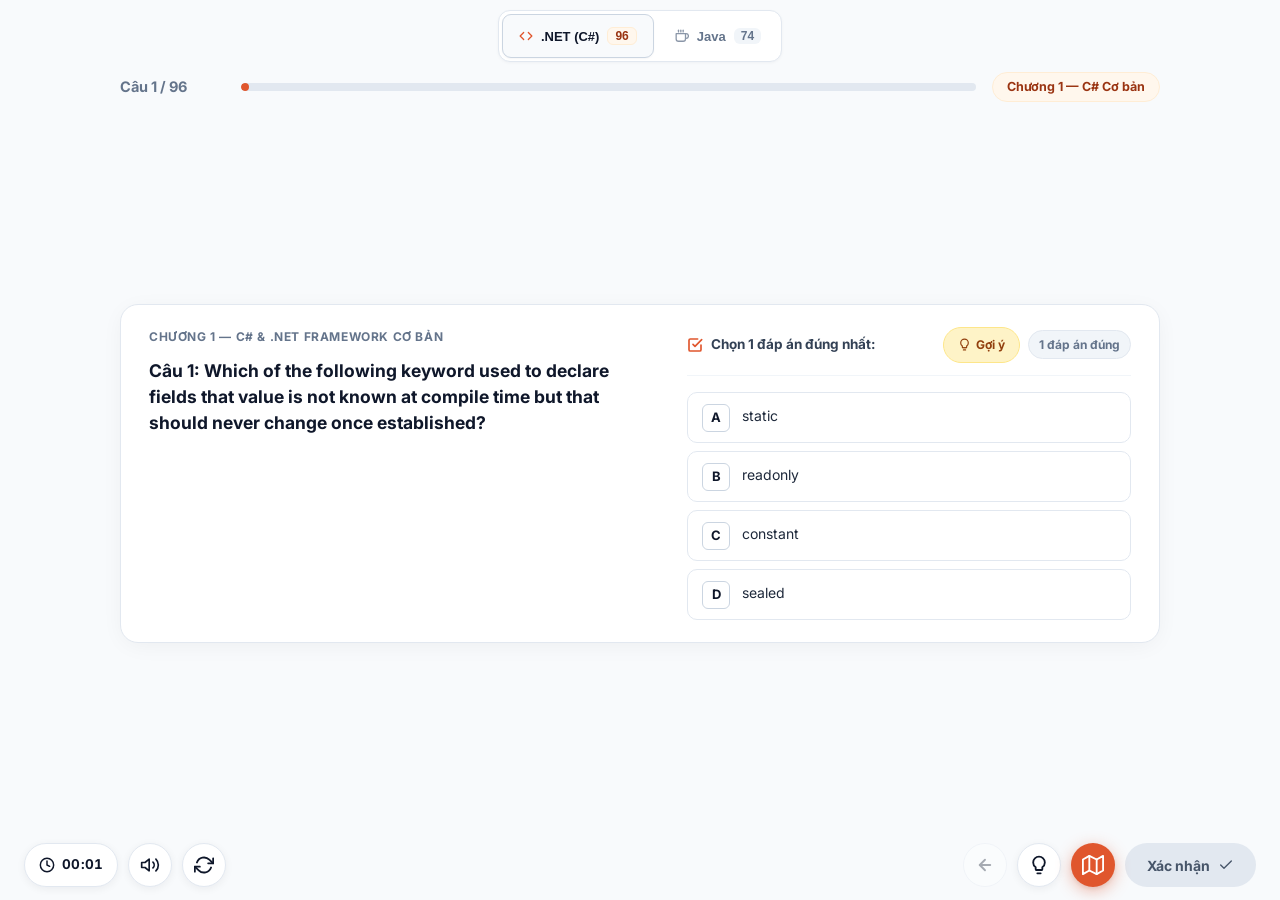
<file: index.html>
<!DOCTYPE html>
<html lang="vi">
<head>
  <meta charset="UTF-8">
  <meta name="viewport" content="width=device-width, initial-scale=1.0, viewport-fit=cover">
  <meta http-equiv="Cache-Control" content="no-cache, no-store, must-revalidate">
  <meta http-equiv="Pragma" content="no-cache">
  <meta http-equiv="Expires" content="0">
  <title>ViT - Luyện thi Trắc nghiệm .NET & Java</title>
  <link rel="icon" type="image/png" href="assets/logo.png">
  <link rel="shortcut icon" type="image/png" href="assets/logo.png">
  <link rel="apple-touch-icon" href="assets/logo.png">
  <link rel="preconnect" href="https://fonts.googleapis.com">
  <link rel="preconnect" href="https://fonts.gstatic.com" crossorigin>
  <link href="https://fonts.googleapis.com/css2?family=Instrument+Sans:wght@500;600;700&family=Inter:wght@400;500;600;700&family=JetBrains+Mono:wght@400;500;600&display=swap" rel="stylesheet">

  <style>
    /* ==========================================================================
       Global Reset & Theme Variables (Tokenized)
       ========================================================================== */
    :root {
      /* Brand Accent Tokens */
      --accent: #E0562D;
      --accent-hover: #C4431C;
      --accent-active: #C4431C;
      --accent-soft: #FFF7ED;
      --accent-border: #FFEDD5;
      --accent-text: #9A3412;
      
      /* Status Tokens (WCAG AA >= 4.5:1) */
      --ok: #15803D;
      --ok-soft: #ECFDF5;
      --ok-border: #A7F3D0;
      --ok-hover: #166534;
      
      --bad: #DC2626;
      --bad-soft: #FEF2F2;
      --bad-border: #FECACA;
      --bad-hover: #B91C1C;
      
      --warn: #92400E;
      --warn-bg: #FEF3C7;
      --warn-border: #FDE68A;
      
      /* Neutrals & Surfaces */
      --bg-main: #F8FAFC;
      --bg-card: #FFFFFF;
      --bg-subtle: #F1F5F9;
      --bg-hover: #F8FAFC;
      
      /* Typography Colors */
      --text: #0F172A;
      --text-muted: #64748B;
      --text-secondary: #334155;
      --text-dim: #94A3B8;
      
      /* Borders */
      --border: #E2E8F0;
      --border-subtle: #F1F5F9;
      --border-hover: #CBD5E1;
      
      /* Standard Radii */
      --radius-sm: 8px;
      --radius-md: 14px;
      --radius-lg: 20px;
      --radius-full: 9999px;
    }

    *, *::before, *::after {
      box-sizing: border-box;
      margin: 0;
      padding: 0;
      -webkit-tap-highlight-color: transparent;
    }

    html, body {
      margin: 0;
      padding: 0;
      background-color: var(--bg-main);
      color: var(--text);
      font-family: 'Inter', -apple-system, BlinkMacSystemFont, "Segoe UI", Roboto, sans-serif;
      line-height: 1.6;
      display: flex;
      flex-direction: column;
    }

    /* Desktop >= 769px: Single frame, absolutely NO page scrolling */
    @media (min-width: 769px) {
      html, body {
        height: 100%;
        height: 100vh;
        height: 100dvh;
        max-height: 100dvh;
        overflow: hidden;
      }
    }

    /* Mobile <= 768px: Natural momentum page scrolling */
    @media (max-width: 768px) {
      html, body {
        height: auto !important;
        min-height: 100dvh;
        max-height: none !important;
        overflow-y: auto !important;
        -webkit-overflow-scrolling: touch;
      }
    }

    /* Modal open scroll lock */
    body.modal-open {
      overflow: hidden !important;
      touch-action: none !important;
    }

    /* Fixed Top Progress Header (Bug 5: Centered 2-row layout) */
    .top-progress-container {
      width: 100%;
      display: flex;
      flex-direction: column;
      align-items: center;
      gap: 8px;
      padding: calc(10px + env(safe-area-inset-top, 0px)) 24px 4px;
      flex-shrink: 0;
      z-index: 10;
      box-sizing: border-box;
    }

    /* Progress Tracker: Constant fixed width matching full view card */
    .progress-track-wrapper {
      display: flex;
      align-items: center;
      gap: 16px;
      width: min(1040px, 92vw);
      max-width: 100%;
    }

    .progress-label {
      font-size: 14.5px;
      font-weight: 700;
      color: var(--text-muted);
      min-width: 105px;
      white-space: nowrap;
    }

    .progress-bar-bg {
      flex: 1;
      height: 8px;
      background: var(--border);
      border-radius: var(--radius-full);
      overflow: hidden;
    }

    .progress-bar-fill {
      height: 100%;
      background: var(--accent);
      width: 0.9%;
      border-radius: var(--radius-full);
      transition: width 0.3s cubic-bezier(0.4, 0, 0.2, 1);
    }

    .progress-type-tag {
      font-size: 12.5px;
      font-weight: 700;
      background: var(--accent-soft);
      color: var(--accent-text);
      border: 1px solid var(--accent-border);
      padding: 4px 14px;
      border-radius: var(--radius-full);
      white-space: nowrap;
    }

    /* ==========================================================================
       Subject Switcher UI (Bug 5, Bug 7)
       ========================================================================== */
    .subject-switcher-container {
      display: inline-flex;
      align-items: center;
      background: var(--bg-card);
      padding: 3px;
      border-radius: 12px;
      border: 1.5px solid var(--border);
      box-shadow: 0 1px 3px rgba(15, 23, 42, 0.04);
      gap: 4px;
      margin-bottom: 2px;
      z-index: 12;
    }

    .subject-pill-btn {
      display: inline-flex;
      align-items: center;
      gap: 8px;
      padding: 8px 16px;
      min-height: 44px;
      font-size: 13px;
      font-weight: 600;
      border-radius: 9px;
      border: 1.5px solid transparent;
      background: transparent;
      color: var(--text-muted);
      cursor: pointer;
      transition: all 0.16s cubic-bezier(0.16, 1, 0.3, 1);
      user-select: none;
      white-space: nowrap !important;
      flex-shrink: 0;
      box-sizing: border-box;
    }

    .subject-pill-btn svg {
      opacity: 0.75;
      transition: opacity 0.16s ease;
      flex-shrink: 0;
    }

    .subject-pill-btn:hover {
      color: var(--text);
      background: var(--bg-main);
    }

    .subject-pill-btn.is-active {
      background: var(--bg-main);
      color: var(--text);
      border-color: var(--border-hover);
      font-weight: 700;
      box-shadow: 0 1px 2px rgba(15, 23, 42, 0.04);
    }

    .subject-pill-btn.is-active svg {
      opacity: 1;
      stroke: var(--accent);
    }

    .subject-pill-btn .subject-count-badge {
      font-size: 12px;
      font-weight: 700;
      color: var(--text-muted);
      background: var(--bg-subtle);
      padding: 2px 7px;
      border-radius: 6px;
      transition: all 0.16s ease;
      display: inline-flex;
      align-items: center;
      justify-content: center;
      line-height: 1;
    }

    .subject-pill-btn.is-active .subject-count-badge {
      background: var(--accent-soft);
      color: var(--accent-text);
      border: 1px solid var(--accent-border);
    }

    /* ==========================================================================
       Container & Question Card
       ========================================================================== */
    .test-container {
      width: 100%;
      max-width: 100%;
      margin: 0 auto;
      flex: 1 1 0;
      min-height: 0;
      display: flex;
      flex-direction: column;
      justify-content: center;
      align-items: center;
      padding: 6px 20px 66px;
      box-sizing: border-box;
      position: relative;
      overflow: hidden;
    }

    @keyframes cardTransitionIn {
      0% {
        opacity: 0;
        transform: translateY(8px) scale(0.992);
      }
      100% {
        opacity: 1;
        transform: translateY(0) scale(1);
      }
    }

    .question-card {
      background: var(--bg-card);
      border: 1.5px solid var(--border);
      border-radius: 18px;
      padding: 22px 28px;
      box-shadow: 0 4px 24px -4px rgba(15, 23, 42, 0.06);
      width: min(1040px, 92vw);
      height: auto;
      max-height: calc(100dvh - 128px);
      display: flex;
      flex-direction: column;
      box-sizing: border-box;
      overflow-y: auto;
      overscroll-behavior: contain;
      margin: auto;
      transition: width 0.22s ease, max-height 0.22s ease;
    }

    .test-container.has-media-layout .question-card {
      width: min(1280px, 95vw);
    }

    .question-card.animating-in {
      animation: cardTransitionIn 0.22s cubic-bezier(0.22, 1, 0.36, 1) forwards;
    }

    .question-grid-layout {
      display: grid;
      grid-template-columns: minmax(0, 1.15fr) minmax(0, 1fr);
      gap: 28px;
      width: 100%;
      align-items: start;
    }

    .question-left-col,
    .question-right-col {
      display: flex;
      flex-direction: column;
      min-width: 0;
    }

    .question-card::-webkit-scrollbar,
    .question-left-col::-webkit-scrollbar,
    .question-right-col::-webkit-scrollbar {
      width: 5px;
    }
    .question-card::-webkit-scrollbar-track,
    .question-left-col::-webkit-scrollbar-track,
    .question-right-col::-webkit-scrollbar-track {
      background: transparent;
    }
    .question-card::-webkit-scrollbar-thumb,
    .question-left-col::-webkit-scrollbar-thumb,
    .question-right-col::-webkit-scrollbar-thumb {
      background: var(--border);
      border-radius: var(--radius-full);
    }
    .question-card::-webkit-scrollbar-thumb:hover,
    .question-left-col::-webkit-scrollbar-thumb:hover,
    .question-right-col::-webkit-scrollbar-thumb:hover {
      background: var(--border-hover);
    }

    .question-subject-badge {
      display: inline-block;
      font-size: 12px;
      font-weight: 700;
      text-transform: uppercase;
      letter-spacing: 0.05em;
      color: var(--text-muted);
      background: transparent;
      border: none;
      padding: 0;
      margin-bottom: 12px;
      width: fit-content;
    }

    .question-title {
      font-size: 17.5px;
      font-weight: 700;
      color: var(--text);
      line-height: 1.5;
      margin-bottom: 10px;
      white-space: pre-wrap;
    }

    /* Bug 9: Code Box */
    .code-box {
      background: var(--bg-main);
      border: 1px solid var(--border);
      border-radius: 10px;
      padding: 12px 16px;
      margin: 6px 0 10px;
      max-height: min(40dvh, 320px);
      overflow-y: auto;
      overflow-x: auto;
    }

    .code-box pre {
      margin: 0;
      font-family: 'JetBrains Mono', Consolas, Monaco, monospace;
      font-size: 12.5px;
      line-height: 1.55;
      color: var(--text);
      white-space: pre !important;
      overflow-x: auto;
      tab-size: 4;
      -moz-tab-size: 4;
    }

    .code-box::-webkit-scrollbar {
      height: 6px;
      width: 6px;
    }
    .code-box::-webkit-scrollbar-track {
      background: transparent;
    }
    .code-box::-webkit-scrollbar-thumb {
      background: var(--border-hover);
      border-radius: var(--radius-full);
    }

    .question-image-wrapper {
      margin: 6px 0 10px;
      border: 1px solid var(--border);
      border-radius: 10px;
      overflow: hidden;
      background: var(--bg-main);
      display: flex;
      justify-content: center;
      align-items: center;
      padding: 8px;
      max-height: 240px;
    }

    .question-image {
      max-width: 100%;
      max-height: 220px;
      height: auto;
      width: auto;
      object-fit: contain;
      border-radius: 6px;
      box-shadow: 0 2px 8px rgba(0, 0, 0, 0.06);
      cursor: zoom-in;
      transition: transform 0.2s ease;
    }
    .question-image:hover {
      transform: scale(1.015);
    }

    /* ==========================================================================
       Options & Prompt (Bug 3, Bug 4, Bug 7, Bug 8)
       ========================================================================== */
    .options-header-prompt {
      display: flex;
      align-items: center;
      justify-content: space-between;
      gap: 10px;
      font-size: 13.5px;
      font-weight: 700;
      color: var(--text-muted);
      padding-bottom: 12px;
      border-bottom: 1px solid var(--border-subtle);
      margin-bottom: 16px;
    }

    .options-prompt-text-group {
      display: flex;
      align-items: center;
      gap: 8px;
      color: var(--text-secondary);
      flex: 1 1 auto;
      min-width: 0;
      word-break: break-word;
    }

    .options-prompt-text-group svg {
      color: var(--accent);
      flex-shrink: 0;
    }

    /* Bug 3, Bug 7, Bug 8: Hint Pill */
    .btn-hint-pill {
      display: inline-flex;
      align-items: center;
      gap: 5px;
      font-size: 12px;
      font-weight: 700;
      color: var(--warn);
      background: var(--warn-bg);
      border: 1px solid var(--warn-border);
      padding: 6px 14px;
      min-height: 36px;
      border-radius: var(--radius-full);
      cursor: pointer;
      transition: all 0.15s ease;
      font-family: inherit;
      line-height: 1;
      white-space: nowrap !important;
      flex-shrink: 0 !important;
      position: relative;
    }

    .btn-hint-pill::after {
      content: '';
      position: absolute;
      inset: -6px;
    }

    .btn-hint-pill:hover {
      background: var(--warn-border);
      color: var(--warn);
      transform: translateY(-1px);
      box-shadow: 0 2px 6px rgba(146, 64, 14, 0.2);
    }

    .btn-hint-pill svg {
      color: var(--warn);
      flex-shrink: 0;
    }

    .options-count-badge {
      display: inline-flex;
      align-items: center;
      gap: 5px;
      font-size: 12px;
      font-weight: 700;
      padding: 4px 10px;
      border-radius: var(--radius-full);
      background: var(--bg-subtle);
      color: var(--text-muted);
      border: 1px solid var(--border);
      white-space: nowrap !important;
      flex-shrink: 0 !important;
    }

    .options-count-badge.is-multi {
      background: var(--accent-soft);
      color: var(--accent-text);
      border-color: var(--accent-border);
      box-shadow: 0 1px 3px rgba(224, 86, 45, 0.1);
    }

    .options-list {
      display: flex;
      flex-direction: column;
      gap: 8px;
      flex: 1 1 auto;
    }

    /* Bug 4: Option Row Alignment */
    .option-row {
      position: relative;
      display: flex;
      align-items: flex-start;
      gap: 12px;
      padding: 10px 14px;
      min-height: 44px;
      background: var(--bg-card);
      border: 1.5px solid var(--border);
      border-radius: 10px;
      cursor: pointer;
      user-select: none;
      transition: all 0.2s cubic-bezier(0.34, 1.56, 0.64, 1);
      font-size: 14px;
      color: #1E293B;
      line-height: 1.45;
      box-sizing: border-box;
    }

    .option-row:not(.verified-correct):not(.verified-wrong):not(.verified-neutral-wrong):hover {
      border-color: var(--border-hover);
      background: var(--bg-main);
      box-shadow: 0 4px 12px rgba(0, 0, 0, 0.05);
      transform: translateX(4px);
    }

    .option-row.is-selected {
      background: var(--accent-soft);
      border-color: var(--accent);
    }

    .option-badge {
      width: 28px;
      height: 28px;
      border-radius: 6px;
      background: var(--bg-card);
      border: 1.5px solid var(--border-hover);
      color: var(--text);
      font-weight: 700;
      font-size: 13px;
      display: flex;
      align-items: center;
      justify-content: center;
      flex-shrink: 0;
      margin-top: 1px;
      transition: all 0.15s ease;
      font-family: 'Inter', sans-serif;
    }

    .option-row:hover .option-badge {
      border-color: #94A3B8;
    }

    @keyframes badgePop {
      0% { transform: scale(0.8); }
      50% { transform: scale(1.18); }
      100% { transform: scale(1); }
    }

    .option-row.is-selected .option-badge {
      background: var(--accent);
      border-color: var(--accent);
      color: #FFFFFF;
      font-weight: 800;
      animation: badgePop 0.25s cubic-bezier(0.34, 1.56, 0.64, 1);
    }

    /* Option Text first line aligns with badge center, padding-right prevents verdict overlap */
    .option-text {
      flex: 1;
      padding-top: 3.5px;
      line-height: 1.45;
      padding-right: 84px;
      user-select: text;
      -webkit-user-select: text;
    }

    @keyframes verdictPopIn {
      0% { opacity: 0; transform: scale(0.5); }
      70% { transform: scale(1.12); }
      100% { opacity: 1; transform: scale(1); }
    }

    .verdict-tag {
      position: absolute;
      top: 10px;
      right: 12px;
      font-size: 12px;
      font-weight: 700;
      padding: 3px 10px;
      border-radius: var(--radius-full);
      text-transform: uppercase;
      letter-spacing: 0.03em;
      display: none;
      white-space: nowrap;
    }

    @keyframes correctPulse {
      0% { box-shadow: 0 0 0 0 rgba(21, 128, 61, 0.45); transform: scale(1); }
      50% { box-shadow: 0 0 0 8px rgba(21, 128, 61, 0); transform: scale(1.015); }
      100% { box-shadow: 0 0 0 0 rgba(21, 128, 61, 0); transform: scale(1); }
    }

    @keyframes wrongShake {
      0%, 100% { transform: translateX(0); }
      20% { transform: translateX(-6px); }
      40% { transform: translateX(6px); }
      60% { transform: translateX(-4px); }
      80% { transform: translateX(4px); }
    }

    /* Bug 8: Verified states with WCAG AA >= 4.5:1 */
    .option-row.verified-correct {
      border: 2px solid var(--ok) !important;
      background: var(--ok-soft) !important;
      animation: correctPulse 0.45s ease-out;
    }

    .option-row.verified-correct .verdict-tag {
      display: inline-block;
      background: var(--ok);
      color: #FFFFFF;
      animation: verdictPopIn 0.28s cubic-bezier(0.34, 1.56, 0.64, 1);
    }

    .option-row.verified-correct .option-badge {
      border-color: var(--ok) !important;
      background: var(--ok) !important;
      color: #FFFFFF !important;
    }

    .option-row.verified-wrong {
      border: 2px solid var(--bad) !important;
      background: var(--bad-soft) !important;
      animation: wrongShake 0.38s ease-in-out;
    }

    .option-row.verified-wrong .verdict-tag {
      display: inline-block;
      background: var(--bad);
      color: #FFFFFF;
      animation: verdictPopIn 0.28s cubic-bezier(0.34, 1.56, 0.64, 1);
    }

    .option-row.verified-wrong .option-badge {
      border-color: var(--bad) !important;
      background: var(--bad) !important;
      color: #FFFFFF !important;
    }

    .option-row.verified-correct,
    .option-row.verified-wrong,
    .option-row.verified-neutral-wrong {
      cursor: default;
    }

    .option-row.verified-neutral-wrong {
      border-color: var(--border);
      opacity: 0.6;
    }

    .option-row.verified-neutral-wrong .verdict-tag {
      display: none;
    }

    .option-row.verified-neutral-wrong .option-badge {
      background: var(--bg-subtle);
      border-color: var(--border-hover);
      color: var(--text-dim);
    }

    /* ==========================================================================
       Bottom Dock & Buttons (Bug 6, Bug 7, Bug 8)
       ========================================================================== */
    .test-actions-bar {
      position: fixed;
      bottom: 12px;
      right: 24px;
      z-index: 99;
      display: flex;
      align-items: center;
      gap: 10px;
      height: 46px;
    }

    .btn-next-question {
      background: var(--accent);
      color: #FFFFFF;
      font-family: 'Inter', sans-serif;
      font-size: 14px;
      font-weight: 700;
      height: 44px;
      padding: 0 22px;
      border-radius: var(--radius-full);
      border: none;
      cursor: pointer;
      display: inline-flex;
      align-items: center;
      justify-content: center;
      gap: 8px;
      box-shadow: 0 4px 16px rgba(224, 86, 45, 0.35), 0 2px 4px rgba(0, 0, 0, 0.08);
      transition: all 0.2s ease;
      box-sizing: border-box;
    }

    .btn-next-question:hover:not(:disabled) {
      background: var(--accent-hover);
      transform: translateY(-2px);
      box-shadow: 0 6px 20px rgba(224, 86, 45, 0.5);
    }

    /* Bug 6 & Bug 8: Disabled submit state has #E2E8F0 bg, #475569 text (contrast 6.15:1), no opacity */
    .btn-next-question:disabled {
      background: #E2E8F0 !important;
      color: #475569 !important;
      opacity: 1 !important;
      cursor: not-allowed;
      transform: none;
      box-shadow: none !important;
      pointer-events: none;
    }

    /* Bug 6: btn-prev-question kept visible and dimmed when disabled */
    .btn-prev-question {
      width: 44px;
      height: 44px;
      border-radius: 50%;
      background: var(--bg-card);
      border: 1.5px solid var(--border);
      color: var(--text);
      cursor: pointer;
      display: inline-flex;
      align-items: center;
      justify-content: center;
      box-shadow: 0 2px 8px rgba(15, 23, 42, 0.06);
      transition: all 0.2s ease;
      box-sizing: border-box;
      flex-shrink: 0;
    }

    .btn-prev-question:hover:not(:disabled) {
      background: var(--bg-subtle);
      color: var(--text);
      border-color: var(--border-hover);
      transform: translateY(-2px);
      box-shadow: 0 4px 12px rgba(15, 23, 42, 0.1);
    }

    .btn-prev-question:disabled {
      opacity: 0.35 !important;
      cursor: not-allowed;
      transform: none;
      box-shadow: none;
      pointer-events: none;
    }

    .btn-proof-image {
      width: 44px;
      height: 44px;
      border-radius: 50%;
      background: var(--bg-card);
      border: 1.5px solid var(--border);
      color: var(--text);
      cursor: pointer;
      display: inline-flex;
      align-items: center;
      justify-content: center;
      box-shadow: 0 2px 8px rgba(15, 23, 42, 0.06);
      transition: all 0.2s ease;
      box-sizing: border-box;
      flex-shrink: 0;
    }

    .btn-proof-image:hover {
      background: var(--bg-subtle);
      color: var(--text);
      border-color: var(--border-hover);
      transform: translateY(-2px);
      box-shadow: 0 4px 12px rgba(15, 23, 42, 0.1);
    }

    .sound-action-wrapper {
      position: relative;
      display: inline-flex;
      align-items: center;
      justify-content: center;
    }

    .btn-sound-toggle {
      width: 44px;
      height: 44px;
      border-radius: 50%;
      background: var(--bg-card);
      color: var(--text);
      border: 1.5px solid var(--border);
      cursor: pointer;
      display: inline-flex;
      align-items: center;
      justify-content: center;
      box-shadow: 0 2px 8px rgba(15, 23, 42, 0.06);
      transition: all 0.2s ease;
      box-sizing: border-box;
      flex-shrink: 0;
    }

    .btn-sound-toggle:hover {
      background: var(--bg-subtle);
      color: var(--text);
      border-color: var(--border-hover);
      transform: translateY(-2px);
      box-shadow: 0 4px 12px rgba(15, 23, 42, 0.1);
    }

    .btn-sound-toggle.is-muted {
      background: var(--bg-card);
      color: var(--text-dim);
      border: 1.5px solid var(--border);
      box-shadow: 0 2px 8px rgba(15, 23, 42, 0.04);
    }

    .btn-sound-toggle.is-muted:hover {
      background: var(--bg-subtle);
      color: var(--text-muted);
      border-color: var(--border-hover);
      transform: translateY(-2px);
      box-shadow: 0 4px 12px rgba(15, 23, 42, 0.08);
    }

    .sound-volume-popover {
      width: 44px;
      height: 132px;
      padding: 16px 0;
      border-radius: var(--radius-full);
      background: var(--bg-card);
      border: 1px solid var(--border);
      box-shadow: 0 12px 28px -4px rgba(15, 23, 42, 0.18), 0 4px 10px rgba(0, 0, 0, 0.05);
      position: absolute;
      bottom: calc(100% + 12px);
      left: 50%;
      transform: translateX(-50%) translateY(8px);
      opacity: 0;
      visibility: hidden;
      transition: opacity 0.2s cubic-bezier(0.22, 1, 0.36, 1), transform 0.2s cubic-bezier(0.22, 1, 0.36, 1), visibility 0.2s ease;
      display: flex;
      justify-content: center;
      align-items: center;
      z-index: 105;
      box-sizing: border-box;
      pointer-events: none;
    }

    .sound-volume-popover::after {
      content: '';
      position: absolute;
      bottom: -14px;
      left: 0;
      right: 0;
      height: 14px;
      pointer-events: auto;
    }

    .sound-action-wrapper:hover .sound-volume-popover,
    .sound-action-wrapper.is-dragging .sound-volume-popover {
      opacity: 1;
      visibility: visible;
      transform: translateX(-50%) translateY(0);
      pointer-events: auto;
    }

    .volume-slider-track {
      width: 6px;
      height: 100%;
      background: var(--border);
      border-radius: var(--radius-full);
      position: relative;
      cursor: pointer;
      touch-action: none;
      user-select: none;
    }

    .volume-slider-fill {
      position: absolute;
      bottom: 0;
      left: 0;
      width: 100%;
      background: var(--accent);
      border-radius: var(--radius-full);
      pointer-events: none;
      transition: height 0.04s ease-out;
    }

    .volume-slider-thumb {
      position: absolute;
      left: 50%;
      width: 14px;
      height: 14px;
      background: var(--accent);
      border: 2px solid #FFFFFF;
      border-radius: 50%;
      transform: translate(-50%, 50%);
      box-shadow: 0 2px 6px rgba(224, 86, 45, 0.45);
      pointer-events: none;
      transition: transform 0.1s ease, bottom 0.04s ease-out;
    }

    .sound-action-wrapper:hover .volume-slider-thumb,
    .sound-action-wrapper.is-dragging .volume-slider-thumb {
      transform: translate(-50%, 50%) scale(1.2);
    }

    .btn-next-question:active,
    .btn-map-toggle:active,
    .map-cell:active,
    .btn-reset-map:active,
    .btn-prev-question:active,
    .btn-proof-image:active,
    .btn-sound-toggle:active,
    .btn-timer-toggle:active,
    .btn-reset-toggle:active {
      transform: scale(0.93) !important;
    }

    .map-action-wrapper {
      position: relative;
      display: inline-flex;
    }

    .btn-map-toggle {
      width: 44px;
      height: 44px;
      border-radius: 50%;
      background: var(--accent);
      color: #FFFFFF;
      border: none;
      cursor: pointer;
      display: inline-flex;
      align-items: center;
      justify-content: center;
      box-shadow: 0 4px 16px rgba(224, 86, 45, 0.4), 0 2px 4px rgba(0, 0, 0, 0.08);
      transition: all 0.2s ease;
      box-sizing: border-box;
      flex-shrink: 0;
    }

    .btn-map-toggle:hover {
      background: var(--accent-hover);
      transform: translateY(-2px);
      box-shadow: 0 6px 20px rgba(224, 86, 45, 0.5);
    }

    /* ==========================================================================
       Secondary Actions Bar (Timer, Reset, Sound)
       ========================================================================== */
    .test-secondary-actions-bar {
      position: fixed;
      bottom: 12px;
      left: 24px;
      z-index: 99;
      display: flex;
      align-items: center;
      gap: 10px;
      height: 46px;
    }

    .btn-reset-toggle,
    .btn-timer-toggle {
      width: 44px;
      height: 44px;
      border-radius: 50%;
      background: var(--bg-card);
      color: var(--text);
      border: 1.5px solid var(--border);
      cursor: pointer;
      display: inline-flex;
      align-items: center;
      justify-content: center;
      box-shadow: 0 2px 8px rgba(15, 23, 42, 0.06);
      transition: all 0.2s ease;
      box-sizing: border-box;
      font-family: 'Inter', sans-serif;
      font-size: 13.5px;
      font-weight: 700;
      user-select: none;
      flex-shrink: 0;
    }

    .btn-reset-toggle:hover,
    .btn-timer-toggle:hover {
      background: var(--bg-subtle);
      color: var(--text);
      border-color: var(--border-hover);
      transform: translateY(-2px);
      box-shadow: 0 4px 12px rgba(15, 23, 42, 0.1);
    }

    .btn-timer-toggle.is-counting {
      width: auto;
      min-width: 44px;
      height: 44px;
      padding: 0 14px;
      border-radius: var(--radius-full);
      gap: 7px;
      background: var(--bg-card);
      color: var(--text);
      border: 1.5px solid var(--border);
      box-shadow: 0 2px 8px rgba(15, 23, 42, 0.06);
    }

    .btn-timer-toggle.is-counting:hover {
      background: var(--bg-subtle);
      color: var(--text);
      border-color: var(--border-hover);
      transform: translateY(-2px);
      box-shadow: 0 4px 12px rgba(15, 23, 42, 0.1);
    }

    .btn-timer-toggle .timer-digits {
      font-variant-numeric: tabular-nums;
      letter-spacing: 0.02em;
      line-height: 1;
    }

    .map-popover {
      position: absolute;
      bottom: calc(100% + 14px);
      right: 0;
      width: 420px;
      background: var(--bg-card);
      border: 1px solid var(--border);
      border-radius: 16px;
      box-shadow: 0 16px 36px -4px rgba(15, 23, 42, 0.2), 0 4px 12px rgba(0, 0, 0, 0.06);
      padding: 16px;
      opacity: 0;
      visibility: hidden;
      transform: translateY(8px);
      transition: opacity 0.2s ease, transform 0.2s ease, visibility 0.2s ease;
      pointer-events: none;
      z-index: 100;
    }

    .map-popover::after {
      content: '';
      position: absolute;
      bottom: -16px;
      left: 0;
      right: 0;
      height: 16px;
    }

    .map-action-wrapper:hover .map-popover,
    .map-action-wrapper:focus-within .map-popover,
    .map-popover:hover {
      opacity: 1;
      visibility: visible;
      transform: translateY(0);
      pointer-events: auto;
    }

    .map-popover-header {
      display: flex;
      align-items: center;
      justify-content: space-between;
      margin-bottom: 12px;
      padding-bottom: 8px;
      border-bottom: 1px solid var(--border-subtle);
    }

    .map-popover-title {
      font-size: 15px;
      font-weight: 800;
      color: var(--text);
      letter-spacing: -0.01em;
    }

    .map-popover-progress {
      font-size: 12px;
      font-weight: 700;
      color: var(--accent-text);
      background: var(--accent-soft);
      padding: 2px 8px;
      border-radius: var(--radius-full);
    }

    .btn-reset-map {
      background: none;
      border: 1px solid var(--border);
      color: var(--text-muted);
      font-size: 12px;
      font-weight: 600;
      padding: 4px 10px;
      min-height: 28px;
      border-radius: 6px;
      cursor: pointer;
      transition: all 0.15s ease;
      font-family: inherit;
      position: relative;
    }

    .btn-reset-map::after {
      content: '';
      position: absolute;
      inset: -8px;
    }

    .btn-reset-map:hover {
      background: var(--bad-soft);
      color: var(--bad);
      border-color: var(--bad-border);
    }

    .map-scroll-area {
      max-height: 380px;
      overflow-y: auto;
      padding: 4px 6px 4px 4px;
      margin-bottom: 0;
    }

    .map-scroll-area::-webkit-scrollbar {
      width: 4px;
    }
    .map-scroll-area::-webkit-scrollbar-track {
      background: var(--bg-subtle);
      border-radius: 4px;
    }
    .map-scroll-area::-webkit-scrollbar-thumb {
      background: var(--border-hover);
      border-radius: 4px;
    }

    .map-question-preview {
      position: absolute;
      right: calc(100% + 14px);
      bottom: 0;
      width: 340px;
      max-width: calc(100vw - 440px);
      max-height: min(420px, calc(100vh - 120px));
      overflow-y: auto;
      overflow-x: hidden;
      overscroll-behavior: contain;
      background: var(--bg-card);
      border: 1px solid var(--border);
      border-radius: 16px;
      padding: 16px 18px;
      box-shadow: 0 16px 36px -4px rgba(15, 23, 42, 0.22), 0 4px 12px rgba(0, 0, 0, 0.06);
      pointer-events: none;
      z-index: 110;
      box-sizing: border-box;
      opacity: 0;
      visibility: hidden;
      transform: translateX(10px) scale(0.96);
      transition: opacity 0.18s cubic-bezier(0.22, 1, 0.36, 1), transform 0.18s cubic-bezier(0.22, 1, 0.36, 1), visibility 0.18s ease;
    }

    .map-question-preview.is-visible {
      opacity: 1;
      visibility: visible;
      transform: translateX(0) scale(1);
    }

    .map-preview-header {
      display: flex;
      align-items: center;
      justify-content: space-between;
      gap: 8px;
      margin-bottom: 8px;
    }

    .map-preview-chapter {
      font-size: 12px;
      font-weight: 700;
      text-transform: uppercase;
      letter-spacing: 0.04em;
      color: var(--accent-text);
      background: var(--accent-soft);
      border: 1px solid var(--accent-border);
      padding: 2px 8px;
      border-radius: 6px;
      white-space: nowrap;
      overflow: hidden;
      text-overflow: ellipsis;
      max-width: 200px;
    }

    .map-preview-status {
      font-size: 12px;
      font-weight: 700;
      padding: 2px 8px;
      border-radius: var(--radius-full);
      flex-shrink: 0;
    }

    .map-preview-status.is-correct {
      background: var(--ok-soft);
      color: var(--ok);
      border: 1px solid var(--ok-border);
    }

    .map-preview-status.is-wrong {
      background: var(--bad-soft);
      color: var(--bad);
      border: 1px solid var(--bad-border);
    }

    .map-preview-status.is-unanswered {
      background: var(--bg-subtle);
      color: var(--text-muted);
      border: 1px solid var(--border);
    }

    .map-preview-title {
      font-size: 13.5px;
      font-weight: 700;
      color: var(--text);
      line-height: 1.5;
      margin-bottom: 8px;
      display: -webkit-box;
      -webkit-line-clamp: 5;
      -webkit-box-orient: vertical;
      overflow: hidden;
      white-space: pre-wrap;
      word-break: break-word;
    }

    .map-preview-media {
      margin-top: 6px;
    }

    .map-preview-code {
      font-family: 'JetBrains Mono', monospace;
      font-size: 11px;
      line-height: 1.45;
      background: var(--text);
      color: var(--bg-main);
      padding: 10px 12px;
      border-radius: 10px;
      max-height: 150px;
      overflow: hidden;
      position: relative;
      white-space: pre;
      margin: 0;
    }

    .map-preview-code::after {
      content: '';
      position: absolute;
      bottom: 0;
      left: 0;
      right: 0;
      height: 24px;
      background: linear-gradient(to bottom, transparent, var(--text));
      pointer-events: none;
    }

    .map-preview-thumb {
      max-height: 140px;
      width: 100%;
      object-fit: contain;
      border-radius: 8px;
      border: 1px solid var(--border);
      background: var(--bg-main);
      padding: 6px;
      display: block;
      box-sizing: border-box;
    }

    .chapter-section-header {
      font-size: 12px;
      font-weight: 700;
      color: var(--text-secondary);
      background: var(--bg-subtle);
      padding: 5px 10px;
      border-radius: 6px;
      margin: 10px 0 8px;
      display: flex;
      justify-content: space-between;
      align-items: center;
    }

    .chapter-section-header:first-child {
      margin-top: 0;
    }

    /* Bug 7: Map Grid cells >= 40px, gap >= 6px, font >= 12px */
    .map-grid {
      display: grid;
      grid-template-columns: repeat(8, 1fr);
      gap: 6px;
      margin-bottom: 8px;
    }

    .map-cell {
      aspect-ratio: 1 / 1;
      min-width: 40px;
      min-height: 40px;
      border-radius: 6px;
      font-size: 12.5px;
      font-weight: 700;
      display: flex;
      align-items: center;
      justify-content: center;
      cursor: pointer;
      border: 1.5px solid transparent;
      transition: all 0.15s ease;
      user-select: none;
      background: none;
      padding: 0;
      font-family: inherit;
    }

    .map-cell.status-unanswered {
      background: var(--bg-subtle);
      color: var(--text-secondary);
      border-color: var(--border);
    }

    .map-cell.status-unanswered:hover {
      background: var(--border);
      color: var(--text);
      border-color: var(--border-hover);
      transform: translateY(-1px);
    }

    .map-cell.status-correct {
      background: var(--ok);
      color: #FFFFFF;
      border-color: var(--ok);
    }

    .map-cell.status-correct:hover {
      background: var(--ok-hover);
      transform: translateY(-1px);
    }

    .map-cell.status-wrong {
      background: var(--bad);
      color: #FFFFFF;
      border-color: var(--bad);
    }

    .map-cell.status-wrong:hover {
      background: var(--bad-hover);
      transform: translateY(-1px);
    }

    .map-cell.is-current {
      position: relative;
      z-index: 2;
      border: 2px solid var(--accent) !important;
      box-shadow: 0 0 0 2px rgba(224, 86, 45, 0.35);
    }

    /* Image Lightbox Modal Overlay */
    .image-lightbox-overlay {
      position: fixed;
      top: 0;
      left: 0;
      width: 100vw;
      height: 100vh;
      height: 100dvh;
      background: rgba(15, 23, 42, 0.75);
      backdrop-filter: blur(6px);
      -webkit-backdrop-filter: blur(6px);
      z-index: 9999;
      display: flex;
      align-items: center;
      justify-content: center;
      padding: 20px;
      box-sizing: border-box;
      opacity: 0;
      pointer-events: none;
      transition: opacity 0.2s cubic-bezier(0.16, 1, 0.3, 1);
    }

    .image-lightbox-overlay.active {
      opacity: 1;
      pointer-events: auto;
    }

    .image-lightbox-card {
      background: var(--bg-card);
      border-radius: 16px;
      box-shadow: 0 25px 50px -12px rgba(15, 23, 42, 0.4), 0 0 0 1px rgba(255, 255, 255, 0.2);
      display: flex;
      flex-direction: column;
      max-width: min(980px, 94vw);
      max-height: 90vh;
      overflow: hidden;
      transform: scale(0.96) translateY(8px);
      transition: transform 0.22s cubic-bezier(0.16, 1, 0.3, 1);
    }

    .image-lightbox-overlay.active .image-lightbox-card {
      transform: scale(1) translateY(0);
    }

    .image-lightbox-header {
      display: flex;
      align-items: center;
      justify-content: space-between;
      padding: 12px 18px;
      border-bottom: 1px solid var(--border-subtle);
      background: #FAFAFA;
      flex-shrink: 0;
    }

    .image-lightbox-title-box {
      display: flex;
      align-items: center;
      gap: 8px;
      color: var(--accent);
      font-weight: 700;
      font-size: 14px;
    }

    .image-lightbox-close {
      background: transparent;
      border: none;
      cursor: pointer;
      color: var(--text-muted);
      width: 44px;
      height: 44px;
      border-radius: 50%;
      display: flex;
      align-items: center;
      justify-content: center;
      transition: all 0.15s ease;
    }

    .image-lightbox-close:hover {
      background: var(--border);
      color: var(--text);
    }

    .image-lightbox-body {
      overflow-y: auto;
      padding: 16px;
      display: flex;
      justify-content: center;
      align-items: center;
      background: var(--bg-main);
    }

    .image-lightbox-img {
      max-width: 100%;
      height: auto;
      max-height: calc(90vh - 80px);
      object-fit: contain;
      border-radius: 8px;
      box-shadow: 0 4px 16px rgba(0, 0, 0, 0.08);
      border: 1px solid var(--border);
      cursor: default;
    }

    /* Quote VFX Stage */
    .quote-vfx-stage {
      position: fixed;
      left: 50%;
      bottom: 12px;
      transform: translate(-50%, 60px) scale(0.9);
      z-index: 95;
      pointer-events: none;
      width: min(860px, calc(100vw - 360px));
      opacity: 0;
      transition: transform 0.4s cubic-bezier(0.34, 1.56, 0.64, 1), opacity 0.35s ease;
      display: flex;
      flex-direction: column;
      align-items: center;
      justify-content: center;
      user-select: none;
    }

    .quote-vfx-stage.active {
      transform: translate(-50%, 0) scale(1);
      opacity: 1;
    }

    .quote-vfx-stage.active .quote-arc-svg {
      animation: quoteBobPulse 2.3s ease-in-out infinite;
    }

    .quote-vfx-stage.shake .quote-arc-svg {
      animation: quoteTrollShake 0.45s ease-in-out, quoteBobPulse 2.3s ease-in-out 0.45s infinite;
    }

    .quote-vfx-stage.is-fading {
      opacity: 0 !important;
      transform: translate(-50%, 24px) scale(0.92) !important;
      transition: opacity 0.55s ease-out, transform 0.55s ease-out !important;
    }

    @keyframes quoteBobPulse {
      0% { transform: translateY(0) scale(0.96); }
      50% { transform: translateY(-16px) scale(1.05); }
      100% { transform: translateY(0) scale(0.96); }
    }

    @keyframes quoteTrollShake {
      0%, 100% { transform: translateY(0) rotate(0deg); }
      20% { transform: translateY(-4px) rotate(-2.5deg); }
      40% { transform: translateY(3px) rotate(2.5deg); }
      60% { transform: translateY(-2px) rotate(-1.5deg); }
      80% { transform: translateY(1px) rotate(1.2deg); }
    }

    .quote-arc-svg {
      width: 100%;
      height: auto;
      overflow: visible;
      filter: drop-shadow(0 8px 24px rgba(0, 0, 0, 0.18));
      transform-origin: center center;
    }

    .quote-arc-text {
      font-family: 'Inter', -apple-system, BlinkMacSystemFont, "Segoe UI", Roboto, sans-serif;
      font-weight: 900;
      letter-spacing: 0.04em;
      text-transform: uppercase;
      paint-order: stroke fill;
      stroke: #FFFFFF;
      stroke-width: 5px;
      stroke-linecap: round;
      stroke-linejoin: round;
    }

    @media (hover: hover) and (pointer: fine) {
      .option-row:not(.is-selected):not(.verified-correct):not(.verified-wrong):not(.verified-neutral-wrong):hover {
        border-color: var(--border-hover);
        background: var(--bg-main);
        box-shadow: 0 4px 12px rgba(0, 0, 0, 0.05);
        transform: translateX(4px);
      }
      .option-row:hover .option-badge {
        border-color: #94A3B8;
      }
      .btn-next-question:hover:not(:disabled) {
        background: var(--accent-hover);
        transform: translateY(-2px);
        box-shadow: 0 8px 24px rgba(224, 86, 45, 0.45);
      }
      .btn-prev-question:hover:not(:disabled),
      .btn-proof-image:hover,
      .btn-sound-toggle:hover,
      .btn-reset-toggle:hover,
      .btn-timer-toggle:hover,
      .btn-timer-toggle.is-counting:hover {
        background: var(--bg-subtle);
        color: var(--text);
        border-color: var(--border-hover);
        transform: translateY(-2px);
        box-shadow: 0 4px 12px rgba(15, 23, 42, 0.1);
      }
      .btn-sound-toggle.is-muted:hover {
        background: var(--bg-subtle);
        color: var(--text-muted);
        border-color: var(--border-hover);
        transform: translateY(-2px);
        box-shadow: 0 4px 12px rgba(15, 23, 42, 0.08);
      }
      .btn-map-toggle:hover {
        background: var(--accent-hover);
        transform: translateY(-2px);
        box-shadow: 0 6px 20px rgba(224, 86, 45, 0.5);
      }
      .btn-reset-map:hover {
        background: var(--bad-soft);
        color: var(--bad);
        border-color: var(--bad-border);
      }
      .map-action-wrapper:hover .map-popover,
      .map-action-wrapper:focus-within .map-popover,
      .map-popover:hover {
        opacity: 1;
        visibility: visible;
        transform: translateY(0);
        pointer-events: auto;
      }
      .sound-action-wrapper:hover .sound-volume-popover,
      .sound-action-wrapper.is-dragging .sound-volume-popover,
      .sound-volume-popover:hover {
        opacity: 1;
        visibility: visible;
        transform: translateX(-50%) translateY(0);
        pointer-events: auto;
      }
      .sound-action-wrapper:hover .volume-slider-thumb,
      .sound-action-wrapper.is-dragging .volume-slider-thumb {
        transform: translate(-50%, 50%) scale(1.2);
      }
      .map-cell.status-unanswered:hover {
        background: var(--border);
        color: var(--text);
        transform: scale(1.08);
      }
      .map-cell.status-correct:hover {
        background: var(--ok-hover);
        transform: scale(1.08);
      }
      .map-cell.status-wrong:hover {
        background: var(--bad-hover);
        transform: scale(1.08);
      }
      .question-image:hover {
        transform: scale(1.015);
      }
    }

    .map-popover.is-open {
      opacity: 1 !important;
      visibility: visible !important;
      transform: translateY(0) !important;
      pointer-events: auto !important;
    }

    .sound-volume-popover.is-open {
      opacity: 1 !important;
      visibility: visible !important;
      transform: translateX(-50%) translateY(0) !important;
      pointer-events: auto !important;
    }

    /* ==========================================================================
       Explanation & Hint Modal (Bug 10, Bug 7, Bug 8)
       ========================================================================== */
    .explanation-modal-overlay {
      position: fixed !important;
      inset: 0 !important;
      top: 0 !important;
      left: 0 !important;
      right: 0 !important;
      bottom: 0 !important;
      width: 100vw !important;
      height: 100vh !important;
      height: 100dvh !important;
      background: rgba(15, 23, 42, 0.72) !important;
      backdrop-filter: blur(14px) !important;
      -webkit-backdrop-filter: blur(14px) !important;
      z-index: 999999 !important;
      display: none;
      align-items: center !important;
      justify-content: center !important;
      padding: 24px !important;
      box-sizing: border-box !important;
      opacity: 0;
      pointer-events: none;
      transition: opacity 0.22s cubic-bezier(0.16, 1, 0.3, 1);
    }
    .explanation-modal-overlay.active {
      display: flex !important;
      opacity: 1 !important;
      pointer-events: auto !important;
    }
    .explanation-modal-card {
      background: var(--bg-card) !important;
      border-radius: var(--radius-lg) !important;
      box-shadow: 0 25px 60px -15px rgba(0, 0, 0, 0.5), 0 0 0 1px rgba(0, 0, 0, 0.08) !important;
      display: flex !important;
      flex-direction: column !important;
      width: 100% !important;
      max-width: 680px !important;
      max-height: min(85vh, 85dvh) !important;
      overflow: hidden !important;
      box-sizing: border-box !important;
      margin: auto !important;
      position: relative !important;
      z-index: 1000000 !important;
      transform: scale(0.94) translateY(12px);
      transition: transform 0.22s cubic-bezier(0.16, 1, 0.3, 1);
    }
    .explanation-modal-overlay.active .explanation-modal-card {
      transform: scale(1) translateY(0) !important;
    }
    .explanation-modal-header {
      display: flex;
      align-items: center;
      justify-content: space-between;
      padding: 14px 20px;
      border-bottom: 1px solid var(--border-subtle);
      background: #FAFAFA;
      flex-shrink: 0;
    }
    .explanation-modal-title-box {
      display: flex;
      align-items: center;
      gap: 10px;
      color: var(--accent);
      font-weight: 700;
      font-size: 14.5px;
      overflow: hidden;
      text-overflow: ellipsis;
      white-space: nowrap;
    }
    .explanation-modal-close {
      background: transparent;
      border: none;
      cursor: pointer;
      color: var(--text-muted);
      width: 44px;
      height: 44px;
      min-width: 44px;
      min-height: 44px;
      border-radius: 50%;
      display: flex;
      align-items: center;
      justify-content: center;
      flex-shrink: 0;
      transition: all 0.15s ease;
      box-sizing: border-box;
    }
    .explanation-modal-close:hover {
      background: var(--border);
      color: var(--text);
    }
    .explanation-modal-body {
      flex: 1 1 auto;
      min-height: 0;
      overflow-y: auto;
      overflow-x: hidden;
      overscroll-behavior: contain;
      padding: 22px;
      padding-bottom: calc(22px + env(safe-area-inset-bottom, 0px));
      display: flex;
      flex-direction: column;
      gap: 16px;
      background: var(--bg-card);
      color: var(--text);
      font-size: 14px;
      line-height: 1.65;
      box-sizing: border-box;
    }
    .explanation-modal-body::-webkit-scrollbar {
      width: 6px;
    }
    .explanation-modal-body::-webkit-scrollbar-track {
      background: transparent;
    }
    .explanation-modal-body::-webkit-scrollbar-thumb {
      background: var(--border-hover);
      border-radius: var(--radius-full);
    }
    .explanation-modal-body::-webkit-scrollbar-thumb:hover {
      background: #94A3B8;
    }
    .explanation-chapter-tag {
      display: inline-block;
      font-size: 12px;
      font-weight: 700;
      text-transform: uppercase;
      letter-spacing: 0.04em;
      color: var(--accent-text);
      background: var(--accent-soft);
      border: 1px solid var(--accent-border);
      padding: 3px 10px;
      border-radius: 6px;
    }
    .explanation-question-title {
      font-size: 15px;
      font-weight: 700;
      color: var(--text);
      line-height: 1.5;
      margin: 0;
      word-break: break-word;
      overflow-wrap: break-word;
    }
    .explanation-correct-box {
      background: var(--ok-soft);
      border: 1.5px solid var(--ok-border);
      border-radius: 12px;
      padding: 14px 16px;
    }
    .explanation-correct-box-header {
      display: flex;
      align-items: center;
      gap: 8px;
      color: var(--ok);
      font-weight: 700;
      font-size: 13.5px;
      margin-bottom: 8px;
    }
    .explanation-correct-list {
      display: flex;
      flex-direction: column;
      gap: 6px;
    }
    .explanation-correct-item {
      display: flex;
      align-items: baseline;
      gap: 8px;
      font-size: 14px;
      font-weight: 600;
      color: var(--ok-hover);
      word-break: break-word;
    }
    .explanation-correct-badge {
      display: inline-flex;
      align-items: center;
      justify-content: center;
      width: 22px;
      height: 22px;
      border-radius: 6px;
      background: var(--ok);
      color: #FFFFFF;
      font-size: 12px;
      font-weight: 700;
      flex-shrink: 0;
    }
    .explanation-content-box {
      background: var(--bg-main);
      border: 1px solid var(--border);
      border-radius: 12px;
      padding: 16px 18px;
      color: var(--text-secondary);
    }
    .explanation-content-title {
      display: flex;
      align-items: center;
      gap: 7px;
      font-size: 12px;
      font-weight: 700;
      text-transform: uppercase;
      letter-spacing: 0.05em;
      color: var(--text-muted);
      margin-bottom: 8px;
    }
    .explanation-content-text {
      font-size: 14px;
      line-height: 1.7;
      color: #1E293B;
      white-space: pre-wrap;
      word-break: break-word;
      overflow-wrap: break-word;
    }
    .explanation-proof-accordion {
      border: 1px solid var(--border);
      border-radius: 10px;
      overflow: hidden;
      background: #FAFAFA;
    }
    .explanation-proof-summary {
      display: flex;
      align-items: center;
      gap: 8px;
      padding: 10px 14px;
      font-size: 12.5px;
      font-weight: 600;
      color: var(--text-muted);
      cursor: pointer;
      user-select: none;
      transition: background 0.15s ease;
    }
    .explanation-proof-summary:hover {
      background: var(--bg-subtle);
      color: var(--text);
    }
    .explanation-proof-img-wrap {
      padding: 12px;
      background: var(--text);
      display: flex;
      justify-content: center;
    }
    .explanation-proof-img {
      max-width: 100%;
      height: auto;
      max-height: min(340px, 40vh);
      object-fit: contain;
      border-radius: 6px;
    }
    .explanation-tags-row {
      display: flex;
      align-items: center;
      gap: 8px;
      flex-wrap: wrap;
      margin-bottom: 8px;
    }
    .explanation-count-badge {
      display: inline-flex;
      align-items: center;
      font-size: 12px;
      font-weight: 700;
      padding: 3px 10px;
      border-radius: 6px;
      background: var(--bg-subtle);
      color: var(--text-muted);
      border: 1px solid var(--border);
    }
    .explanation-count-badge.is-multi {
      background: var(--accent-soft);
      color: var(--accent-text);
      border-color: var(--accent-border);
    }

    /* ==========================================================================
       Responsive Breakpoints (Bug 1, Bug 3, Bug 4, Bug 5, Bug 7, Bug 10)
       ========================================================================== */
    @media (max-width: 960px) {
      body {
        justify-content: flex-start;
      }

      .question-grid-layout,
      .has-media-layout .question-grid-layout {
        grid-template-columns: 1fr;
        gap: 20px;
      }

      /* Bug 1: Content container scrollable on <= 960px */
      .test-container,
      .test-container.has-media-layout {
        margin: 0 auto;
        padding: 12px 14px calc(96px + env(safe-area-inset-bottom, 0px)) !important;
        max-width: 100%;
        display: block !important;
        height: auto !important;
        min-height: 0 !important;
        max-height: none !important;
        overflow-y: auto !important;
        -webkit-overflow-scrolling: touch;
        overscroll-behavior: contain;
      }

      .question-card,
      .test-container.has-media-layout .question-card {
        width: 100% !important;
        max-height: none !important;
        height: auto !important;
        overflow: visible !important;
      }

      .quote-vfx-stage {
        bottom: 80px;
        width: min(860px, calc(100vw - 36px));
      }
    }

    @media (max-width: 768px) {
      html, body {
        height: auto !important;
        min-height: 100dvh;
        max-height: none !important;
        overflow-y: auto !important;
        -webkit-overflow-scrolling: touch;
      }

      .top-progress-container {
        padding: calc(8px + env(safe-area-inset-top, 0px)) 14px 0 !important;
        gap: 6px !important;
      }

      /* Bug 5: Compact Secondary Tools Bar */
      .test-secondary-actions-bar {
        position: static;
        width: 100%;
        max-width: min(1040px, 94vw);
        margin: 0 auto;
        display: flex;
        justify-content: center;
        padding: 4px 14px 0;
        gap: 8px;
        height: 44px;
        z-index: 10;
      }

      .btn-reset-toggle,
      .btn-sound-toggle,
      .btn-timer-toggle {
        width: 44px;
        height: 44px;
        min-width: 44px;
        min-height: 44px;
        font-size: 13px;
      }

      .btn-timer-toggle.is-counting {
        height: 44px;
        min-width: 44px;
        padding: 0 12px;
        font-size: 13px;
        gap: 6px;
      }

      .btn-timer-toggle.is-counting svg,
      .btn-sound-toggle svg,
      .btn-reset-toggle svg {
        width: 16px;
        height: 16px;
      }

      .sound-volume-popover {
        top: calc(100% + 8px);
        bottom: auto;
        transform: translateX(-50%) translateY(-8px);
      }

      .sound-volume-popover::after {
        top: -12px;
        bottom: auto;
        height: 12px;
      }

      .sound-action-wrapper:hover .sound-volume-popover,
      .sound-action-wrapper.is-dragging .sound-volume-popover,
      .sound-volume-popover.is-open {
        transform: translateX(-50%) translateY(0) !important;
      }

      .map-question-preview {
        display: none !important;
      }

      .test-actions-bar {
        position: fixed;
        bottom: 0;
        left: 0;
        right: 0;
        width: 100%;
        padding: 10px 14px calc(10px + env(safe-area-inset-bottom, 0px));
        background: rgba(255, 255, 255, 0.94);
        backdrop-filter: blur(12px);
        -webkit-backdrop-filter: blur(12px);
        border-top: 1px solid var(--border);
        box-shadow: 0 -4px 16px rgba(15, 23, 42, 0.05);
        display: flex;
        align-items: center;
        justify-content: space-between;
        gap: 10px;
        z-index: 99;
        box-sizing: border-box;
      }

      .btn-prev-question,
      .btn-proof-image,
      .btn-map-toggle {
        width: 44px;
        height: 44px;
        flex-shrink: 0;
      }

      .btn-next-question {
        flex: 1;
        height: 44px;
        padding: 0 16px;
        font-size: 14px;
        justify-content: center;
      }

      .quote-vfx-stage {
        bottom: calc(76px + env(safe-area-inset-bottom, 0px));
        width: calc(100vw - 24px);
      }
    }

    @media (max-width: 640px) {
      .progress-track-wrapper {
        flex-wrap: wrap;
        gap: 8px 12px;
      }

      .progress-label {
        order: 1;
        font-size: 13.5px;
        min-width: auto;
      }

      .progress-type-tag {
        order: 2;
        margin-left: auto;
        font-size: 12px;
        padding: 3px 10px;
        max-width: 65%;
        overflow: hidden;
        text-overflow: ellipsis;
        white-space: nowrap;
      }

      .progress-bar-bg {
        order: 3;
        flex: 0 0 100%;
        height: 6px;
      }

      .subject-switcher-container {
        width: 100%;
        max-width: 340px;
        justify-content: center;
      }

      .subject-pill-btn {
        flex: 1;
        justify-content: center;
        padding: 6px 10px;
        font-size: 12.5px;
        min-height: 44px;
      }

      .question-card {
        padding: 16px 14px;
      }

      /* Bug 4: mobile text alignment & padding */
      .option-text {
        padding-right: 78px;
        font-size: 13.5px;
        padding-top: 3.5px;
      }

      .verdict-tag {
        font-size: 11.5px;
        padding: 2px 8px;
        right: 10px;
        top: 10px;
      }

      .map-popover {
        position: fixed;
        left: 12px;
        right: 12px;
        bottom: calc(74px + env(safe-area-inset-bottom, 0px));
        width: auto;
        max-width: none;
        z-index: 100;
        padding: 12px;
      }

      .map-grid {
        grid-template-columns: repeat(7, 1fr);
        gap: 6px;
      }

      .map-cell {
        font-size: 12px;
        min-width: 40px;
        min-height: 40px;
        height: 40px;
      }

      .map-scroll-area {
        max-height: 320px;
        padding: 3px 5px 3px 3px;
      }

      .explanation-modal-overlay {
        padding: 10px !important;
      }

      .explanation-modal-card {
        max-height: calc(100dvh - 20px) !important;
        border-radius: 16px !important;
      }

      .explanation-modal-body {
        padding: 16px;
        padding-bottom: calc(16px + env(safe-area-inset-bottom, 0px));
      }
    }

    /* Bug 3: Extra Narrow Phone (<= 380px) */
    @media (max-width: 380px) {
      .options-header-prompt {
        flex-wrap: wrap;
        gap: 8px;
      }
      .btn-hint-pill {
        align-self: flex-start;
      }
    }
  </style>
</head>
<body>

  <!-- Top Progress Bar (Fixed at top center, comfortable spacing, stable fixed width) -->
  <header class="top-progress-container">
    <!-- Subject Switcher (Consistent theme styling, SVG icons, zero emojis) -->
    <nav class="subject-switcher-container" role="tablist" aria-label="Chọn môn thi">
      <button type="button" class="subject-pill-btn is-active" id="btn-subject-net" data-subject="net" role="tab" aria-selected="true" title="Luyện thi .NET (C#)">
        <svg width="14" height="14" viewBox="0 0 24 24" fill="none" stroke="currentColor" stroke-width="2.2" stroke-linecap="round" stroke-linejoin="round" aria-hidden="true">
          <polyline points="16 18 22 12 16 6"></polyline>
          <polyline points="8 6 2 12 8 18"></polyline>
        </svg>
        <span>.NET (C#)</span>
        <span class="subject-count-badge">96</span>
      </button>
      <button type="button" class="subject-pill-btn" id="btn-subject-java" data-subject="java" role="tab" aria-selected="false" title="Luyện thi Java">
        <svg width="14" height="14" viewBox="0 0 24 24" fill="none" stroke="currentColor" stroke-width="2.2" stroke-linecap="round" stroke-linejoin="round" aria-hidden="true">
          <path d="M18 8h1a4 4 0 0 1 0 8h-1"></path>
          <path d="M2 8h16v9a4 4 0 0 1-4 4H6a4 4 0 0 1-4-4V8z"></path>
          <line x1="6" y1="2" x2="6" y2="5"></line>
          <line x1="10" y1="2" x2="10" y2="5"></line>
          <line x1="14" y1="2" x2="14" y2="5"></line>
        </svg>
        <span>Java</span>
        <span class="subject-count-badge">74</span>
      </button>
    </nav>

    <div class="progress-track-wrapper">
      <div class="progress-label" id="progress-text">Câu 1 / 74</div>
      <div class="progress-bar-bg">
        <div class="progress-bar-fill" id="progress-fill"></div>
      </div>
      <div class="progress-type-tag" id="progress-tag">Chương 1 — Kiến thức cơ bản</div>
    </div>
  </header>

  <!-- Secondary Actions Bar (Desktop: Fixed Bottom-Left; Mobile: Compact utility bar below top progress header) -->
  <div class="test-secondary-actions-bar" aria-label="Bộ đếm thời gian, âm lượng và làm lại">
    <!-- Timer Button -->
    <button type="button" class="btn-timer-toggle is-counting" id="btn-timer-toggle" aria-label="Bộ đếm thời gian" title="Đang tính giờ làm bài (Click để đặt về 0 và dừng lại)">
      <svg width="16" height="16" viewBox="0 0 24 24" fill="none" stroke="currentColor" stroke-width="2.2" stroke-linecap="round" stroke-linejoin="round">
        <circle cx="12" cy="12" r="10"></circle>
        <polyline points="12 6 12 12 16 14"></polyline>
      </svg>
      <span class="timer-digits">00:00</span>
    </button>

    <!-- Sound Action Wrapper (Volume Popover + Toggle Button) -->
    <div class="sound-action-wrapper" id="sound-action-wrapper">
      <div class="sound-volume-popover" id="sound-volume-popover" aria-label="Chỉnh âm lượng">
        <div class="volume-slider-track" id="volume-slider-track">
          <div class="volume-slider-fill" id="volume-slider-fill"></div>
          <div class="volume-slider-thumb" id="volume-slider-thumb"></div>
        </div>
      </div>
      <button type="button" class="btn-sound-toggle" id="btn-sound-toggle" aria-label="Bật/Tắt âm thanh" title="Âm thanh (Bật/Tắt)">
        <svg width="20" height="20" viewBox="0 0 24 24" fill="none" stroke="currentColor" stroke-width="2" stroke-linecap="round" stroke-linejoin="round" id="sound-toggle-icon">
          <polygon points="11 5 6 9 2 9 2 15 6 15 11 19 11 5"></polygon>
          <path d="M19.07 4.93a10 10 0 0 1 0 14.14M15.54 8.46a5 5 0 0 1 0 7.07"></path>
        </svg>
      </button>
    </div>

    <!-- Reset Exam Button -->
    <button type="button" class="btn-reset-toggle" id="btn-reset-all" aria-label="Làm lại từ đầu" title="Xoá lịch sử & làm lại từ đầu">
      <svg width="20" height="20" viewBox="0 0 24 24" fill="none" stroke="currentColor" stroke-width="2.2" stroke-linecap="round" stroke-linejoin="round">
        <polyline points="23 4 23 10 17 10"></polyline>
        <polyline points="1 20 1 14 7 14"></polyline>
        <path d="M3.51 9a9 9 0 0 1 14.85-3.36L23 10M1 14l4.64 4.36A9 9 0 0 0 20.49 15"></path>
      </svg>
    </button>
  </div>

  <!-- MAIN TEST AREA -->
  <main class="test-container">
    <!-- Active Question Card Content -->
    <div class="question-card" id="question-card">
      <!-- Injected by JS -->
    </div>

    <!-- Actions Bar -->
    <div class="test-actions-bar">
      <!-- Previous Question Button -->
      <button type="button" class="btn-prev-question" id="btn-prev-question" title="Câu trước (Phím ←)" aria-label="Câu trước">
        <svg width="18" height="18" viewBox="0 0 24 24" fill="none" stroke="currentColor" stroke-width="2.5" stroke-linecap="round" stroke-linejoin="round">
          <line x1="19" y1="12" x2="5" y2="12"></line>
          <polyline points="12 19 5 12 12 5"></polyline>
        </svg>
      </button>

      <!-- Hint / Explanation Button (Sát bên trái nút Map) -->
      <button type="button" class="btn-proof-image" id="btn-proof-image" title="Gợi ý & Đáp án chi tiết (Phím H / P / K)" aria-label="Gợi ý & Đáp án chi tiết">
        <svg width="20" height="20" viewBox="0 0 24 24" fill="none" stroke="currentColor" stroke-width="2.2" stroke-linecap="round" stroke-linejoin="round">
          <path d="M9 18h6"></path>
          <path d="M10 22h4"></path>
          <path d="M12 2a7 7 0 0 0-7 7c0 2.38 1.19 4.47 3 5.74V17a1 1 0 0 0 1 1h6a1 1 0 0 0 1-1v-2.26c1.81-1.27 3-3.36 3-5.74a7 7 0 0 0-7-7z"></path>
        </svg>
      </button>

      <!-- Question Map Popover Wrapper (Ở giữa nút quay lui/ảnh và nút xác nhận) -->
      <div class="map-action-wrapper" id="map-action-wrapper">
        <div class="map-popover" id="map-popover" role="tooltip" aria-hidden="true">
          <!-- Floating Mini-Screen Question Preview Card -->
          <div class="map-question-preview" id="map-question-preview" aria-hidden="true">
            <div class="map-preview-header">
              <span class="map-preview-chapter" id="map-preview-chapter"></span>
              <span class="map-preview-status" id="map-preview-status"></span>
            </div>
            <div class="map-preview-title" id="map-preview-title"></div>
            <div class="map-preview-media" id="map-preview-media"></div>
          </div>

          <div class="map-popover-header">
            <div style="display: flex; align-items: center; gap: 8px;">
              <span class="map-popover-title">Map</span>
              <button type="button" class="btn-reset-map" id="btn-reset-exam" title="Xoá lịch sử & làm lại từ đầu">Làm lại</button>
            </div>
            <span class="map-popover-progress" id="map-progress-count">0/74</span>
          </div>
          <div class="map-scroll-area" id="map-scroll-area">
            <!-- Injected by JS -->
          </div>
        </div>

        <button type="button" class="btn-map-toggle" id="btn-map-toggle" aria-label="Bản đồ câu hỏi" title="Bản đồ câu hỏi (Phím M)">
          <svg width="22" height="22" viewBox="0 0 24 24" fill="none" stroke="currentColor" stroke-width="2" stroke-linecap="round" stroke-linejoin="round">
            <polygon points="1 6 1 22 8 18 16 22 23 18 23 2 16 6 8 2 1 6"></polygon>
            <line x1="8" y1="2" x2="8" y2="18"></line>
            <line x1="16" y1="6" x2="16" y2="22"></line>
          </svg>
        </button>
      </div>

      <!-- Main Action (Xác nhận / Tiếp theo) -->
      <button type="button" class="btn-next-question" id="btn-main-action">
        <span id="btn-action-text">Xác nhận</span>
        <svg width="16" height="16" viewBox="0 0 24 24" fill="none" stroke="currentColor" stroke-width="2" stroke-linecap="round" stroke-linejoin="round" id="btn-action-icon">
          <polyline points="20 6 9 17 4 12"></polyline>
        </svg>
      </button>
    </div>
  </main>

  <!-- Quote VFX Stage (Bottom-Center Gap between actions) -->
  <div id="quote-vfx-stage" class="quote-vfx-stage" aria-live="polite">
    <!-- Injected dynamically by JS -->
  </div>

    <!-- Explanation & Theory Modal (Hint & Answers) -->
  <div id="explanation-modal" class="explanation-modal-overlay" role="dialog" aria-modal="true" aria-label="Giải thích chi tiết & Đáp án">
    <div class="explanation-modal-card">
      <div class="explanation-modal-header">
        <div class="explanation-modal-title-box">
          <svg width="19" height="19" viewBox="0 0 24 24" fill="none" stroke="currentColor" stroke-width="2.2" stroke-linecap="round" stroke-linejoin="round">
            <path d="M9 18h6"></path>
            <path d="M10 22h4"></path>
            <path d="M12 2a7 7 0 0 0-7 7c0 2.38 1.19 4.47 3 5.74V17a1 1 0 0 0 1 1h6a1 1 0 0 0 1-1v-2.26c1.81-1.27 3-3.36 3-5.74a7 7 0 0 0-7-7z"></path>
          </svg>
          <span id="explanation-modal-title">Giải thích câu hỏi & Đáp án</span>
        </div>
        <button type="button" class="explanation-modal-close" id="btn-close-explanation" onclick="closeExplanationModal()" title="Đóng (Escape / K / H / P)" aria-label="Đóng">
          <svg width="20" height="20" viewBox="0 0 24 24" fill="none" stroke="currentColor" stroke-width="2.2" stroke-linecap="round" stroke-linejoin="round">
            <line x1="18" y1="6" x2="6" y2="18"></line>
            <line x1="6" y1="6" x2="18" y2="18"></line>
          </svg>
        </button>
      </div>
      <div class="explanation-modal-body" id="explanation-modal-body">
        <!-- Content injected dynamically via JavaScript -->
      </div>
    </div>
  </div>

  <!-- Load Quotes Configuration (Works seamlessly over file://) -->
  <script src="quotes.js"></script>
  <script>
    /* ==========================================================================
       Java 74-Question Exam Suite - Scope: Mở đầu đến Chương 4 (Interface & Package)
       ========================================================================== */
    const JAVA_BENCHMARK_QUESTIONS = [
  {
    "id": 1,
    "originalId": 1,
    "chapter": "Mở đầu : Giới thiệu tổng quan",
    "chapterTag": "Mở đầu — Tổng quan",
    "title": "Câu 1: Chương trình dịch Java thực hiện theo các bước nào? (slide 29)",
    "prompt": "Chọn một phương án đúng nhất:",
    "code": null,
    "image": null,
    "isMultiple": false,
    "options": [
      {
        "label": "A",
        "text": "Java codes -> interpreter -> bytecode -> run"
      },
      {
        "label": "B",
        "text": "Java codes -> compile -> run"
      },
      {
        "label": "C",
        "text": "Java codes  -> compiler -> bytecode -> interpreter"
      },
      {
        "label": "D",
        "text": "Java codes -> run directly"
      }
    ],
    "correctAnswers": [
      "C"
    ]
  },
  {
    "id": 2,
    "originalId": 10,
    "chapter": "Mở đầu : Giới thiệu tổng quan",
    "chapterTag": "Mở đầu — Tổng quan",
    "title": "Câu 2: Đoạn chương trình trên sẽ in ra gì nếu chúng ta thực thi với thông số dòng lệnh như sau: \n\nC:\\> java B hello you",
    "prompt": "Chọn một phương án đúng nhất:",
    "code": null,
    "image": "images/q_10.png",
    "isMultiple": false,
    "options": [
      {
        "label": "A",
        "text": "A. B"
      },
      {
        "label": "B",
        "text": "B. hello"
      },
      {
        "label": "C",
        "text": "C. you"
      },
      {
        "label": "D",
        "text": "D. Exception raised : \"java.lang.ArrayIndexOutOfBoundsException : 2\""
      }
    ],
    "correctAnswers": [
      "D"
    ]
  },
  {
    "id": 3,
    "originalId": 39,
    "chapter": "Mở đầu : Giới thiệu tổng quan",
    "chapterTag": "Mở đầu — Tổng quan",
    "title": "Câu 3: Bạn nhập mã Java vào file nguồn. Bây giờ muốn lưu và biên dịch nó. Hãy chọn đáp án đúng",
    "prompt": "Chọn một hoặc nhiều phương án đúng:",
    "code": null,
    "image": null,
    "isMultiple": true,
    "options": [
      {
        "label": "A",
        "text": "Save it in a file called Yourclass.java and compile it with javac Yourclass.java"
      },
      {
        "label": "B",
        "text": "Save it in a file called Myclass.java and compile it with javac Myclass.java"
      },
      {
        "label": "C",
        "text": "Save it in a file called Myclass.jav and compile it with javac Myclass.java"
      },
      {
        "label": "D",
        "text": "None of the above"
      },
      {
        "label": "E",
        "text": "Save it in a file called Myclass.jav and compile it with javac Myclass"
      }
    ],
    "correctAnswers": [
      "A",
      "B"
    ]
  },
  {
    "id": 4,
    "originalId": 40,
    "chapter": "Mở đầu : Giới thiệu tổng quan",
    "chapterTag": "Mở đầu — Tổng quan",
    "title": "Câu 4: Hãy chọn đáp án đúng nếu muốn chạy file mã nguồn Simple",
    "prompt": "Chọn một phương án đúng nhất:",
    "code": null,
    "image": null,
    "isMultiple": false,
    "options": [
      {
        "label": "A",
        "text": "To Compile: javac Simple.java          To Run: java Simple"
      },
      {
        "label": "B",
        "text": "To Compile: javac Simple                  To Run: java Simple.java"
      },
      {
        "label": "C",
        "text": "To Compile: java Simple.java             To Run: javac Simple"
      },
      {
        "label": "D",
        "text": "To Compile: java  Simple                   To Run: javac Simple.java"
      }
    ],
    "correctAnswers": [
      "A"
    ]
  },
  {
    "id": 5,
    "originalId": 50,
    "chapter": "Chương 1 : Sơ lược lập trình hướng đối tượng",
    "chapterTag": "Chương 1 — Sơ lược OOP",
    "title": "Câu 5: When a subclass method have the same name, parameter list, and return type as a method in the parent class, this method is said to be what?",
    "prompt": "Chọn một phương án đúng nhất:",
    "code": null,
    "image": null,
    "isMultiple": false,
    "options": [
      {
        "label": "A",
        "text": "A. Extended"
      },
      {
        "label": "B",
        "text": "B. Overloaded"
      },
      {
        "label": "C",
        "text": "C. Overextended"
      },
      {
        "label": "D",
        "text": "D. Overridden"
      }
    ],
    "correctAnswers": [
      "D"
    ]
  },
  {
    "id": 6,
    "originalId": 51,
    "chapter": "Chương 1 : Sơ lược lập trình hướng đối tượng",
    "chapterTag": "Chương 1 — Sơ lược OOP",
    "title": "Câu 6: When two or more methods in the same class have the same name, they are said to be what?",
    "prompt": "Chọn một phương án đúng nhất:",
    "code": null,
    "image": null,
    "isMultiple": false,
    "options": [
      {
        "label": "A",
        "text": "A. an implementation detail"
      },
      {
        "label": "B",
        "text": "B. overriden"
      },
      {
        "label": "C",
        "text": "C. an interface"
      },
      {
        "label": "D",
        "text": "D. overloaded"
      }
    ],
    "correctAnswers": [
      "D"
    ]
  },
  {
    "id": 7,
    "originalId": 55,
    "chapter": "Chương 1 : Sơ lược lập trình hướng đối tượng",
    "chapterTag": "Chương 1 — Sơ lược OOP",
    "title": "Câu 7: Những phương thức nào sau đây khai báo hợp lệ?",
    "prompt": "Chọn một phương án đúng nhất:",
    "code": "public short M(){\nbyte m=120;\nreturn m;\n}\npublic int N(){\nlong n=500;\nreturn n;\n}\npublic Boolean P(){\nboolean p=true;\nreturn p;\n}\npublic long Q(){\nfloat q=300F;\nreturn q;\n}",
    "image": null,
    "isMultiple": false,
    "options": [
      {
        "label": "A",
        "text": "A. M()"
      },
      {
        "label": "B",
        "text": "B. N()"
      },
      {
        "label": "C",
        "text": "C. P()"
      },
      {
        "label": "D",
        "text": "D. Q()"
      }
    ],
    "correctAnswers": [
      "A"
    ]
  },
  {
    "id": 8,
    "originalId": 56,
    "chapter": "Chương 1 : Sơ lược lập trình hướng đối tượng",
    "chapterTag": "Chương 1 — Sơ lược OOP",
    "title": "Câu 8: Khi phương thức được gọi thì các lệnh trong phương thức được thực hiện cho đến khi nào?",
    "prompt": "Chọn một phương án đúng nhất:",
    "code": null,
    "image": null,
    "isMultiple": false,
    "options": [
      {
        "label": "A",
        "text": "A. Cho đến khi gặp lệnh \"return\" hoặc \"}\" ở cuối phương thức"
      },
      {
        "label": "B",
        "text": "B. Cho đến hết phương thức"
      },
      {
        "label": "C",
        "text": "C. Cho đến khi gặp lệnh \"exit\""
      },
      {
        "label": "D",
        "text": "D. Cho đến khi gặp lệnh \"break\""
      }
    ],
    "correctAnswers": [
      "A"
    ]
  },
  {
    "id": 9,
    "originalId": 75,
    "chapter": "Chương 1 : Sơ lược lập trình hướng đối tượng",
    "chapterTag": "Chương 1 — Sơ lược OOP",
    "title": "Câu 9: Chọn phương án chính xác:",
    "prompt": "Chọn một phương án đúng nhất:",
    "code": null,
    "image": "images/q_75.png",
    "isMultiple": false,
    "options": [
      {
        "label": "A",
        "text": "running"
      },
      {
        "label": "B",
        "text": "Compile Time Error (final cant be inherited)"
      }
    ],
    "correctAnswers": [
      "A"
    ]
  },
  {
    "id": 10,
    "originalId": 78,
    "chapter": "Chương 1 : Sơ lược lập trình hướng đối tượng",
    "chapterTag": "Chương 1 — Sơ lược OOP",
    "title": "Câu 10: Chọn phương án chính xác:",
    "prompt": "Chọn một phương án đúng nhất:",
    "code": null,
    "image": "images/q_78.png",
    "isMultiple": false,
    "options": [
      {
        "label": "A",
        "text": "animal is eating"
      },
      {
        "label": "B",
        "text": "dog is eating"
      },
      {
        "label": "C",
        "text": "Compile Time Error"
      }
    ],
    "correctAnswers": [
      "B"
    ]
  },
  {
    "id": 11,
    "originalId": 79,
    "chapter": "Chương 1 : Sơ lược lập trình hướng đối tượng",
    "chapterTag": "Chương 1 — Sơ lược OOP",
    "title": "Câu 11: Chọn phương án chính xác:",
    "prompt": "Chọn một phương án đúng nhất:",
    "code": null,
    "image": "images/q_79.png",
    "isMultiple": false,
    "options": [
      {
        "label": "A",
        "text": "ok downcasting performed"
      },
      {
        "label": "B",
        "text": "Compile Time Error"
      },
      {
        "label": "C",
        "text": "ClassCastException is thrown at runtime"
      }
    ],
    "correctAnswers": [
      "A"
    ]
  },
  {
    "id": 12,
    "originalId": 2,
    "chapter": "Chương 2 : Giới thiệu về Java",
    "chapterTag": "Chương 2 — Giới thiệu Java",
    "title": "Câu 12: Đâu là bộ từ khoá của java (slide 44)",
    "prompt": "Chọn một phương án đúng nhất:",
    "code": null,
    "image": null,
    "isMultiple": false,
    "options": [
      {
        "label": "A",
        "text": "static, short , sleep, join"
      },
      {
        "label": "B",
        "text": "abstract, boolean, transient, volatile"
      },
      {
        "label": "C",
        "text": "thrown, finally, document, new"
      },
      {
        "label": "D",
        "text": "string, integer,  char, catch"
      }
    ],
    "correctAnswers": [
      "B"
    ]
  },
  {
    "id": 13,
    "originalId": 8,
    "chapter": "Chương 2 : Giới thiệu về Java",
    "chapterTag": "Chương 2 — Giới thiệu Java",
    "title": "Câu 13: Tên biến nào sau đây hợp lệ ?",
    "prompt": "Chọn một phương án đúng nhất:",
    "code": null,
    "image": null,
    "isMultiple": false,
    "options": [
      {
        "label": "A",
        "text": "case"
      },
      {
        "label": "B",
        "text": "Tất cả đều sai"
      },
      {
        "label": "C",
        "text": "1MyNumber"
      },
      {
        "label": "D",
        "text": "Int"
      },
      {
        "label": "E",
        "text": "char"
      }
    ],
    "correctAnswers": [
      "D"
    ]
  },
  {
    "id": 14,
    "originalId": 29,
    "chapter": "Chương 2 : Giới thiệu về Java",
    "chapterTag": "Chương 2 — Giới thiệu Java",
    "title": "Câu 14: Phương thức main() nào được biên dịch?",
    "prompt": "Chọn một phương án đúng nhất:",
    "code": null,
    "image": null,
    "isMultiple": false,
    "options": [
      {
        "label": "A",
        "text": "A. static public void main(String args[]) {}"
      },
      {
        "label": "B",
        "text": "B. public static void main(String []a) {}"
      },
      {
        "label": "C",
        "text": "C. static public void main(String arg[]) {}"
      },
      {
        "label": "D",
        "text": "D. All correct"
      }
    ],
    "correctAnswers": [
      "D"
    ]
  },
  {
    "id": 15,
    "originalId": 30,
    "chapter": "Chương 2 : Giới thiệu về Java",
    "chapterTag": "Chương 2 — Giới thiệu Java",
    "title": "Câu 15: Khẳng định nào đúng với đoạn mã sau?",
    "prompt": "Chọn một phương án đúng nhất:",
    "code": "public class A{\npublic static void main(String s[]) {\nint i; \nSystem.out.print(\"i=\"+i); i=25;\n}\n}",
    "image": null,
    "isMultiple": false,
    "options": [
      {
        "label": "A",
        "text": "A. Chương trình sẽ biên dịch nhưng sẽ xuất hiện lỗi trong khi thực thi"
      },
      {
        "label": "B",
        "text": "B. Chương trình sẽ biên dịch và xuất giá trị 0 ra màn hình"
      },
      {
        "label": "C",
        "text": "C. Chương trình không biên dịch và xuất ra lỗi"
      },
      {
        "label": "D",
        "text": "D. Tất cả đều sai"
      }
    ],
    "correctAnswers": [
      "C"
    ]
  },
  {
    "id": 16,
    "originalId": 37,
    "chapter": "Chương 2 : Giới thiệu về Java",
    "chapterTag": "Chương 2 — Giới thiệu Java",
    "title": "Câu 16: Chọn đáp án sai ?",
    "prompt": "Chọn một hoặc nhiều phương án đúng:",
    "code": null,
    "image": null,
    "isMultiple": true,
    "options": [
      {
        "label": "A",
        "text": "static void main (String args[]){}"
      },
      {
        "label": "B",
        "text": "public static void main(String args[]) {}"
      },
      {
        "label": "C",
        "text": "public void main (String args[]){}"
      },
      {
        "label": "D",
        "text": "public static void main(String a[]) {}"
      }
    ],
    "correctAnswers": [
      "A",
      "C"
    ]
  },
  {
    "id": 17,
    "originalId": 38,
    "chapter": "Chương 2 : Giới thiệu về Java",
    "chapterTag": "Chương 2 — Giới thiệu Java",
    "title": "Câu 17: Chọn đáp án đúng ?",
    "prompt": "Chọn một hoặc nhiều phương án đúng:",
    "code": null,
    "image": null,
    "isMultiple": true,
    "options": [
      {
        "label": "A",
        "text": "public static void main (String args) {}"
      },
      {
        "label": "B",
        "text": "public static void main (String args[]) {}"
      },
      {
        "label": "C",
        "text": "public static void main (String[] args){}"
      },
      {
        "label": "D",
        "text": "public static void main (String[] b){}"
      }
    ],
    "correctAnswers": [
      "B",
      "C",
      "D"
    ]
  },
  {
    "id": 18,
    "originalId": 3,
    "chapter": "Chương 3 : Các thành phần cơ bản - Cấu trúc chương trình Java",
    "chapterTag": "Chương 3 — Thành phần cơ bản & Cấu trúc Java",
    "title": "Câu 18: Đâu là kiểu khai báo mảng có 3 phần tử đúng?",
    "prompt": "Chọn một phương án đúng nhất:",
    "code": null,
    "image": null,
    "isMultiple": false,
    "options": [
      {
        "label": "A",
        "text": "int size[] = new int(3);"
      },
      {
        "label": "B",
        "text": "int size[] = new int[3];"
      },
      {
        "label": "C",
        "text": "int[] size = new int(3);"
      },
      {
        "label": "D",
        "text": "int size[] = new int[3]{3, 4, 5};"
      }
    ],
    "correctAnswers": [
      "B"
    ]
  },
  {
    "id": 19,
    "originalId": 6,
    "chapter": "Chương 3 : Các thành phần cơ bản - Cấu trúc chương trình Java",
    "chapterTag": "Chương 3 — Thành phần cơ bản & Cấu trúc Java",
    "title": "Câu 19: Chọn phương án chính xác:",
    "prompt": "Chọn một phương án đúng nhất:",
    "code": null,
    "image": "images/q_6.png",
    "isMultiple": false,
    "options": [
      {
        "label": "A",
        "text": "5 100 200 10 300 15 400 20 25 500"
      },
      {
        "label": "B",
        "text": "5 10 15 20 25 100 200 300 400 500"
      },
      {
        "label": "C",
        "text": "100 200 300 400 500 5 10 15 20 25"
      },
      {
        "label": "D",
        "text": "100 5 200 10 300 15 400 20 500 25"
      }
    ],
    "correctAnswers": [
      "B"
    ]
  },
  {
    "id": 20,
    "originalId": 7,
    "chapter": "Chương 3 : Các thành phần cơ bản - Cấu trúc chương trình Java",
    "chapterTag": "Chương 3 — Thành phần cơ bản & Cấu trúc Java",
    "title": "Câu 20: Cho đoạn mã nguồn Java sau:",
    "prompt": "Chọn một phương án đúng nhất:",
    "code": "class A{   \n      int a=40;      \n\n      public static void main(String args[]){    System.out.println(a);   }  \n\n}",
    "image": null,
    "isMultiple": false,
    "options": [
      {
        "label": "A",
        "text": "40"
      },
      {
        "label": "B",
        "text": "0"
      },
      {
        "label": "C",
        "text": "Compile Error"
      }
    ],
    "correctAnswers": [
      "C"
    ]
  },
  {
    "id": 21,
    "originalId": 14,
    "chapter": "Chương 3 : Các thành phần cơ bản - Cấu trúc chương trình Java",
    "chapterTag": "Chương 3 — Thành phần cơ bản & Cấu trúc Java",
    "title": "Câu 21: Cho khai báo mảng 2 chiều như sau:\nint m[ ][ ]=new int[3][4];\nPhần nào sau đây dùng để xác định số cột của mảng hai chiều?",
    "prompt": "Chọn một phương án đúng nhất:",
    "code": null,
    "image": null,
    "isMultiple": false,
    "options": [
      {
        "label": "A",
        "text": "A. m.length();"
      },
      {
        "label": "B",
        "text": "B. m[0].length;"
      },
      {
        "label": "C",
        "text": "C. m.length(3);"
      },
      {
        "label": "D",
        "text": "D. m[].length;"
      }
    ],
    "correctAnswers": [
      "B"
    ]
  },
  {
    "id": 22,
    "originalId": 15,
    "chapter": "Chương 3 : Các thành phần cơ bản - Cấu trúc chương trình Java",
    "chapterTag": "Chương 3 — Thành phần cơ bản & Cấu trúc Java",
    "title": "Câu 22: Câu lệnh nào sau đây khai báo đúng một mảng 6 số nguyên?",
    "prompt": "Chọn một phương án đúng nhất:",
    "code": null,
    "image": null,
    "isMultiple": false,
    "options": [
      {
        "label": "A",
        "text": "A. int a[]={1,2,3,4,5,6}"
      },
      {
        "label": "B",
        "text": "B. int a[];"
      },
      {
        "label": "C",
        "text": "C. int a[] = new int[6];"
      },
      {
        "label": "D",
        "text": "D. int a[] = new int(6);"
      }
    ],
    "correctAnswers": [
      "C"
    ]
  },
  {
    "id": 23,
    "originalId": 16,
    "chapter": "Chương 3 : Các thành phần cơ bản - Cấu trúc chương trình Java",
    "chapterTag": "Chương 3 — Thành phần cơ bản & Cấu trúc Java",
    "title": "Câu 23: What will be the output of the following program?",
    "prompt": "Chọn một phương án đúng nhất:",
    "code": "class N{\n       public static void main(String s[])\n    {\n         int x= 11 & 9;\n         System.out.print(x);\n     }\n}",
    "image": null,
    "isMultiple": false,
    "options": [
      {
        "label": "A",
        "text": "A. 8"
      },
      {
        "label": "B",
        "text": "B. 9"
      },
      {
        "label": "C",
        "text": "C. 10"
      },
      {
        "label": "D",
        "text": "D. 11"
      }
    ],
    "correctAnswers": [
      "B"
    ]
  },
  {
    "id": 24,
    "originalId": 17,
    "chapter": "Chương 3 : Các thành phần cơ bản - Cấu trúc chương trình Java",
    "chapterTag": "Chương 3 — Thành phần cơ bản & Cấu trúc Java",
    "title": "Câu 24: What will be the output of the following program?",
    "prompt": "Chọn một phương án đúng nhất:",
    "code": null,
    "image": "images/q_17.png",
    "isMultiple": false,
    "options": [
      {
        "label": "A",
        "text": "A. true false true false"
      },
      {
        "label": "B",
        "text": "B. true true false true"
      },
      {
        "label": "C",
        "text": "C. false true false true"
      },
      {
        "label": "D",
        "text": "D. false false true true"
      }
    ],
    "correctAnswers": [
      "B"
    ]
  },
  {
    "id": 25,
    "originalId": 18,
    "chapter": "Chương 3 : Các thành phần cơ bản - Cấu trúc chương trình Java",
    "chapterTag": "Chương 3 — Thành phần cơ bản & Cấu trúc Java",
    "title": "Câu 25: What will be the output of the following program? (u,v=?)",
    "prompt": "Chọn một phương án đúng nhất:",
    "code": null,
    "image": "images/q_18.png",
    "isMultiple": false,
    "options": [
      {
        "label": "A",
        "text": "A. u=11,v=14"
      },
      {
        "label": "B",
        "text": "B. u=14,v=11"
      },
      {
        "label": "C",
        "text": "C. u=12,v=14"
      },
      {
        "label": "D",
        "text": "D. u=14,v=12"
      }
    ],
    "correctAnswers": [
      "A"
    ]
  },
  {
    "id": 26,
    "originalId": 19,
    "chapter": "Chương 3 : Các thành phần cơ bản - Cấu trúc chương trình Java",
    "chapterTag": "Chương 3 — Thành phần cơ bản & Cấu trúc Java",
    "title": "Câu 26: What will be the output of the following program?",
    "prompt": "Chọn một phương án đúng nhất:",
    "code": "int a=10;\ndo{\nSystem.out.print(a%2); a/=2;\n}while(a!=0);",
    "image": null,
    "isMultiple": false,
    "options": [
      {
        "label": "A",
        "text": "A. 0101"
      },
      {
        "label": "B",
        "text": "B. 1011"
      },
      {
        "label": "C",
        "text": "C. 1010"
      },
      {
        "label": "D",
        "text": "D. Another answer"
      }
    ],
    "correctAnswers": [
      "A"
    ]
  },
  {
    "id": 27,
    "originalId": 20,
    "chapter": "Chương 3 : Các thành phần cơ bản - Cấu trúc chương trình Java",
    "chapterTag": "Chương 3 — Thành phần cơ bản & Cấu trúc Java",
    "title": "Câu 27: Để chuyển một chuỗi chứa giá trị nguyên (String) sang một số nguyên (int) thì sẽ dùng phương thức nào sau đây?",
    "prompt": "Chọn một phương án đúng nhất:",
    "code": null,
    "image": null,
    "isMultiple": false,
    "options": [
      {
        "label": "A",
        "text": "A. tolnteger() thuộc lớp Integer"
      },
      {
        "label": "B",
        "text": "B. Parseln() thuộc lớp String"
      },
      {
        "label": "C",
        "text": "C. parselnt() thuộc lớp Integer"
      },
      {
        "label": "D",
        "text": "D. tolnteger() thuộc lớp string"
      }
    ],
    "correctAnswers": [
      "C"
    ]
  },
  {
    "id": 28,
    "originalId": 21,
    "chapter": "Chương 3 : Các thành phần cơ bản - Cấu trúc chương trình Java",
    "chapterTag": "Chương 3 — Thành phần cơ bản & Cấu trúc Java",
    "title": "Câu 28: Chọn câu lệnh đúng?",
    "prompt": "Chọn một phương án đúng nhất:",
    "code": null,
    "image": null,
    "isMultiple": false,
    "options": [
      {
        "label": "A",
        "text": "A. int i, j; for (j=100; i < j; j--) { i += 2;}"
      },
      {
        "label": "B",
        "text": "B. for (int i=10; i=0; i--) {}"
      },
      {
        "label": "C",
        "text": "C. int j=10; for ( int i=0, j+=90; i < j; i++) { j--; }"
      },
      {
        "label": "D",
        "text": "D. for (int i=0, j=100; i < j; i++, --j) { }"
      }
    ],
    "correctAnswers": [
      "D"
    ]
  },
  {
    "id": 29,
    "originalId": 22,
    "chapter": "Chương 3 : Các thành phần cơ bản - Cấu trúc chương trình Java",
    "chapterTag": "Chương 3 — Thành phần cơ bản & Cấu trúc Java",
    "title": "Câu 29: Biểu thức nào sau đây không gây ra lỗi?",
    "prompt": "Chọn một phương án đúng nhất:",
    "code": null,
    "image": null,
    "isMultiple": false,
    "options": [
      {
        "label": "A",
        "text": "A. boolean a = (boolean) 1;"
      },
      {
        "label": "B",
        "text": "B. boolean b = (false && true);"
      },
      {
        "label": "C",
        "text": "C. float y =22.3;"
      },
      {
        "label": "D",
        "text": "D. Tất cả đều đúng"
      }
    ],
    "correctAnswers": [
      "B"
    ]
  },
  {
    "id": 30,
    "originalId": 23,
    "chapter": "Chương 3 : Các thành phần cơ bản - Cấu trúc chương trình Java",
    "chapterTag": "Chương 3 — Thành phần cơ bản & Cấu trúc Java",
    "title": "Câu 30: Cho đoạn mã sau:",
    "prompt": "Chọn một phương án đúng nhất:",
    "code": "int x=11;\ndo{ x += 20;\n} while(x<10);\nVòng lặp sẽ lặp bao nhiêu lần?",
    "image": null,
    "isMultiple": false,
    "options": [
      {
        "label": "A",
        "text": "A. 1"
      },
      {
        "label": "B",
        "text": "B. 10"
      },
      {
        "label": "C",
        "text": "C. 11"
      },
      {
        "label": "D",
        "text": "D. 0"
      }
    ],
    "correctAnswers": [
      "A"
    ]
  },
  {
    "id": 31,
    "originalId": 24,
    "chapter": "Chương 3 : Các thành phần cơ bản - Cấu trúc chương trình Java",
    "chapterTag": "Chương 3 — Thành phần cơ bản & Cấu trúc Java",
    "title": "Câu 31: What will be the output (s) of the following code?\nint i = 42;\nString s =((i<40) ? \"life\" : (i>50) ? \"universal\" : \"everything\");",
    "prompt": "Chọn một phương án đúng nhất:",
    "code": null,
    "image": null,
    "isMultiple": false,
    "options": [
      {
        "label": "A",
        "text": "A. everything"
      },
      {
        "label": "B",
        "text": "B. universal"
      },
      {
        "label": "C",
        "text": "D. life"
      },
      {
        "label": "D",
        "text": "C. null"
      }
    ],
    "correctAnswers": [
      "A"
    ]
  },
  {
    "id": 32,
    "originalId": 25,
    "chapter": "Chương 3 : Các thành phần cơ bản - Cấu trúc chương trình Java",
    "chapterTag": "Chương 3 — Thành phần cơ bản & Cấu trúc Java",
    "title": "Câu 32: Chọn phương án chính xác:",
    "prompt": "Chọn một phương án đúng nhất:",
    "code": null,
    "image": "images/q_25.png",
    "isMultiple": false,
    "options": [
      {
        "label": "A",
        "text": "Kết quả khác"
      },
      {
        "label": "B",
        "text": "1 1 4"
      },
      {
        "label": "C",
        "text": "1 1 5"
      },
      {
        "label": "D",
        "text": "1 3 5"
      }
    ],
    "correctAnswers": [
      "C"
    ]
  },
  {
    "id": 33,
    "originalId": 26,
    "chapter": "Chương 3 : Các thành phần cơ bản - Cấu trúc chương trình Java",
    "chapterTag": "Chương 3 — Thành phần cơ bản & Cấu trúc Java",
    "title": "Câu 33: Chọn phương án chính xác:",
    "prompt": "Chọn một phương án đúng nhất:",
    "code": null,
    "image": "images/q_26.png",
    "isMultiple": false,
    "options": [
      {
        "label": "A",
        "text": "m = 6"
      },
      {
        "label": "B",
        "text": "m = 12"
      },
      {
        "label": "C",
        "text": "Kết quả khác"
      },
      {
        "label": "D",
        "text": "m = 3"
      }
    ],
    "correctAnswers": [
      "D"
    ]
  },
  {
    "id": 34,
    "originalId": 27,
    "chapter": "Chương 3 : Các thành phần cơ bản - Cấu trúc chương trình Java",
    "chapterTag": "Chương 3 — Thành phần cơ bản & Cấu trúc Java",
    "title": "Câu 34: Chọn phương án chính xác:",
    "prompt": "Chọn một phương án đúng nhất:",
    "code": null,
    "image": "images/q_27.png",
    "isMultiple": false,
    "options": [
      {
        "label": "A",
        "text": "a. 99 99 101"
      },
      {
        "label": "B",
        "text": "b. 99 100 101"
      },
      {
        "label": "C",
        "text": "c. 98 99 101"
      },
      {
        "label": "D",
        "text": "d. 99 100 102"
      },
      {
        "label": "E",
        "text": "e. 99 100 100"
      }
    ],
    "correctAnswers": [
      "D"
    ]
  },
  {
    "id": 35,
    "originalId": 28,
    "chapter": "Chương 3 : Các thành phần cơ bản - Cấu trúc chương trình Java",
    "chapterTag": "Chương 3 — Thành phần cơ bản & Cấu trúc Java",
    "title": "Câu 35: You want to find out the value of the last element of an array. You write the following code. What will happen when you compile and run it?",
    "prompt": "Chọn một phương án đúng nhất:",
    "code": "public class MyAr{\npublic static void main(String argv[]){\nint[] i = new int[5];\nSystem.out.println(i[5]);\n}\n}",
    "image": null,
    "isMultiple": false,
    "options": [
      {
        "label": "A",
        "text": "a. An error at compile time"
      },
      {
        "label": "B",
        "text": "b. An error at run time"
      },
      {
        "label": "C",
        "text": "c. The value 0 will be output"
      },
      {
        "label": "D",
        "text": "d. The string \"null\" will be output"
      }
    ],
    "correctAnswers": [
      "B"
    ]
  },
  {
    "id": 36,
    "originalId": 31,
    "chapter": "Chương 3 : Các thành phần cơ bản - Cấu trúc chương trình Java",
    "chapterTag": "Chương 3 — Thành phần cơ bản & Cấu trúc Java",
    "title": "Câu 36: What will be the output of the following program?",
    "prompt": "Chọn một phương án đúng nhất:",
    "code": null,
    "image": "images/q_31.png",
    "isMultiple": false,
    "options": [
      {
        "label": "A",
        "text": "A. 257"
      },
      {
        "label": "B",
        "text": "B. 100257"
      },
      {
        "label": "C",
        "text": "C. The code will not compile"
      },
      {
        "label": "D",
        "text": "D. Another value"
      }
    ],
    "correctAnswers": [
      "A"
    ]
  },
  {
    "id": 37,
    "originalId": 32,
    "chapter": "Chương 3 : Các thành phần cơ bản - Cấu trúc chương trình Java",
    "chapterTag": "Chương 3 — Thành phần cơ bản & Cấu trúc Java",
    "title": "Câu 37: What will be the output of the following program?",
    "prompt": "Chọn một phương án đúng nhất:",
    "code": null,
    "image": "images/q_32.png",
    "isMultiple": false,
    "options": [
      {
        "label": "A",
        "text": "A. 22"
      },
      {
        "label": "B",
        "text": "B. 21"
      },
      {
        "label": "C",
        "text": "C. 23"
      },
      {
        "label": "D",
        "text": "D. 33"
      }
    ],
    "correctAnswers": [
      "A"
    ]
  },
  {
    "id": 38,
    "originalId": 33,
    "chapter": "Chương 3 : Các thành phần cơ bản - Cấu trúc chương trình Java",
    "chapterTag": "Chương 3 — Thành phần cơ bản & Cấu trúc Java",
    "title": "Câu 38: What will be the output of the following program?",
    "prompt": "Chọn một phương án đúng nhất:",
    "code": null,
    "image": "images/q_33.png",
    "isMultiple": false,
    "options": [
      {
        "label": "A",
        "text": "A. a=3,a=3"
      },
      {
        "label": "B",
        "text": "B. a=3,a=6"
      },
      {
        "label": "C",
        "text": "C. a=3,a=7"
      },
      {
        "label": "D",
        "text": "D. Another value"
      }
    ],
    "correctAnswers": [
      "A"
    ]
  },
  {
    "id": 39,
    "originalId": 34,
    "chapter": "Chương 3 : Các thành phần cơ bản - Cấu trúc chương trình Java",
    "chapterTag": "Chương 3 — Thành phần cơ bản & Cấu trúc Java",
    "title": "Câu 39: Cho biết kết quả khi chạy đoạn chương trình sau:",
    "prompt": "Chọn một phương án đúng nhất:",
    "code": "int i = 1; \nfor( i = 0; i = -1; i = 1){\nSystem.out.print(i);\nif(i!=1) break;\n}",
    "image": null,
    "isMultiple": false,
    "options": [
      {
        "label": "A",
        "text": "0"
      },
      {
        "label": "B",
        "text": "Kết quả khác"
      },
      {
        "label": "C",
        "text": "Lỗi biên dịch"
      },
      {
        "label": "D",
        "text": "1"
      }
    ],
    "correctAnswers": [
      "C"
    ]
  },
  {
    "id": 40,
    "originalId": 35,
    "chapter": "Chương 3 : Các thành phần cơ bản - Cấu trúc chương trình Java",
    "chapterTag": "Chương 3 — Thành phần cơ bản & Cấu trúc Java",
    "title": "Câu 40: Chọn phương án chính xác:",
    "prompt": "Chọn một phương án đúng nhất:",
    "code": null,
    "image": "images/q_35.png",
    "isMultiple": false,
    "options": [
      {
        "label": "A",
        "text": "11"
      },
      {
        "label": "B",
        "text": "12"
      },
      {
        "label": "C",
        "text": "10"
      },
      {
        "label": "D",
        "text": "9"
      }
    ],
    "correctAnswers": [
      "A"
    ]
  },
  {
    "id": 41,
    "originalId": 36,
    "chapter": "Chương 3 : Các thành phần cơ bản - Cấu trúc chương trình Java",
    "chapterTag": "Chương 3 — Thành phần cơ bản & Cấu trúc Java",
    "title": "Câu 41: Lệnh System.out.println(\"CNTT\"); được thực hiện mấy lần",
    "prompt": "Chọn một phương án đúng nhất:",
    "code": null,
    "image": "images/q_36.png",
    "isMultiple": false,
    "options": [
      {
        "label": "A",
        "text": "11"
      },
      {
        "label": "B",
        "text": "0"
      },
      {
        "label": "C",
        "text": "10"
      },
      {
        "label": "D",
        "text": "5"
      }
    ],
    "correctAnswers": [
      "B"
    ]
  },
  {
    "id": 42,
    "originalId": 41,
    "chapter": "Chương 3 : Các thành phần cơ bản - Cấu trúc chương trình Java",
    "chapterTag": "Chương 3 — Thành phần cơ bản & Cấu trúc Java",
    "title": "Câu 42: Câu lệnh nào sau đây hợp lệ?",
    "prompt": "Chọn một phương án đúng nhất:",
    "code": null,
    "image": null,
    "isMultiple": false,
    "options": [
      {
        "label": "A",
        "text": "Math.round(8.88)"
      },
      {
        "label": "B",
        "text": "Math.max(s)"
      },
      {
        "label": "C",
        "text": "Math.mod(4, 10)"
      },
      {
        "label": "D",
        "text": "Tất cả đều đúng"
      }
    ],
    "correctAnswers": [
      "A"
    ]
  },
  {
    "id": 43,
    "originalId": 46,
    "chapter": "Chương 3 : Các thành phần cơ bản - Cấu trúc chương trình Java",
    "chapterTag": "Chương 3 — Thành phần cơ bản & Cấu trúc Java",
    "title": "Câu 43: Chọn phương án chính xác:",
    "prompt": "Chọn một phương án đúng nhất:",
    "code": null,
    "image": "images/q_46.png",
    "isMultiple": false,
    "options": [
      {
        "label": "A",
        "text": "1 1 1"
      },
      {
        "label": "B",
        "text": "3 3 3"
      },
      {
        "label": "C",
        "text": "0 0 0"
      },
      {
        "label": "D",
        "text": "1 2 3"
      }
    ],
    "correctAnswers": [
      "A"
    ]
  },
  {
    "id": 44,
    "originalId": 47,
    "chapter": "Chương 3 : Các thành phần cơ bản - Cấu trúc chương trình Java",
    "chapterTag": "Chương 3 — Thành phần cơ bản & Cấu trúc Java",
    "title": "Câu 44: Chọn phương án chính xác:",
    "prompt": "Chọn một phương án đúng nhất:",
    "code": null,
    "image": "images/q_47.png",
    "isMultiple": false,
    "options": [
      {
        "label": "A",
        "text": "1 1 1"
      },
      {
        "label": "B",
        "text": "3 3 3"
      },
      {
        "label": "C",
        "text": "1 2 3"
      },
      {
        "label": "D",
        "text": "Another answer"
      }
    ],
    "correctAnswers": [
      "C"
    ]
  },
  {
    "id": 45,
    "originalId": 48,
    "chapter": "Chương 3 : Các thành phần cơ bản - Cấu trúc chương trình Java",
    "chapterTag": "Chương 3 — Thành phần cơ bản & Cấu trúc Java",
    "title": "Câu 45: What will be the output of the following program?",
    "prompt": "Chọn một phương án đúng nhất:",
    "code": "class M{ static int user=1;\npublic static void main(String s[]){\nSystem.out.print(++user);\nSystem.out.print(user++);\n}\n}",
    "image": null,
    "isMultiple": false,
    "options": [
      {
        "label": "A",
        "text": "A.2 2"
      },
      {
        "label": "B",
        "text": "B.2 3"
      },
      {
        "label": "C",
        "text": "C.2 1"
      },
      {
        "label": "D",
        "text": "D.1 1"
      }
    ],
    "correctAnswers": [
      "A"
    ]
  },
  {
    "id": 46,
    "originalId": 49,
    "chapter": "Chương 3 : Các thành phần cơ bản - Cấu trúc chương trình Java",
    "chapterTag": "Chương 3 — Thành phần cơ bản & Cấu trúc Java",
    "title": "Câu 46: Phát biểu nào sau đây sai về từ khoá static?",
    "prompt": "Chọn một phương án đúng nhất:",
    "code": null,
    "image": null,
    "isMultiple": false,
    "options": [
      {
        "label": "A",
        "text": "A.Một phương thức static có thể sử dụng tất cả các biến trong lớp"
      },
      {
        "label": "B",
        "text": "B.Một phương thức static có thể được gọi mà không cần khởi tạo đối tượng."
      },
      {
        "label": "C",
        "text": "C.Từ khoá static không dùng trong khai báo lớp"
      },
      {
        "label": "D",
        "text": "D.Một thuộc tính static được dùng chung bởi tất cả các đối tượng thuộc lớp đó."
      }
    ],
    "correctAnswers": [
      "A"
    ]
  },
  {
    "id": 47,
    "originalId": 57,
    "chapter": "Chương 3 : Các thành phần cơ bản - Cấu trúc chương trình Java",
    "chapterTag": "Chương 3 — Thành phần cơ bản & Cấu trúc Java",
    "title": "Câu 47: What will be the output of the following program?",
    "prompt": "Chọn một phương án đúng nhất:",
    "code": "public class TestPro{\npublic int x=4;\npublic static void main(String s[]){\nnew TestPro().Show();\n}\npublic void Show() { \nint x=2; x=x+5;\nthis.x=this.x - 2;\nx = x - this.x;\nSystem.out.print(x + \" \");\nSystem.out.print(this.x)\n}\n}",
    "image": null,
    "isMultiple": false,
    "options": [
      {
        "label": "A",
        "text": "A. 2 5"
      },
      {
        "label": "B",
        "text": "B. 5 2"
      },
      {
        "label": "C",
        "text": "C. 2 7"
      },
      {
        "label": "D",
        "text": "D. 7 2"
      }
    ],
    "correctAnswers": [
      "B"
    ]
  },
  {
    "id": 48,
    "originalId": 58,
    "chapter": "Chương 3 : Các thành phần cơ bản - Cấu trúc chương trình Java",
    "chapterTag": "Chương 3 — Thành phần cơ bản & Cấu trúc Java",
    "title": "Câu 48: Chọn phương án chính xác:",
    "prompt": "Chọn một phương án đúng nhất:",
    "code": null,
    "image": "images/q_58.png",
    "isMultiple": false,
    "options": [
      {
        "label": "A",
        "text": "Hello main"
      },
      {
        "label": "B",
        "text": "static block is invoked"
      },
      {
        "label": "C",
        "text": "static block is invoked        Hello main"
      },
      {
        "label": "D",
        "text": "Compile Error"
      }
    ],
    "correctAnswers": [
      "C"
    ]
  },
  {
    "id": 49,
    "originalId": 59,
    "chapter": "Chương 3 : Các thành phần cơ bản - Cấu trúc chương trình Java",
    "chapterTag": "Chương 3 — Thành phần cơ bản & Cấu trúc Java",
    "title": "Câu 49: Chọn phương án chính xác:",
    "prompt": "Chọn một phương án đúng nhất:",
    "code": null,
    "image": "images/q_59.png",
    "isMultiple": false,
    "options": [
      {
        "label": "A",
        "text": "static block is invoked"
      },
      {
        "label": "B",
        "text": "Runtime error"
      },
      {
        "label": "C",
        "text": "Compile error"
      }
    ],
    "correctAnswers": [
      "B"
    ]
  },
  {
    "id": 50,
    "originalId": 60,
    "chapter": "Chương 3 : Các thành phần cơ bản - Cấu trúc chương trình Java",
    "chapterTag": "Chương 3 — Thành phần cơ bản & Cấu trúc Java",
    "title": "Câu 50: Chọn phương án chính xác:",
    "prompt": "Chọn một phương án đúng nhất:",
    "code": null,
    "image": "images/q_60.png",
    "isMultiple": false,
    "options": [
      {
        "label": "A",
        "text": "111 ankit 5000.0      112 sumit 6000.0"
      },
      {
        "label": "B",
        "text": "111 ankit 5000         112 sumit 6000"
      },
      {
        "label": "C",
        "text": "0 null 0.0         0 null 0.0"
      },
      {
        "label": "D",
        "text": "Compile Error"
      }
    ],
    "correctAnswers": [
      "C"
    ]
  },
  {
    "id": 51,
    "originalId": 61,
    "chapter": "Chương 3 : Các thành phần cơ bản - Cấu trúc chương trình Java",
    "chapterTag": "Chương 3 — Thành phần cơ bản & Cấu trúc Java",
    "title": "Câu 51: Chọn phương án chính xác:",
    "prompt": "Chọn một phương án đúng nhất:",
    "code": null,
    "image": "images/q_61.png",
    "isMultiple": false,
    "options": [
      {
        "label": "A",
        "text": "hello a       10"
      },
      {
        "label": "B",
        "text": "hello a       0"
      },
      {
        "label": "C",
        "text": "0"
      },
      {
        "label": "D",
        "text": "Compile error"
      }
    ],
    "correctAnswers": [
      "A"
    ]
  },
  {
    "id": 52,
    "originalId": 62,
    "chapter": "Chương 3 : Các thành phần cơ bản - Cấu trúc chương trình Java",
    "chapterTag": "Chương 3 — Thành phần cơ bản & Cấu trúc Java",
    "title": "Câu 52: Chọn phương án chính xác:",
    "prompt": "Chọn một phương án đúng nhất:",
    "code": null,
    "image": "images/q_62.png",
    "isMultiple": false,
    "options": [
      {
        "label": "A",
        "text": "111 ankit java 0.0         112 sumit java 6000.0"
      },
      {
        "label": "B",
        "text": "111 ankit java 6000.0         112 sumit java 0.0"
      },
      {
        "label": "C",
        "text": "111 ankit java 6000.0         112 sumit java 6000.0"
      },
      {
        "label": "D",
        "text": "Compile Time Error"
      }
    ],
    "correctAnswers": [
      "D"
    ]
  },
  {
    "id": 53,
    "originalId": 63,
    "chapter": "Chương 3 : Các thành phần cơ bản - Cấu trúc chương trình Java",
    "chapterTag": "Chương 3 — Thành phần cơ bản & Cấu trúc Java",
    "title": "Câu 53: Chọn phương án chính xác:",
    "prompt": "Chọn một phương án đúng nhất:",
    "code": null,
    "image": "images/q_63.png",
    "isMultiple": false,
    "options": [
      {
        "label": "A",
        "text": "Print nothing"
      },
      {
        "label": "B",
        "text": "method is invoked"
      },
      {
        "label": "C",
        "text": "Compile error"
      },
      {
        "label": "D",
        "text": "Runtime error"
      }
    ],
    "correctAnswers": [
      "B"
    ]
  },
  {
    "id": 54,
    "originalId": 64,
    "chapter": "Chương 3 : Các thành phần cơ bản - Cấu trúc chương trình Java",
    "chapterTag": "Chương 3 — Thành phần cơ bản & Cấu trúc Java",
    "title": "Câu 54: Chọn phương án chính xác:",
    "prompt": "Chọn một phương án đúng nhất:",
    "code": null,
    "image": "images/q_64.png",
    "isMultiple": false,
    "options": [
      {
        "label": "A",
        "text": "eating barking meowing"
      },
      {
        "label": "B",
        "text": "eating barking"
      },
      {
        "label": "C",
        "text": "meowing eating barking"
      },
      {
        "label": "D",
        "text": "Compile Time Error"
      }
    ],
    "correctAnswers": [
      "D"
    ]
  },
  {
    "id": 55,
    "originalId": 65,
    "chapter": "Chương 3 : Các thành phần cơ bản - Cấu trúc chương trình Java",
    "chapterTag": "Chương 3 — Thành phần cơ bản & Cấu trúc Java",
    "title": "Câu 55: Chọn phương án chính xác:",
    "prompt": "Chọn một phương án đúng nhất:",
    "code": null,
    "image": "images/q_65.png",
    "isMultiple": false,
    "options": [
      {
        "label": "A",
        "text": "Hello Welcome"
      },
      {
        "label": "B",
        "text": "Hello"
      },
      {
        "label": "C",
        "text": "Welcome"
      },
      {
        "label": "D",
        "text": "Compile Time Error"
      }
    ],
    "correctAnswers": [
      "D"
    ]
  },
  {
    "id": 56,
    "originalId": 66,
    "chapter": "Chương 3 : Các thành phần cơ bản - Cấu trúc chương trình Java",
    "chapterTag": "Chương 3 — Thành phần cơ bản & Cấu trúc Java",
    "title": "Câu 56: Chọn phương án chính xác:",
    "prompt": "Chọn một phương án đúng nhất:",
    "code": null,
    "image": "images/q_66.png",
    "isMultiple": false,
    "options": [
      {
        "label": "A",
        "text": "22 33"
      },
      {
        "label": "B",
        "text": "33 22"
      },
      {
        "label": "C",
        "text": "0 0"
      },
      {
        "label": "D",
        "text": "Compile Time Error"
      }
    ],
    "correctAnswers": [
      "A"
    ]
  },
  {
    "id": 57,
    "originalId": 67,
    "chapter": "Chương 3 : Các thành phần cơ bản - Cấu trúc chương trình Java",
    "chapterTag": "Chương 3 — Thành phần cơ bản & Cấu trúc Java",
    "title": "Câu 57: Chọn phương án chính xác:",
    "prompt": "Chọn một phương án đúng nhất:",
    "code": null,
    "image": "images/q_67.png",
    "isMultiple": false,
    "options": [
      {
        "label": "A",
        "text": "22"
      },
      {
        "label": "B",
        "text": "22.0"
      },
      {
        "label": "C",
        "text": "Compile Time Error"
      }
    ],
    "correctAnswers": [
      "A"
    ]
  },
  {
    "id": 58,
    "originalId": 68,
    "chapter": "Chương 3 : Các thành phần cơ bản - Cấu trúc chương trình Java",
    "chapterTag": "Chương 3 — Thành phần cơ bản & Cấu trúc Java",
    "title": "Câu 58: Chọn phương án chính xác:",
    "prompt": "Chọn một phương án đúng nhất:",
    "code": null,
    "image": "images/q_68.png",
    "isMultiple": false,
    "options": [
      {
        "label": "A",
        "text": "main with String[]"
      },
      {
        "label": "B",
        "text": "main with String"
      },
      {
        "label": "C",
        "text": "main without args"
      },
      {
        "label": "D",
        "text": "Compile Time Error"
      }
    ],
    "correctAnswers": [
      "A"
    ]
  },
  {
    "id": 59,
    "originalId": 69,
    "chapter": "Chương 3 : Các thành phần cơ bản - Cấu trúc chương trình Java",
    "chapterTag": "Chương 3 — Thành phần cơ bản & Cấu trúc Java",
    "title": "Câu 59: Chọn phương án chính xác:",
    "prompt": "Chọn một phương án đúng nhất:",
    "code": null,
    "image": "images/q_69.png",
    "isMultiple": false,
    "options": [
      {
        "label": "A",
        "text": "40 60"
      },
      {
        "label": "B",
        "text": "Compile Time Error ( wrong type parameter)"
      },
      {
        "label": "C",
        "text": "Compile Time Error ( wrong return type)"
      },
      {
        "label": "D",
        "text": "Compile Time Error (no visibility mode)"
      }
    ],
    "correctAnswers": [
      "A"
    ]
  },
  {
    "id": 60,
    "originalId": 70,
    "chapter": "Chương 3 : Các thành phần cơ bản - Cấu trúc chương trình Java",
    "chapterTag": "Chương 3 — Thành phần cơ bản & Cấu trúc Java",
    "title": "Câu 60: Chọn phương án chính xác:",
    "prompt": "Chọn một phương án đúng nhất:",
    "code": null,
    "image": "images/q_70.png",
    "isMultiple": false,
    "options": [
      {
        "label": "A",
        "text": "int"
      },
      {
        "label": "B",
        "text": "long"
      },
      {
        "label": "C",
        "text": "Compile Time Error"
      }
    ],
    "correctAnswers": [
      "A"
    ]
  },
  {
    "id": 61,
    "originalId": 71,
    "chapter": "Chương 3 : Các thành phần cơ bản - Cấu trúc chương trình Java",
    "chapterTag": "Chương 3 — Thành phần cơ bản & Cấu trúc Java",
    "title": "Câu 61: Chọn phương án chính xác:",
    "prompt": "Chọn một phương án đúng nhất:",
    "code": null,
    "image": "images/q_71.png",
    "isMultiple": false,
    "options": [
      {
        "label": "A",
        "text": "a method invoked"
      },
      {
        "label": "B",
        "text": "b method invoked"
      },
      {
        "label": "C",
        "text": "Compile Time Error"
      }
    ],
    "correctAnswers": [
      "C"
    ]
  },
  {
    "id": 62,
    "originalId": 72,
    "chapter": "Chương 3 : Các thành phần cơ bản - Cấu trúc chương trình Java",
    "chapterTag": "Chương 3 — Thành phần cơ bản & Cấu trúc Java",
    "title": "Câu 62: Chọn phương án chính xác:",
    "prompt": "Chọn một phương án đúng nhất:",
    "code": null,
    "image": "images/q_72.png",
    "isMultiple": false,
    "options": [
      {
        "label": "A",
        "text": "1 ankit 45000"
      },
      {
        "label": "B",
        "text": "1 ankit 0"
      },
      {
        "label": "C",
        "text": "Compile Time Error"
      }
    ],
    "correctAnswers": [
      "C"
    ]
  },
  {
    "id": 63,
    "originalId": 73,
    "chapter": "Chương 3 : Các thành phần cơ bản - Cấu trúc chương trình Java",
    "chapterTag": "Chương 3 — Thành phần cơ bản & Cấu trúc Java",
    "title": "Câu 63: Chọn phương án chính xác:",
    "prompt": "Chọn một phương án đúng nhất:",
    "code": null,
    "image": "images/q_73.png",
    "isMultiple": false,
    "options": [
      {
        "label": "A",
        "text": "constructor    block    constructor    block"
      },
      {
        "label": "B",
        "text": "block     constructor      block     constructor"
      },
      {
        "label": "C",
        "text": "constructor    constructor   block     block"
      },
      {
        "label": "D",
        "text": "block     block    constructor    constructor"
      }
    ],
    "correctAnswers": [
      "B"
    ]
  },
  {
    "id": 64,
    "originalId": 74,
    "chapter": "Chương 3 : Các thành phần cơ bản - Cấu trúc chương trình Java",
    "chapterTag": "Chương 3 — Thành phần cơ bản & Cấu trúc Java",
    "title": "Câu 64: Chọn phương án chính xác:",
    "prompt": "Chọn một phương án đúng nhất:",
    "code": null,
    "image": "images/q_74.png",
    "isMultiple": false,
    "options": [
      {
        "label": "A",
        "text": "block      parent         child"
      },
      {
        "label": "B",
        "text": "parent       child         block"
      },
      {
        "label": "C",
        "text": "parent      block         child"
      }
    ],
    "correctAnswers": [
      "C"
    ]
  },
  {
    "id": 65,
    "originalId": 76,
    "chapter": "Chương 3 : Các thành phần cơ bản - Cấu trúc chương trình Java",
    "chapterTag": "Chương 3 — Thành phần cơ bản & Cấu trúc Java",
    "title": "Câu 65: Chọn phương án chính xác:",
    "prompt": "Chọn một phương án đúng nhất:",
    "code": null,
    "image": "images/q_76.png",
    "isMultiple": false,
    "options": [
      {
        "label": "A",
        "text": "70"
      },
      {
        "label": "B",
        "text": "Compile Time Error"
      }
    ],
    "correctAnswers": [
      "A"
    ]
  },
  {
    "id": 66,
    "originalId": 77,
    "chapter": "Chương 3 : Các thành phần cơ bản - Cấu trúc chương trình Java",
    "chapterTag": "Chương 3 — Thành phần cơ bản & Cấu trúc Java",
    "title": "Câu 66: Chọn phương án chính xác:",
    "prompt": "Chọn một phương án đúng nhất:",
    "code": null,
    "image": "images/q_77.png",
    "isMultiple": false,
    "options": [
      {
        "label": "A",
        "text": "150"
      },
      {
        "label": "B",
        "text": "90"
      },
      {
        "label": "C",
        "text": "Compile Time Error"
      }
    ],
    "correctAnswers": [
      "B"
    ]
  },
  {
    "id": 67,
    "originalId": 80,
    "chapter": "Chương 3 : Các thành phần cơ bản - Cấu trúc chương trình Java",
    "chapterTag": "Chương 3 — Thành phần cơ bản & Cấu trúc Java",
    "title": "Câu 67: Chọn phương án chính xác:",
    "prompt": "Chọn một phương án đúng nhất:",
    "code": null,
    "image": "images/q_80.png",
    "isMultiple": false,
    "options": [
      {
        "label": "A",
        "text": "true true true 0"
      },
      {
        "label": "B",
        "text": "true false true 0"
      },
      {
        "label": "C",
        "text": "false false true 0"
      },
      {
        "label": "D",
        "text": "true false false 0"
      }
    ],
    "correctAnswers": [
      "B"
    ]
  },
  {
    "id": 68,
    "originalId": 81,
    "chapter": "Chương 3 : Các thành phần cơ bản - Cấu trúc chương trình Java",
    "chapterTag": "Chương 3 — Thành phần cơ bản & Cấu trúc Java",
    "title": "Câu 68: Chọn phương án chính xác:",
    "prompt": "Chọn một phương án đúng nhất:",
    "code": null,
    "image": "images/q_81.png",
    "isMultiple": false,
    "options": [
      {
        "label": "A",
        "text": "true"
      },
      {
        "label": "B",
        "text": "false"
      }
    ],
    "correctAnswers": [
      "B"
    ]
  },
  {
    "id": 69,
    "originalId": 82,
    "chapter": "Chương 3 : Các thành phần cơ bản - Cấu trúc chương trình Java",
    "chapterTag": "Chương 3 — Thành phần cơ bản & Cấu trúc Java",
    "title": "Câu 69: Chọn phương án chính xác:",
    "prompt": "Chọn một phương án đúng nhất:",
    "code": null,
    "image": "images/q_82.png",
    "isMultiple": false,
    "options": [
      {
        "label": "A",
        "text": "true"
      },
      {
        "label": "B",
        "text": "False"
      }
    ],
    "correctAnswers": [
      "A"
    ]
  },
  {
    "id": 70,
    "originalId": 83,
    "chapter": "Chương 3 : Các thành phần cơ bản - Cấu trúc chương trình Java",
    "chapterTag": "Chương 3 — Thành phần cơ bản & Cấu trúc Java",
    "title": "Câu 70: Chọn phương án chính xác:",
    "prompt": "Chọn một phương án đúng nhất:",
    "code": null,
    "image": "images/q_83.png",
    "isMultiple": false,
    "options": [
      {
        "label": "A",
        "text": "a method invoked"
      },
      {
        "label": "B",
        "text": "b method invoked"
      },
      {
        "label": "C",
        "text": "Compile Time Error"
      }
    ],
    "correctAnswers": [
      "B"
    ]
  },
  {
    "id": 71,
    "originalId": 84,
    "chapter": "Chương 3 : Các thành phần cơ bản - Cấu trúc chương trình Java",
    "chapterTag": "Chương 3 — Thành phần cơ bản & Cấu trúc Java",
    "title": "Câu 71: Chọn phương án chính xác:",
    "prompt": "Chọn một phương án đúng nhất:",
    "code": null,
    "image": "images/q_84.png",
    "isMultiple": false,
    "options": [
      {
        "label": "A",
        "text": "a method invoked"
      },
      {
        "label": "B",
        "text": "b method invoked"
      },
      {
        "label": "C",
        "text": "Compile Time Error"
      }
    ],
    "correctAnswers": [
      "B"
    ]
  },
  {
    "id": 72,
    "originalId": 52,
    "chapter": "Chương 4 : Interface & Package",
    "chapterTag": "Chương 4 — Interface & Package",
    "title": "Câu 72: Given this interface definition:",
    "prompt": "Chọn một hoặc nhiều phương án đúng:",
    "code": "interface A{\nint pt1(int m);\nint pt2(int n);\n}\nLớp nào sau đây sau khi implements interface mà không phải là 1 lớp abstract?",
    "image": null,
    "isMultiple": true,
    "options": [
      {
        "label": "A",
        "text": "A. class B implement A{ int pt1(){} int pt2(){} }"
      },
      {
        "label": "B",
        "text": "B. class B implements A{ int pt2(int n){} int pt1(int m){} }"
      },
      {
        "label": "C",
        "text": "C. class B implements A{ int pt1(int m){} int pt2(int n){} }"
      },
      {
        "label": "D",
        "text": "D. class B extends A{ int pt1(int m){} int pt2(int n){}"
      }
    ],
    "correctAnswers": [
      "B",
      "C"
    ]
  },
  {
    "id": 73,
    "originalId": 53,
    "chapter": "Chương 4 : Interface & Package",
    "chapterTag": "Chương 4 — Interface & Package",
    "title": "Câu 73: Interface sẽ dùng visibility mode nào ?",
    "prompt": "Chọn một phương án đúng nhất:",
    "code": null,
    "image": null,
    "isMultiple": false,
    "options": [
      {
        "label": "A",
        "text": "A. public"
      },
      {
        "label": "B",
        "text": "B. protected"
      },
      {
        "label": "C",
        "text": "C. private"
      },
      {
        "label": "D",
        "text": "D. It does not matter"
      }
    ],
    "correctAnswers": [
      "A"
    ]
  },
  {
    "id": 74,
    "originalId": 54,
    "chapter": "Chương 4 : Interface & Package",
    "chapterTag": "Chương 4 — Interface & Package",
    "title": "Câu 74: Câu nào định nghĩa interface đúng cách?",
    "prompt": "Chọn một phương án đúng nhất:",
    "code": null,
    "image": null,
    "isMultiple": false,
    "options": [
      {
        "label": "A",
        "text": "A. public interface A{ int a(); }"
      },
      {
        "label": "B",
        "text": "B. interface C{ int a; }"
      },
      {
        "label": "C",
        "text": "C. private interface D{}"
      },
      {
        "label": "D",
        "text": "D. abstract interface E{}"
      }
    ],
    "correctAnswers": [
      "A"
    ]
  }
];

    const NET_BENCHMARK_QUESTIONS = [
  {
    "id": 1,
    "originalId": 1,
    "chapter": "Chương 1 — C# & .NET Framework Cơ bản",
    "chapterTag": "Chương 1 — C# Cơ bản",
    "title": "Câu 1: Which of the following keyword used to declare fields that value is not known at compile time but that should never change once established?",
    "prompt": "Chọn một phương án đúng nhất:",
    "code": null,
    "image": null,
    "isMultiple": false,
    "options": [
      {
        "label": "A",
        "text": "static"
      },
      {
        "label": "B",
        "text": "readonly"
      },
      {
        "label": "C",
        "text": "constant"
      },
      {
        "label": "D",
        "text": "sealed"
      }
    ],
    "correctAnswers": [
      "B"
    ],
    "explanation": "Từ khóa `readonly` dùng để khai báo trường mà giá trị của nó không nhất thiết phải biết ở compile time (có thể gán trong constructor lúc runtime), nhưng một khi đã được gán thì không bao giờ thay đổi được nữa. Ngược lại, `const` bắt buộc phải biết giá trị tại thời điểm biên dịch.",
    "proofImage": "images/proofs_net/net_proof_03.png"
  },
  {
    "id": 2,
    "originalId": 2,
    "chapter": "Chương 1 — C# & .NET Framework Cơ bản",
    "chapterTag": "Chương 1 — C# Cơ bản",
    "title": "Câu 2: What will be the output of the following C# code?",
    "prompt": "Chọn một phương án đúng nhất:",
    "code": "using System;\nnamespace Exam {\n    class Program {\n        static void Func(params int[] arr) {\n            int[] arr1 = { 1, 2, 3, 4, 5, 6, 7 };\n            for (int i = 0; i < arr.Length; i++)\n                if (arr[i] % 2 == 0) arr1[i] = arr[i];\n            for (int i = 0; i < arr.Length; i++)\n                Console.Write(arr1[i] + \" \");\n        }\n        static void Main(string[] args) {\n            int[] arr = { 2, 21, 34, 46, 85, 88, 90 };\n            Func(arr);\n            Console.Write(arr[\" \"]);\n        }\n    }\n}",
    "image": null,
    "isMultiple": false,
    "options": [
      {
        "label": "A",
        "text": "2 34 46 88 90"
      },
      {
        "label": "B",
        "text": "Runtime Error"
      },
      {
        "label": "C",
        "text": "Compile Error"
      },
      {
        "label": "D",
        "text": "2 4 34 46 6 88 90"
      }
    ],
    "correctAnswers": [
      "C"
    ],
    "explanation": "Trong hàm `Main`, dòng `Console.Write(arr[\" \"]);` cố gắng truyền một chuỗi string `\" \"` vào chỉ số mảng `int[] arr`. Mảng trong C# chỉ chấp nhận chỉ số kiểu số nguyên (`int`), không hỗ trợ chuỗi làm indexer, dẫn đến lỗi biên dịch (Compile Error: Cannot convert from 'string' to 'int').",
    "proofImage": "images/proofs_net/net_proof_07.png"
  },
  {
    "id": 3,
    "originalId": 3,
    "chapter": "Chương 1 — C# & .NET Framework Cơ bản",
    "chapterTag": "Chương 1 — C# Cơ bản",
    "title": "Câu 3: Which of the following is a reference type in C#?",
    "prompt": "Chọn một phương án đúng nhất:",
    "code": null,
    "image": null,
    "isMultiple": false,
    "options": [
      {
        "label": "A",
        "text": "Boolean"
      },
      {
        "label": "B",
        "text": "None of the above"
      },
      {
        "label": "C",
        "text": "String"
      },
      {
        "label": "D",
        "text": "Long"
      }
    ],
    "correctAnswers": [
      "C"
    ],
    "explanation": "Trong C#, `bool` (`Boolean`) và `long` (`Int64`) là kiểu dữ liệu giá trị (Value Type - struct), lưu trên Stack. Trong khi đó `string` (`System.String`) là kiểu dữ liệu tham chiếu (Reference Type - class), lưu trên Heap.",
    "proofImage": "images/proofs_net/net_proof_10.png"
  },
  {
    "id": 4,
    "originalId": 4,
    "chapter": "Chương 1 — C# & .NET Framework Cơ bản",
    "chapterTag": "Chương 1 — C# Cơ bản",
    "title": "Câu 4: Accessibility modifier defined in class are?",
    "prompt": "Chọn một phương án đúng nhất:",
    "code": null,
    "image": null,
    "isMultiple": false,
    "options": [
      {
        "label": "A",
        "text": "public, internal, protected internal"
      },
      {
        "label": "B",
        "text": "public, private, protected"
      },
      {
        "label": "C",
        "text": "public, private, internal, protected internal"
      },
      {
        "label": "D",
        "text": "public, private, protected, internal, protected internal"
      }
    ],
    "correctAnswers": [
      "D"
    ],
    "explanation": "Trong C#, các từ khóa chỉ định phạm vi truy cập (access modifiers) cho thành viên lớp bao gồm đầy đủ 5 mức cơ bản: `public`, `private`, `protected`, `internal`, và `protected internal` (cùng `private protected` từ C# 7.2).",
    "proofImage": "images/proofs_net/net_proof_11.png"
  },
  {
    "id": 5,
    "originalId": 5,
    "chapter": "Chương 1 — C# & .NET Framework Cơ bản",
    "chapterTag": "Chương 1 — C# Cơ bản",
    "title": "Câu 5: What will be the output of the following C# code?",
    "prompt": "Chọn một phương án đúng nhất:",
    "code": "using System;\nnamespace Exam {\n    class Program {\n        static void Main(string[] args) {\n            int var_X;\n            while (var_X-- != 0)\n                Console.Write(var_X);\n        }\n    }\n}",
    "image": null,
    "isMultiple": false,
    "options": [
      {
        "label": "A",
        "text": "0 to 127"
      },
      {
        "label": "B",
        "text": "Infinite loop condition"
      },
      {
        "label": "C",
        "text": "-127 to +127"
      },
      {
        "label": "D",
        "text": "Another Answer"
      },
      {
        "label": "E",
        "text": "Compile Error"
      }
    ],
    "correctAnswers": [
      "E"
    ],
    "explanation": "Biến cục bộ `var_X` kiểu `int` trong phương thức `Main` chưa hề được khởi tạo giá trị nhưng đã được sử dụng ngay trong biểu thức `var_X--`. Trình biên dịch C# sẽ báo lỗi biên dịch nghiêm ngặt: CS0165 (Use of unassigned local variable 'var_X').",
    "proofImage": "images/proofs_net/net_proof_12.png"
  },
  {
    "id": 6,
    "originalId": 6,
    "chapter": "Chương 1 — C# & .NET Framework Cơ bản",
    "chapterTag": "Chương 1 — C# Cơ bản",
    "title": "Câu 6: To read a line from the command line window (console window), which of the following statements should be used?",
    "prompt": "Chọn một phương án đúng nhất:",
    "code": null,
    "image": null,
    "isMultiple": false,
    "options": [
      {
        "label": "A",
        "text": "System.Read.ReadLine();"
      },
      {
        "label": "B",
        "text": "System.ReadLine();"
      },
      {
        "label": "C",
        "text": "System.Console.ReadLine();"
      },
      {
        "label": "D",
        "text": "System.Console.WriteLine();"
      }
    ],
    "correctAnswers": [
      "C"
    ],
    "explanation": "Trong C#, để đọc một dòng ký tự từ console window ta sử dụng phương thức tĩnh `ReadLine()` của lớp `System.Console` (tức `System.Console.ReadLine()`).",
    "proofImage": "images/proofs_net/net_proof_16.png"
  },
  {
    "id": 7,
    "originalId": 7,
    "chapter": "Chương 1 — C# & .NET Framework Cơ bản",
    "chapterTag": "Chương 1 — C# Cơ bản",
    "title": "Câu 7: What will be the output of the following C# code?",
    "prompt": "Chọn một phương án đúng nhất:",
    "code": "using System;\nnamespace Exam {\n    class Program {\n        static void Main(string[] args) {\n            int var_X = 0;\n            while (var_X++ < 5)\n                Console.Write(var_X);\n            var_X = 0;\n            while (++var_X < 5)\n                Console.Write(var_X);\n        }\n    }\n}",
    "image": null,
    "isMultiple": false,
    "options": [
      {
        "label": "A",
        "text": "1234512345"
      },
      {
        "label": "B",
        "text": "1231234"
      },
      {
        "label": "C",
        "text": "123451234"
      }
    ],
    "correctAnswers": [
      "C"
    ],
    "explanation": "Vòng lặp 1: `var_X++ < 5` (hậu tố tăng sau so sánh), in lần lượt `var_X` từ 1, 2, 3, 4, 5 (ra `12345`). Vòng lặp 2: `++var_X < 5` (tiền tố tăng trước so sánh), in lần lượt 1, 2, 3, 4 (ra `1234`). Ghép lại ta được chuỗi `123451234`.",
    "proofImage": "images/proofs_net/net_proof_18.png"
  },
  {
    "id": 8,
    "originalId": 8,
    "chapter": "Chương 1 — C# & .NET Framework Cơ bản",
    "chapterTag": "Chương 1 — C# Cơ bản",
    "title": "Câu 8: What is the value of the variable val after this code snippet is executed?",
    "prompt": "Chọn một phương án đúng nhất:",
    "code": "int[] numbers = { 1, 2, 3, 4 };\nint val = numbers[2];",
    "image": null,
    "isMultiple": false,
    "options": [
      {
        "label": "A",
        "text": "1"
      },
      {
        "label": "B",
        "text": "2"
      },
      {
        "label": "C",
        "text": "3"
      },
      {
        "label": "D",
        "text": "4"
      }
    ],
    "correctAnswers": [
      "C"
    ],
    "explanation": "Mảng trong C# được đánh chỉ số từ 0 (zero-based index). Với mảng { 1, 2, 3, 4 }, phần tử numbers[0] = 1, numbers[1] = 2, và numbers[2] = 3. Do đó val = 3.",
    "proofImage": "images/proofs_net/net_proof_25.png"
  },
  {
    "id": 9,
    "originalId": 9,
    "chapter": "Chương 1 — C# & .NET Framework Cơ bản",
    "chapterTag": "Chương 1 — C# Cơ bản",
    "title": "Câu 9: What will be the output of the following C# code?",
    "prompt": "Chọn một phương án đúng nhất:",
    "code": "static void Main(string[] args) {\n    char ch = 'p';\n    switch (ch) {\n        case 'p':\n            System.Console.Write(\"coco \" + Convert.ToInt32(ch));\n            break;\n        default:\n            System.Console.Write(\"default\");\n            break;\n    }\n    System.Console.WriteLine(\"main\");\n}",
    "image": null,
    "isMultiple": false,
    "options": [
      {
        "label": "A",
        "text": "coco 112"
      },
      {
        "label": "B",
        "text": "coco main"
      },
      {
        "label": "C",
        "text": "Runtime Error"
      },
      {
        "label": "D",
        "text": "coco 112main"
      },
      {
        "label": "E",
        "text": "Compile Error"
      }
    ],
    "correctAnswers": [
      "D"
    ],
    "explanation": "Mã ASCII của ký tự 'p' là 112. Biểu thức `case 'p':` khớp, in ra `coco 112` (sử dụng Console.Write không xuống dòng). Sau lệnh break, chương trình tiếp tục chạy câu lệnh tiếp theo `Console.WriteLine(\"main\")` in nối chuỗi 'main'. Kết quả hiển thị là `coco 112main`.",
    "proofImage": "images/proofs_net/net_proof_31.png"
  },
  {
    "id": 10,
    "originalId": 10,
    "chapter": "Chương 1 — C# & .NET Framework Cơ bản",
    "chapterTag": "Chương 1 — C# Cơ bản",
    "title": "Câu 10: What will be the output of the following C# code?",
    "prompt": "Chọn một phương án đúng nhất:",
    "code": "static void Main(string[] args) {\n    int a = 0;\n    int b = -1;\n    if (Convert.ToBoolean(+--a | ++b))\n        System.Console.WriteLine(\"a\");\n    else\n        System.Console.WriteLine(\"b\");\n}",
    "image": null,
    "isMultiple": false,
    "options": [
      {
        "label": "A",
        "text": "Runtime Error"
      },
      {
        "label": "B",
        "text": "Another Answer"
      },
      {
        "label": "C",
        "text": "Compile Error"
      },
      {
        "label": "D",
        "text": "Code execute successfully with no output"
      }
    ],
    "correctAnswers": [
      "B"
    ],
    "explanation": "Trong biểu thức điều kiện: `--a` biến `a` thành -1 (non-zero), `++b` biến `b` thành 0. Phép toán bitwise `-1 | 0` cho ra `-1`. `Convert.ToBoolean(-1)` trả về `true` (mọi số khác 0 đều là true trong C#). Khi đó khối if chạy và in ra 'a'. Vì đáp án in ra 'a' không nằm trong các phương án liệt kê sẵn (Runtime Error, Compile Error, No output), nên đáp án chính xác là 'Another Answer'.",
    "proofImage": "images/proofs_net/net_proof_35.png"
  },
  {
    "id": 11,
    "originalId": 11,
    "chapter": "Chương 1 — C# & .NET Framework Cơ bản",
    "chapterTag": "Chương 1 — C# Cơ bản",
    "title": "Câu 11: What will be the output of the following C# code?",
    "prompt": "Chọn một phương án đúng nhất:",
    "code": "static void Func1(out int var) {\n    var++;\n    return;\n}\nstatic void Func(int var) {\n    Func1(out var);\n    Console.WriteLine(var);\n}\nstatic void Main(string[] args) {\n    Func(5);\n    Console.ReadKey();\n}",
    "image": null,
    "isMultiple": false,
    "options": [
      {
        "label": "A",
        "text": "Compile Error"
      },
      {
        "label": "B",
        "text": "Runtime Error"
      },
      {
        "label": "C",
        "text": "6"
      },
      {
        "label": "D",
        "text": "Another Answer"
      }
    ],
    "correctAnswers": [
      "A"
    ],
    "explanation": "Tham số `out` trong C# yêu cầu hàm nhận phải gán giá trị cho nó trước khi đọc. Trong `Func1(out int var)`, dòng `var++;` cố gắng đọc giá trị hiện tại của `var` để tăng lên, dẫn đến lỗi biên dịch: CS0269 (Use of unassigned out parameter 'var').",
    "proofImage": "images/proofs_net/net_proof_47.png"
  },
  {
    "id": 12,
    "originalId": 12,
    "chapter": "Chương 1 — C# & .NET Framework Cơ bản",
    "chapterTag": "Chương 1 — C# Cơ bản",
    "title": "Câu 12: What will be the output of the following C# code?",
    "prompt": "Chọn một phương án đúng nhất:",
    "code": "static void Main(string[] args) {\n    int i = 100;\n    for (int a = 0; a < 5; a++) {\n        int i = 200;\n        System.Console.WriteLine(a * i);\n    }\n}",
    "image": null,
    "isMultiple": false,
    "options": [
      {
        "label": "A",
        "text": "0, 5, 10, 20"
      },
      {
        "label": "B",
        "text": "Runtime Error"
      },
      {
        "label": "C",
        "text": "5, 10, 15, 20"
      },
      {
        "label": "D",
        "text": "Another Answer"
      },
      {
        "label": "E",
        "text": "Compile Error"
      }
    ],
    "correctAnswers": [
      "E"
    ],
    "explanation": "Trong C#, bạn không thể khai báo một biến cục bộ trùng tên (`int i = 200;`) trong một khối lồng nhau (vòng lặp for) nếu biến đó đã được khai báo ở phạm vi bên ngoài (`int i = 100;`). Trình biên dịch C# sẽ báo lỗi: CS0136 (A local variable named 'i' cannot be declared in this scope).",
    "proofImage": "images/proofs_net/net_proof_48.png"
  },
  {
    "id": 13,
    "originalId": 13,
    "chapter": "Chương 1 — C# & .NET Framework Cơ bản",
    "chapterTag": "Chương 1 — C# Cơ bản",
    "title": "Câu 13: What will be the output of the following C# code?",
    "prompt": "Chọn một phương án đúng nhất:",
    "code": "using System;\nnamespace Exam {\n    class Program {\n        static void Main(string[] args) {\n            int[] arr = new int[9];\n            for (int i = 9; i >= 0; i--) {\n                arr[i] = i;\n                Console.Write(arr[i]);\n            }\n            Console.ReadKey();\n        }\n    }\n}",
    "image": null,
    "isMultiple": false,
    "options": [
      {
        "label": "A",
        "text": "Runtime Error"
      },
      {
        "label": "B",
        "text": "Compile Error"
      },
      {
        "label": "C",
        "text": "12345678"
      },
      {
        "label": "D",
        "text": "123456789"
      }
    ],
    "correctAnswers": [
      "A"
    ],
    "explanation": "Mảng `int[] arr = new int[9];` có 9 phần tử với chỉ số hợp lệ từ `0` đến `8`. Ở bước lặp đầu tiên của vòng for, `i = 9`, biểu thức `arr[9] = 9;` truy cập vượt ra ngoài biên của mảng, dẫn đến việc ném ra ngoại lệ `IndexOutOfRangeException` lúc chạy (Runtime Error).",
    "proofImage": "images/proofs_net/net_proof_51.png"
  },
  {
    "id": 14,
    "originalId": 14,
    "chapter": "Chương 1 — C# & .NET Framework Cơ bản",
    "chapterTag": "Chương 1 — C# Cơ bản",
    "title": "Câu 14: What will be the output of the following C# code?",
    "prompt": "Chọn một phương án đúng nhất:",
    "code": "static void Main(string[] args) {\n    int var_X = 10;\n    do {\n        Console.Write(var_X++);\n    } while (Convert.ToBoolean(5) && Convert.ToBoolean(4) && Convert.ToBoolean(3) && Convert.ToBoolean(2) && Convert.ToBoolean(1) && Convert.ToBoolean(0));\n}",
    "image": null,
    "isMultiple": false,
    "options": [
      {
        "label": "A",
        "text": "10"
      },
      {
        "label": "B",
        "text": "Infinite loop"
      },
      {
        "label": "C",
        "text": "Another Answer"
      },
      {
        "label": "D",
        "text": "Compile Error"
      },
      {
        "label": "E",
        "text": "Runtime Error"
      }
    ],
    "correctAnswers": [
      "A"
    ],
    "explanation": "Trong vòng lặp `do-while`, khối lệnh chạy lần đầu tiên in ra giá trị hiện tại của `var_X` là `10` rồi tăng lên 11. Sau đó điều kiện while được đánh giá: `Convert.ToBoolean(0)` trả về `false`, làm cho toàn bộ biểu thức logic `&&` trở thành `false`. Vòng lặp kết thúc ngay lập tức. Kết quả in ra duy nhất số `10`.",
    "proofImage": "images/proofs_net/net_proof_57.png"
  },
  {
    "chapter": "Chương 1 — C# & .NET Framework Cơ bản",
    "chapterTag": "Chương 1 — C# Cơ bản",
    "title": "Câu 15: What will be the correct statement about memory allocation in the following C# code?",
    "prompt": "Chọn một phương án đúng nhất:",
    "code": "class Program {\n    struct book {\n        private string name;\n        private int pages;\n        private double price;\n    }\n    static void Main(string[] args) {\n        book b = new book();\n        System.Console.ReadKey();\n    }\n}",
    "image": null,
    "isMultiple": false,
    "options": [
      {
        "label": "A",
        "text": "Struct book will be allocated on stack"
      },
      {
        "label": "B",
        "text": "Struct book will be allocated on heap"
      },
      {
        "label": "C",
        "text": "Struct members cannot have private access modifiers"
      },
      {
        "label": "D",
        "text": "Compile error because struct must have public members"
      }
    ],
    "correctAnswers": [
      "A"
    ],
    "explanation": "Trong C#, struct là kiểu giá trị (Value Type). Biến cục bộ b của kiểu struct được khai báo bên trong phương thức Main sẽ được phân bổ trực tiếp trên vùng nhớ Stack.",
    "proofImage": "images/proofs_net/net_proof_b2_06.png",
    "id": 15,
    "originalId": 15
  },
  {
    "chapter": "Chương 1 — C# & .NET Framework Cơ bản",
    "chapterTag": "Chương 1 — C# Cơ bản",
    "title": "Câu 16: What will be the output of the following C# code?",
    "prompt": "Chọn một phương án đúng nhất:",
    "code": "using System;\nnamespace Exam {\n    class Program {\n        enum per { a, b, c }\n        static void Main(string[] args) {\n            per.a = 10;\n            Console.WriteLine(per.b);\n        }\n    }\n}",
    "image": null,
    "isMultiple": false,
    "options": [
      {
        "label": "A",
        "text": "1"
      },
      {
        "label": "B",
        "text": "0"
      },
      {
        "label": "C",
        "text": "Compile Error"
      },
      {
        "label": "D",
        "text": "Runtime Error"
      }
    ],
    "correctAnswers": [
      "C"
    ],
    "explanation": "Các phần tử của enum là các hằng số tĩnh chỉ đọc (constant values) được định nghĩa lúc biên dịch. Dòng code per.a = 10; cố gắng gán lại giá trị cho thành viên enum lúc runtime nên sẽ gây lỗi biên dịch (Compile Error: The left-hand side of an assignment must be a variable, property or indexer).",
    "proofImage": "images/proofs_net/net_proof_b2_07.png",
    "id": 16,
    "originalId": 16
  },
  {
    "chapter": "Chương 1 — C# & .NET Framework Cơ bản",
    "chapterTag": "Chương 1 — C# Cơ bản",
    "title": "Câu 17: What will be the output of the following C# code snippet?",
    "prompt": "Chọn một phương án đúng nhất:",
    "code": "static void Main(string[] args) {\n    int a = 5, b = 10;\n    if (Convert.ToBoolean(Convert.ToInt32(++a)) && Convert.ToBoolean(Convert.ToInt32(++b))) {\n        System.Console.WriteLine(a + \"\\n\" + b);\n    } else {\n        System.Console.WriteLine(\"C#\");\n    }\n}",
    "image": null,
    "isMultiple": false,
    "options": [
      {
        "label": "A",
        "text": "6 10"
      },
      {
        "label": "B",
        "text": "6 11"
      },
      {
        "label": "C",
        "text": "5 10"
      },
      {
        "label": "D",
        "text": "C#"
      }
    ],
    "correctAnswers": [
      "B"
    ],
    "explanation": "Toán tử tiền tố ++a tăng a từ 5 lên 6, chuyển sang số nguyên 6 và boolean là true. Vì là toán tử &&, biểu thức bên phải được tiếp tục thực thi: ++b tăng b từ 10 lên 11 và boolean là true. Cả hai vế đều true nên câu lệnh WriteLine(a + '\\n' + b) thực thi, in ra 6 và 11.",
    "proofImage": "images/proofs_net/net_proof_b2_18.png",
    "id": 17,
    "originalId": 17
  },
  {
    "chapter": "Chương 1 — C# & .NET Framework Cơ bản",
    "chapterTag": "Chương 1 — C# Cơ bản",
    "title": "Câu 18: Which conversion statement about Convert.ToInt32() and Int32.Parse() is true?",
    "prompt": "Chọn một phương án đúng nhất:",
    "code": "1) Int32.Parse() is only used for strings and throws an exception for null string.\n2) Convert.ToInt32() is used for various data types and returns '0' for null string.",
    "image": null,
    "isMultiple": false,
    "options": [
      {
        "label": "A",
        "text": "None of the mentioned"
      },
      {
        "label": "B",
        "text": "Only 1 is true"
      },
      {
        "label": "C",
        "text": "Only 2 is true"
      },
      {
        "label": "D",
        "text": "Both 1 & 2 are true"
      }
    ],
    "correctAnswers": [
      "D"
    ],
    "explanation": "Int32.Parse(s) chỉ nhận đầu vào là chuỗi và sẽ ném ra ngoại lệ ArgumentNullException nếu s == null. Trong khi đó, Convert.ToInt32(s) xử lý an toàn giá trị null bằng cách trả về số 0. Do đó cả hai nhận định đều chính xác.",
    "proofImage": "images/proofs_net/net_proof_b2_23.png",
    "id": 18,
    "originalId": 18
  },
  {
    "chapter": "Chương 1 — C# & .NET Framework Cơ bản",
    "chapterTag": "Chương 1 — C# Cơ bản",
    "title": "Câu 19: Which method in Console enables reading individual inputs directly from the keyboard in a non line-by-line basis?",
    "prompt": "Chọn một phương án đúng nhất:",
    "code": null,
    "image": null,
    "isMultiple": false,
    "options": [
      {
        "label": "A",
        "text": "ReadKey()"
      },
      {
        "label": "B",
        "text": "All of the mentioned"
      },
      {
        "label": "C",
        "text": "Read()"
      },
      {
        "label": "D",
        "text": "ReadLine()"
      }
    ],
    "correctAnswers": [
      "A"
    ],
    "explanation": "Console.ReadKey() thu nhận ngay phím vừa được bấm từ bàn phím mà không cần người dùng phải bấm phím Enter. Trong khi đó, Console.ReadLine() bắt buộc phải đợi nhấn Enter để lấy cả dòng.",
    "proofImage": "images/proofs_net/net_proof_b2_24.png",
    "id": 19,
    "originalId": 19
  },
  {
    "chapter": "Chương 1 — C# & .NET Framework Cơ bản",
    "chapterTag": "Chương 1 — C# Cơ bản",
    "title": "Câu 20: You are developing an application that will be run from the command line. Which of the following methods would you use to output text to the command line?",
    "prompt": "Chọn một phương án đúng nhất:",
    "code": null,
    "image": null,
    "isMultiple": false,
    "options": [
      {
        "label": "A",
        "text": "File.Read"
      },
      {
        "label": "B",
        "text": "Console.Read"
      },
      {
        "label": "C",
        "text": "Console.Write"
      },
      {
        "label": "D",
        "text": "File.Write"
      }
    ],
    "correctAnswers": [
      "C"
    ],
    "explanation": "Để xuất dữ liệu ra cửa sổ console (dòng lệnh) trong C#, ta sử dụng phương thức Console.Write() (không xuống dòng) hoặc Console.WriteLine() (có xuống dòng).",
    "proofImage": "images/proofs_net/net_proof_b2_25.png",
    "id": 20,
    "originalId": 20
  },
  {
    "chapter": "Chương 1 — C# & .NET Framework Cơ bản",
    "chapterTag": "Chương 1 — C# Cơ bản",
    "title": "Câu 21: You are developing a Windows-based application. You add the following appSettings in app.config:\n<configuration>\n  <appSettings>\n    <add key='LogFile' value='c:\\logs\\App.log' />\n  </appSettings>\n</configuration>\nWhat code should you use to access this setting in your program?",
    "prompt": "Chọn một phương án đúng nhất:",
    "code": null,
    "image": null,
    "isMultiple": false,
    "options": [
      {
        "label": "A",
        "text": "ConfigurationManager.AppSettings[\"LogFile\"]"
      },
      {
        "label": "B",
        "text": "WebConfigurationManager.AppSettings[\"LogFile\"]"
      },
      {
        "label": "C",
        "text": "AppSettings.ConfigurationManager[\"LogFile\"]"
      },
      {
        "label": "D",
        "text": "ConfigurationSettings.AppSettings[\"LogFile\"]"
      }
    ],
    "correctAnswers": [
      "A"
    ],
    "explanation": "Trong .NET Framework, lớp System.Configuration.ConfigurationManager với thuộc tính AppSettings[\"key\"] là cách tiếp cận chuẩn để đọc các giá trị cấu hình từ phần <appSettings> trong file app.config.",
    "proofImage": "images/proofs_net/net_proof_b2_29.png",
    "id": 21,
    "originalId": 21
  },
  {
    "chapter": "Chương 1 — C# & .NET Framework Cơ bản",
    "chapterTag": "Chương 1 — C# Cơ bản",
    "title": "Câu 22: You are developing a Windows-based application that will be deployed by several customers. Customers need to be able to configure application settings such as database location without recompiling. Where should you store these settings in your application?",
    "prompt": "Chọn một phương án đúng nhất:",
    "code": null,
    "image": null,
    "isMultiple": false,
    "options": [
      {
        "label": "A",
        "text": "Store the settings in an application configuration file (app.config)"
      },
      {
        "label": "B",
        "text": "Store the settings in a web configuration file (web.config)"
      },
      {
        "label": "C",
        "text": "Store the settings in an assembly resource file"
      },
      {
        "label": "D",
        "text": "Store the settings in an external text file hardcoded in bin"
      }
    ],
    "correctAnswers": [
      "A"
    ],
    "explanation": "Đối với ứng dụng Windows Desktop/Console, file app.config (khi build ra AppName.exe.config) là nơi chuẩn của .NET để lưu các chuỗi kết nối và thiết lập mà người dùng có thể chỉnh sửa trực tiếp dạng XML mà không cần biên dịch lại code.",
    "proofImage": "images/proofs_net/net_proof_b2_32.png",
    "id": 22,
    "originalId": 22
  },
  {
    "chapter": "Chương 1 — C# & .NET Framework Cơ bản",
    "chapterTag": "Chương 1 — C# Cơ bản",
    "title": "Câu 23: Choose the effective differences between Boxing and Unboxing in C#:",
    "prompt": "Chọn một phương án đúng nhất:",
    "code": null,
    "image": null,
    "isMultiple": false,
    "options": [
      {
        "label": "A",
        "text": "Boxing is the process of converting a value type to the reference type (object), and Unboxing is the process of converting a reference type to a value type."
      },
      {
        "label": "B",
        "text": "In Boxing we need explicit conversion and in Unboxing we need implicit conversion"
      },
      {
        "label": "C",
        "text": "Both Boxing and Unboxing require implicit conversion"
      },
      {
        "label": "D",
        "text": "Boxing converts reference type to value type and Unboxing converts value type to reference type"
      }
    ],
    "correctAnswers": [
      "A"
    ],
    "explanation": "Boxing là quá trình chuyển đổi ngầm định (implicit) từ một kiểu giá trị (Value Type) sang kiểu tham chiếu (object). Unboxing là quá trình trích xuất tường minh (explicit cast) từ kiểu tham chiếu về lại kiểu giá trị ban đầu.",
    "proofImage": "images/proofs_net/net_proof_b2_33.png",
    "id": 23,
    "originalId": 23
  },
  {
    "chapter": "Chương 1 — C# & .NET Framework Cơ bản",
    "chapterTag": "Chương 1 — C# Cơ bản",
    "title": "Câu 24: What will be the output of the following C# code calculating recursive factorial?",
    "prompt": "Chọn một phương án đúng nhất:",
    "code": "class maths {\n    public int fact(int n) {\n        int result;\n        if (n == 1) return 1;\n        result = fact(n - 1) * n;\n        return result;\n    }\n}\nclass Output {\n    static void Main(string[] args) {\n        maths obj = new maths();\n        System.Console.WriteLine(obj.fact(4));\n    }\n}",
    "image": null,
    "isMultiple": false,
    "options": [
      {
        "label": "A",
        "text": "24"
      },
      {
        "label": "B",
        "text": "12"
      },
      {
        "label": "C",
        "text": "6"
      },
      {
        "label": "D",
        "text": "4"
      }
    ],
    "correctAnswers": [
      "A"
    ],
    "explanation": "Hàm đệ quy fact(4) tính giai thừa: fact(4) = fact(3) * 4 = fact(2) * 3 * 4 = fact(1) * 2 * 3 * 4 = 1 * 2 * 3 * 4 = 24.",
    "proofImage": "images/proofs_net/net_proof_b2_42.png",
    "id": 24,
    "originalId": 24
  },
  {
    "chapter": "Chương 1 — C# & .NET Framework Cơ bản",
    "chapterTag": "Chương 1 — C# Cơ bản",
    "title": "Câu 25: What will be the output of the following C# code comparing string objects?",
    "prompt": "Chọn một phương án đúng nhất:",
    "code": "static void Main(string[] args) {\n    string obj = \"hello\";\n    string obj1 = \"world\";\n    string obj2 = obj;\n    System.Console.WriteLine(obj.Equals(obj2) + \" \" + obj2.CompareTo(obj));\n}",
    "image": null,
    "isMultiple": false,
    "options": [
      {
        "label": "A",
        "text": "True 0"
      },
      {
        "label": "B",
        "text": "True True"
      },
      {
        "label": "C",
        "text": "False 1"
      },
      {
        "label": "D",
        "text": "False False"
      }
    ],
    "correctAnswers": [
      "A"
    ],
    "explanation": "obj2 tham chiếu đến cùng đối tượng chuỗi với obj. Phương thức Equals() so sánh nội dung hai chuỗi và trả về True. Phương thức CompareTo() so sánh thứ tự bảng chữ cái: khi hai chuỗi bằng nhau, nó trả về số nguyên 0. Kết quả in ra là True 0.",
    "proofImage": "images/proofs_net/net_proof_b2_53.png",
    "id": 25,
    "originalId": 25
  },
  {
    "chapter": "Chương 1 — C# & .NET Framework Cơ bản",
    "chapterTag": "Chương 1 — C# Cơ bản",
    "title": "Câu 26: What will be the output of the following C# code snippet converting char array to string?",
    "prompt": "Chọn một phương án đúng nhất:",
    "code": "class Program {\n    static void Main(string[] args) {\n        char[] chars = { 'a', 'b', 'c' };\n        string s = new string(chars);\n        Console.WriteLine(s);\n    }\n}",
    "image": null,
    "isMultiple": false,
    "options": [
      {
        "label": "A",
        "text": "abc"
      },
      {
        "label": "B",
        "text": "a b c"
      },
      {
        "label": "C",
        "text": "System.Char[]"
      },
      {
        "label": "D",
        "text": "Compile Error"
      }
    ],
    "correctAnswers": [
      "A"
    ],
    "explanation": "Hàm dựng new string(char[]) của lớp System.String khởi tạo một đối tượng chuỗi mới từ mảng các ký tự. Mảng {'a', 'b', 'c'} được chuyển đổi thành chuỗi 'abc'.",
    "proofImage": "images/proofs_net/net_proof_b2_55.png",
    "id": 26,
    "originalId": 26
  },
  {
    "id": 27,
    "originalId": 27,
    "chapter": "Chương 2 — Lập trình Hướng đối tượng C#",
    "chapterTag": "Chương 2 — OOP C#",
    "title": "Câu 27: Which procedure among the following should be used to implement a 'Has a' or a 'Kind of' relationship between two entities?",
    "prompt": "Chọn một phương án đúng nhất:",
    "code": null,
    "image": null,
    "isMultiple": false,
    "options": [
      {
        "label": "A",
        "text": "All of the mentioned"
      },
      {
        "label": "B",
        "text": "Polymorphism"
      },
      {
        "label": "C",
        "text": "Templates"
      },
      {
        "label": "D",
        "text": "Inheritance"
      }
    ],
    "correctAnswers": [
      "D"
    ],
    "explanation": "Trong lập trình hướng đối tượng (OOP), quan hệ 'Is-a' hoặc 'Kind of' (một dạng của) giữa hai thực thể/lớp được hiện thực hóa thông qua cơ chế Kế thừa (Inheritance). Lớp dẫn xuất kế thừa từ lớp cơ sở.",
    "proofImage": "images/proofs_net/net_proof_01.png"
  },
  {
    "id": 28,
    "originalId": 28,
    "chapter": "Chương 2 — Lập trình Hướng đối tượng C#",
    "chapterTag": "Chương 2 — OOP C#",
    "title": "Câu 28: Choose the correct alternative that utilizes the indexed property such that a group named class has indexed property which stores or retrieves value to/from an array of numbers?",
    "prompt": "Chọn một phương án đúng nhất:",
    "code": null,
    "image": null,
    "isMultiple": false,
    "options": [
      {
        "label": "A",
        "text": "group g = group(); g[3] = 34; Console.WriteLine(g[3]);"
      },
      {
        "label": "B",
        "text": "group[3] = 34; Console.WriteLine(group[3]);"
      },
      {
        "label": "C",
        "text": "group g = new group(); Console.WriteLine(g[3]);"
      },
      {
        "label": "D",
        "text": "Console.WriteLine(group[3]);"
      }
    ],
    "correctAnswers": [
      "C"
    ],
    "explanation": "Trong C#, Indexer (chỉ mục) là thành phần thể hiện (instance member), không thể là `static`. Do đó muốn truy xuất indexer `[3]` thì bắt buộc phải khởi tạo đối tượng trước qua `new group()`, sau đó truy cập thông qua biến thể hiện: `group g = new group(); Console.WriteLine(g[3]);`.",
    "proofImage": "images/proofs_net/net_proof_06.png"
  },
  {
    "id": 29,
    "originalId": 29,
    "chapter": "Chương 2 — Lập trình Hướng đối tượng C#",
    "chapterTag": "Chương 2 — OOP C#",
    "title": "Câu 29: You are creating a class named Sphere that inherits from Shape. Shape has an abstract method Area(). How should you define Area() in Sphere?",
    "prompt": "Chọn một phương án đúng nhất:",
    "code": null,
    "image": null,
    "isMultiple": false,
    "options": [
      {
        "label": "A",
        "text": "class Sphere : Shape { public override void Area() { /* additional code */ } }"
      },
      {
        "label": "B",
        "text": "class Sphere : Shape { public new void Area() { /* additional code */ } }"
      },
      {
        "label": "C",
        "text": "class Sphere : Shape { public virtual void Area() { /* additional code */ } }"
      }
    ],
    "correctAnswers": [
      "A"
    ],
    "explanation": "Khi một lớp con dẫn xuất từ một lớp trừu tượng (abstract class) có phương thức abstract, lớp con bắt buộc phải ghi đè và cài đặt phương thức đó bằng từ khóa `override`.",
    "proofImage": "images/proofs_net/net_proof_14.png"
  },
  {
    "id": 30,
    "originalId": 30,
    "chapter": "Chương 2 — Lập trình Hướng đối tượng C#",
    "chapterTag": "Chương 2 — OOP C#",
    "title": "Câu 30: Which of the following cannot be used to declare class member as a virtual?",
    "prompt": "Chọn một phương án đúng nhất:",
    "code": null,
    "image": null,
    "isMultiple": false,
    "options": [
      {
        "label": "A",
        "text": "Fields"
      },
      {
        "label": "B",
        "text": "Methods"
      },
      {
        "label": "C",
        "text": "Properties"
      },
      {
        "label": "D",
        "text": "Events"
      }
    ],
    "correctAnswers": [
      "A"
    ],
    "explanation": "Trong C#, từ khóa `virtual` chỉ có thể áp dụng cho các thành phần hành vi như phương thức (Methods), thuộc tính (Properties), sự kiện (Events), và chỉ mục (Indexers). Các trường dữ liệu (Fields) tuyệt đối không thể khai báo là `virtual`.",
    "proofImage": "images/proofs_net/net_proof_19.png"
  },
  {
    "id": 31,
    "originalId": 31,
    "chapter": "Chương 2 — Lập trình Hướng đối tượng C#",
    "chapterTag": "Chương 2 — OOP C#",
    "title": "Câu 31: In C# generics, what is the valid order of type parameter constraints for a generic class?",
    "prompt": "Chọn một phương án đúng nhất:",
    "code": "public class ClassExam<T> where T : ... {\n    // Code here\n}",
    "image": null,
    "isMultiple": false,
    "options": [
      {
        "label": "A",
        "text": "Iface, class, new()"
      },
      {
        "label": "B",
        "text": "new(), class, Iface"
      },
      {
        "label": "C",
        "text": "class, Iface, new()"
      },
      {
        "label": "D",
        "text": "class, Iface"
      }
    ],
    "correctAnswers": [
      "C"
    ],
    "explanation": "Thứ tự ràng buộc kiểu (type constraints) trong C# bắt buộc: Ràng buộc cơ sở/tham chiếu (`class` hoặc `struct`) phải đứng đầu tiên -> tiếp theo là các Interface (`Iface`) -> và ràng buộc constructor không tham số `new()` luôn phải đứng CUỐI CÙNG.",
    "proofImage": "images/proofs_net/net_proof_22.png"
  },
  {
    "id": 32,
    "originalId": 32,
    "chapter": "Chương 2 — Lập trình Hướng đối tượng C#",
    "chapterTag": "Chương 2 — OOP C#",
    "title": "Câu 32: The process of defining two or more methods within the same class that have same name but different parameters list?",
    "prompt": "Chọn một phương án đúng nhất:",
    "code": null,
    "image": null,
    "isMultiple": false,
    "options": [
      {
        "label": "A",
        "text": "None of the mentioned"
      },
      {
        "label": "B",
        "text": "Method overriding"
      },
      {
        "label": "C",
        "text": "Encapsulation"
      },
      {
        "label": "D",
        "text": "Method overloading"
      }
    ],
    "correctAnswers": [
      "D"
    ],
    "explanation": "Quá trình định nghĩa nhiều phương thức trong cùng một lớp có cùng tên nhưng khác nhau về danh sách tham số (số lượng, kiểu dữ liệu, thứ tự) được gọi là Nạp chồng phương thức (Method overloading).",
    "proofImage": "images/proofs_net/net_proof_24.png"
  },
  {
    "id": 33,
    "originalId": 33,
    "chapter": "Chương 2 — Lập trình Hướng đối tượng C#",
    "chapterTag": "Chương 2 — OOP C#",
    "title": "Câu 33: In an inheritance chain through which of the following, the base class and its components are accessible to the derived class?",
    "prompt": "Chọn một phương án đúng nhất:",
    "code": null,
    "image": null,
    "isMultiple": false,
    "options": [
      {
        "label": "A",
        "text": "Scope resolution operator (:)"
      },
      {
        "label": "B",
        "text": "Dot operator (.)"
      },
      {
        "label": "C",
        "text": "All of the mentioned"
      },
      {
        "label": "D",
        "text": "Class visibility modifiers (public, private, protected etc.)"
      }
    ],
    "correctAnswers": [
      "D"
    ],
    "explanation": "Trong chuỗi kế thừa, các thành phần của lớp cơ sở có cho phép lớp con truy cập hay không được kiểm soát bởi các bộ chỉ định khả năng hiển thị (Class visibility modifiers), đặc biệt là `public` và `protected`.",
    "proofImage": "images/proofs_net/net_proof_26.png"
  },
  {
    "id": 34,
    "originalId": 34,
    "chapter": "Chương 2 — Lập trình Hướng đối tượng C#",
    "chapterTag": "Chương 2 — OOP C#",
    "title": "Câu 34: Which among the following is the correct statement: Constructors are used to?",
    "prompt": "Chọn một phương án đúng nhất:",
    "code": null,
    "image": null,
    "isMultiple": false,
    "options": [
      {
        "label": "A",
        "text": "none of the mentioned"
      },
      {
        "label": "B",
        "text": "construct the data members"
      },
      {
        "label": "C",
        "text": "initialize the objects"
      }
    ],
    "correctAnswers": [
      "C"
    ],
    "explanation": "Mục đích chính của hàm tạo (Constructors) là khởi tạo đối tượng (initialize the objects) và thiết lập trạng thái ban đầu cho các trường dữ liệu của đối tượng khi được cấp phát bộ nhớ.",
    "proofImage": "images/proofs_net/net_proof_29.png"
  },
  {
    "id": 35,
    "originalId": 35,
    "chapter": "Chương 2 — Lập trình Hướng đối tượng C#",
    "chapterTag": "Chương 2 — OOP C#",
    "title": "Câu 35: What will be the output of the following C# code?",
    "prompt": "Chọn một phương án đúng nhất:",
    "code": "class maths {\n    int i;\n    public maths(int x) {\n        i = x;\n        System.Console.WriteLine(\"hello\");\n    }\n}\nclass maths1 : maths {\n    public maths1(int x) : base(x) {\n        System.Console.WriteLine(\"bye\");\n    }\n}\nclass Program {\n    static void Main(string[] args) {\n        maths1 m = new maths1(12);\n        System.Console.ReadKey();\n    }\n}",
    "image": null,
    "isMultiple": false,
    "options": [
      {
        "label": "A",
        "text": "hello bye"
      },
      {
        "label": "B",
        "text": "12 hello"
      },
      {
        "label": "C",
        "text": "Compile Error"
      },
      {
        "label": "D",
        "text": "bye 12"
      }
    ],
    "correctAnswers": [
      "A"
    ],
    "explanation": "Khi khởi tạo đối tượng `new maths1(12)`, constructor của lớp dẫn xuất gọi constructor của lớp cha thông qua `: base(x)`. Constructor của `maths` chạy trước in ra 'hello', sau đó phần thân của `maths1` chạy in ra 'bye'. Kết quả là 'hello bye'.",
    "proofImage": "images/proofs_net/net_proof_30.png"
  },
  {
    "id": 36,
    "originalId": 36,
    "chapter": "Chương 2 — Lập trình Hướng đối tượng C#",
    "chapterTag": "Chương 2 — OOP C#",
    "title": "Câu 36: What will be the output of the following C# code?",
    "prompt": "Chọn một phương án đúng nhất:",
    "code": "public abstract class A {\n    public int i = 7;\n    public abstract void display();\n}\nclass B : A {\n    public int j;\n    public override void display() {\n        Console.WriteLine(\"{0}, {1}\", i, j);\n    }\n}\nclass Program {\n    static void Main(string[] args) {\n        B obj = new B();\n        A obj1 = new B();\n        obj.j = 1;\n        obj1.i = 8;\n        obj.display();\n        Console.ReadKey();\n    }\n}",
    "image": null,
    "isMultiple": false,
    "options": [
      {
        "label": "A",
        "text": "0, 8"
      },
      {
        "label": "B",
        "text": "7, 1"
      },
      {
        "label": "C",
        "text": "1, 7"
      },
      {
        "label": "D",
        "text": "1, 8"
      }
    ],
    "correctAnswers": [
      "B"
    ],
    "explanation": "`obj` và `obj1` là 2 thực thể độc lập nhau. Gán `obj.j = 1;` chỉ thay đổi trường `j` của `obj`. Gán `obj1.i = 8;` chỉ thay đổi trường `i` của `obj1`. Do đó khi gọi `obj.display()`, trường `obj.i` vẫn giữ giá trị khởi tạo ban đầu từ lớp cha là 7, và `obj.j` là 1. Kết quả in ra là '7, 1'.",
    "proofImage": "images/proofs_net/net_proof_36.png"
  },
  {
    "id": 37,
    "originalId": 37,
    "chapter": "Chương 2 — Lập trình Hướng đối tượng C#",
    "chapterTag": "Chương 2 — OOP C#",
    "title": "Câu 37: What will be the output of the following C# code?",
    "prompt": "Chọn một phương án đúng nhất:",
    "code": "class sample {\n    public sample() {\n        System.Console.WriteLine(\"This is base class constructor\");\n    }\n}\npublic class sample1 : sample {\n}\nclass Program {\n    static void Main(string[] args) {\n        sample1 obj = new sample1();\n        System.Console.ReadLine();\n    }\n}",
    "image": null,
    "isMultiple": false,
    "options": [
      {
        "label": "A",
        "text": "Code executes successfully prints nothing"
      },
      {
        "label": "B",
        "text": "This is base class constructor"
      },
      {
        "label": "C",
        "text": "None of the mentioned"
      },
      {
        "label": "D",
        "text": "Compile Error"
      }
    ],
    "correctAnswers": [
      "B"
    ],
    "explanation": "Khi một lớp con không định nghĩa constructor, trình biên dịch C# sẽ tự động sinh ra một constructor mặc định không tham số và tự động gọi constructor không tham số của lớp cơ sở (`base()`). Khi gọi `new sample1()`, constructor của `sample` sẽ chạy và in ra 'This is base class constructor'.",
    "proofImage": "images/proofs_net/net_proof_41.png"
  },
  {
    "id": 38,
    "originalId": 38,
    "chapter": "Chương 2 — Lập trình Hướng đối tượng C#",
    "chapterTag": "Chương 2 — OOP C#",
    "title": "Câu 38: What will be the output of the following C# code?",
    "prompt": "Chọn một phương án đúng nhất:",
    "code": "class Program {\n    static void Func(params int[] arr) {\n        for (int i = 0; i < arr.Length; i++) {\n            arr[i] = arr[i] * 5;\n            Console.Write(arr[i] + \" \");\n        }\n    }\n    static void Main(string[] args) {\n        int[] arr = { 1, 2, 3, 4, 5 };\n        Func(arr);\n    }\n}",
    "image": null,
    "isMultiple": false,
    "options": [
      {
        "label": "A",
        "text": "5 25 125 625 3125"
      },
      {
        "label": "B",
        "text": "6 12 18 24 30"
      },
      {
        "label": "C",
        "text": "1 2 3 4 5"
      },
      {
        "label": "D",
        "text": "5 10 15 20 25"
      }
    ],
    "correctAnswers": [
      "D"
    ],
    "explanation": "Mảng arr gồm các phần tử { 1, 2, 3, 4, 5 }. Trong vòng lặp của hàm Func, từng phần tử được nhân với 5: 1*5=5, 2*5=10, 3*5=15, 4*5=20, 5*5=25 và in ra lần lượt với dấu cách. Kết quả in ra là '5 10 15 20 25'.",
    "proofImage": "images/proofs_net/net_proof_45.png"
  },
  {
    "id": 39,
    "originalId": 39,
    "chapter": "Chương 2 — Lập trình Hướng đối tượng C#",
    "chapterTag": "Chương 2 — OOP C#",
    "title": "Câu 39: Which of the following statements related to constructor is True?",
    "prompt": "Chọn một phương án đúng nhất:",
    "code": null,
    "image": null,
    "isMultiple": false,
    "options": [
      {
        "label": "A",
        "text": "An object constructor executes exactly one time, regardless of how many objects of the type are created"
      },
      {
        "label": "B",
        "text": "A static constructor have an access modifier and can take any parameters"
      },
      {
        "label": "C",
        "text": "The static constructor executes before any instance-level constructors"
      }
    ],
    "correctAnswers": [
      "C"
    ],
    "explanation": "Hàm tạo tĩnh (static constructor) được gọi tự động để khởi tạo lớp trước khi thể hiện đầu tiên được tạo hoặc bất kỳ thành viên tĩnh nào được tham chiếu. Do đó, static constructor luôn thực thi trước bất kỳ constructor cấp thể hiện (instance-level constructors) nào.",
    "proofImage": "images/proofs_net/net_proof_49.png"
  },
  {
    "id": 40,
    "originalId": 40,
    "chapter": "Chương 2 — Lập trình Hướng đối tượng C#",
    "chapterTag": "Chương 2 — OOP C#",
    "title": "Câu 40: Which keyword is used to refer baseclass constructor to subclass constructor?",
    "prompt": "Chọn một phương án đúng nhất:",
    "code": null,
    "image": null,
    "isMultiple": false,
    "options": [
      {
        "label": "A",
        "text": "base"
      },
      {
        "label": "B",
        "text": "this"
      },
      {
        "label": "C",
        "text": "static"
      },
      {
        "label": "D",
        "text": "extend"
      }
    ],
    "correctAnswers": [
      "A"
    ],
    "explanation": "Từ khóa `base` được dùng trong constructor của lớp con để gọi tường minh constructor của lớp cơ sở, ví dụ: `public DerivedClass(int x) : base(x) { }`.",
    "proofImage": "images/proofs_net/net_proof_54.png"
  },
  {
    "chapter": "Chương 2 — Lập trình Hướng đối tượng C#",
    "chapterTag": "Chương 2 — OOP C#",
    "title": "Câu 41: What will be the output of the following C# code on single level of inheritance?",
    "prompt": "Chọn một phương án đúng nhất:",
    "code": "class sample {\n    public int i = 10;\n    public int j = 20;\n    public void display() {\n        System.Console.WriteLine(\"base method\");\n    }\n}\nclass sample1 : sample {\n    public int k = 30;\n}\nclass Program {\n    static void Main(string[] args) {\n        sample1 obj = new sample1();\n        System.Console.WriteLine(\"{0}, {1}, {2}\", obj.i, obj.j, obj.k);\n        obj.display();\n    }\n}",
    "image": null,
    "isMultiple": false,
    "options": [
      {
        "label": "A",
        "text": "10, 20, 30 \\n base method"
      },
      {
        "label": "B",
        "text": "0, 0, 30 \\n base method"
      },
      {
        "label": "C",
        "text": "Compile Error"
      },
      {
        "label": "D",
        "text": "Runtime Exception"
      }
    ],
    "correctAnswers": [
      "A"
    ],
    "explanation": "Lớp dẫn xuất sample1 kế thừa các trường công khai i = 10, j = 20 và phương thức display() từ lớp cơ sở sample. Khi khởi tạo sample1, các trường này giữ nguyên giá trị đã gán ở lớp cha, do đó in ra 10, 20, 30 và dòng chữ base method.",
    "proofImage": "images/proofs_net/net_proof_b2_03.png",
    "id": 41,
    "originalId": 41
  },
  {
    "chapter": "Chương 2 — Lập trình Hướng đối tượng C#",
    "chapterTag": "Chương 2 — OOP C#",
    "title": "Câu 42: What will be the output of the following C# code utilizing an indexer?",
    "prompt": "Chọn một phương án đúng nhất:",
    "code": "using System;\nclass student {\n    private int[] scores = new int[3] { 10, 20, 30 };\n    public int this[int index] {\n        get { return scores[index]; }\n        set {\n            if (index >= 0 && index < 3) scores[index] = value;\n            else Console.WriteLine(\"invalid index\");\n        }\n    }\n}\nclass Program {\n    public static void Main(string[] args) {\n        student s = new student();\n        int[] scores1 = new int[3] { 19, 40, 25 };\n        for (int i = 0; i < 3; i++) {\n            if (scores1[i] > s[i]) {\n                Console.WriteLine(\"scores1 had greater value \" + scores1[i]);\n                break;\n            }\n        }\n    }\n}",
    "image": null,
    "isMultiple": false,
    "options": [
      {
        "label": "A",
        "text": "scores1 had greater value 19"
      },
      {
        "label": "B",
        "text": "scores1 had greater value 40"
      },
      {
        "label": "C",
        "text": "invalid index"
      },
      {
        "label": "D",
        "text": "Compile Error"
      }
    ],
    "correctAnswers": [
      "A"
    ],
    "explanation": "Ở vòng lặp đầu tiên i = 0, giá trị scores1[0] là 19, trong khi chỉ mục s[0] trả về 10. Điều kiện 19 > 10 là đúng (true), chương trình in scores1 had greater value 19 và thoát khỏi vòng lặp do lệnh break.",
    "proofImage": "images/proofs_net/net_proof_b2_13.png",
    "id": 42,
    "originalId": 42
  },
  {
    "chapter": "Chương 2 — Lập trình Hướng đối tượng C#",
    "chapterTag": "Chương 2 — OOP C#",
    "title": "Câu 43: You are developing code that defines an InitFields method. The method takes two parameters of data type double: length and width. You need to assign the parameters to the corresponding fields of the calling object. Which of the following code segments would you use to define the InitFields method?",
    "prompt": "Chọn một phương án đúng nhất:",
    "code": null,
    "image": null,
    "isMultiple": false,
    "options": [
      {
        "label": "A",
        "text": "public void InitFields(double length, double width) { this.length = length; this.width = width; }"
      },
      {
        "label": "B",
        "text": "public double InitFields(double length, double width) { length = length; width = width; }"
      },
      {
        "label": "C",
        "text": "public void InitFields(double l, double w) { length = l; width = w; }"
      },
      {
        "label": "D",
        "text": "public void InitFields(double length) { this.length = length; }"
      }
    ],
    "correctAnswers": [
      "A"
    ],
    "explanation": "Khi tên tham số trùng với tên trường của lớp (length, width), từ khóa this bắt buộc phải được sử dụng để phân biệt trường thể hiện của đối tượng hiện tại (this.length) với tham số truyền vào phương thức (length).",
    "proofImage": "images/proofs_net/net_proof_b2_19.png",
    "id": 43,
    "originalId": 43
  },
  {
    "chapter": "Chương 2 — Lập trình Hướng đối tượng C#",
    "chapterTag": "Chương 2 — OOP C#",
    "title": "Câu 44: Which of the following is a WRONG statement about run-time polymorphism in C#?",
    "prompt": "Chọn một phương án đúng nhất:",
    "code": null,
    "image": null,
    "isMultiple": false,
    "options": [
      {
        "label": "A",
        "text": "The overridden base method should be virtual, abstract or override"
      },
      {
        "label": "B",
        "text": "Both override method and virtual method must have same access level modifier"
      },
      {
        "label": "C",
        "text": "An abstract inherited property cannot be overridden in a derived class"
      },
      {
        "label": "D",
        "text": "An abstract method is implicitly a virtual method"
      }
    ],
    "correctAnswers": [
      "C"
    ],
    "explanation": "Phát biểu C là sai: Một thuộc tính trừu tượng (abstract property) kế thừa từ lớp cơ sở hoàn toàn CÓ THỂ (và bắt buộc phải) được ghi đè (override) trong lớp dẫn xuất không trừu tượng.",
    "proofImage": "images/proofs_net/net_proof_b2_31.png",
    "id": 44,
    "originalId": 44
  },
  {
    "chapter": "Chương 2 — Lập trình Hướng đối tượng C#",
    "chapterTag": "Chương 2 — OOP C#",
    "title": "Câu 45: In C#, what keyword is used to create an instance of a class (object)?",
    "prompt": "Chọn một phương án đúng nhất:",
    "code": null,
    "image": null,
    "isMultiple": false,
    "options": [
      {
        "label": "A",
        "text": "news"
      },
      {
        "label": "B",
        "text": "new"
      },
      {
        "label": "C",
        "text": "object"
      },
      {
        "label": "D",
        "text": "create"
      }
    ],
    "correctAnswers": [
      "B"
    ],
    "explanation": "Trong C#, toán tử new được sử dụng để khởi tạo đối tượng (cấp phát bộ nhớ trên heap và gọi hàm tạo constructor của lớp).",
    "proofImage": "images/proofs_net/net_proof_b2_34.png",
    "id": 45,
    "originalId": 45
  },
  {
    "chapter": "Chương 2 — Lập trình Hướng đối tượng C#",
    "chapterTag": "Chương 2 — OOP C#",
    "title": "Câu 46: Which keyword is used to declare a base class method to allow it to be overridden in a derived class?",
    "prompt": "Chọn một phương án đúng nhất:",
    "code": null,
    "image": null,
    "isMultiple": false,
    "options": [
      {
        "label": "A",
        "text": "override"
      },
      {
        "label": "B",
        "text": "extend"
      },
      {
        "label": "C",
        "text": "this"
      },
      {
        "label": "D",
        "text": "virtual"
      }
    ],
    "correctAnswers": [
      "D"
    ],
    "explanation": "Trong C#, phương thức ở lớp cơ sở (base class) bắt buộc phải được khai báo với từ khóa virtual (hoặc abstract) thì lớp dẫn xuất (derived class) mới có thể sử dụng từ khóa override để định nghĩa lại hành vi.",
    "proofImage": "images/proofs_net/net_proof_b2_36.png",
    "id": 46,
    "originalId": 46
  },
  {
    "chapter": "Chương 2 — Lập trình Hướng đối tượng C#",
    "chapterTag": "Chương 2 — OOP C#",
    "title": "Câu 47: What will be the output of the following C# code snippet with constructor and destructor?",
    "prompt": "Chọn một phương án đúng nhất:",
    "code": "class sample {\n    int i;\n    double k;\n    public sample(int ii, double kk) {\n        i = ii;\n        k = kk;\n        double j = (k) / (i);\n        System.Console.Write(j + \" \");\n    }\n    ~sample() {\n        double j = i - k;\n        System.Console.Write(j);\n    }\n}\nclass Program {\n    static void Main(string[] args) {\n        sample s = new sample(2, 4.0);\n    }\n}",
    "image": null,
    "isMultiple": false,
    "options": [
      {
        "label": "A",
        "text": "2"
      },
      {
        "label": "B",
        "text": "2 -2"
      },
      {
        "label": "C",
        "text": "0.5"
      },
      {
        "label": "D",
        "text": "Compile Error"
      }
    ],
    "correctAnswers": [
      "A"
    ],
    "explanation": "Khi đối tượng s được khởi tạo với tham số (2, 4.0), constructor tính double j = 4.0 / 2 = 2 và in ra 2. Destructor (~sample) chỉ được bộ gom rác Garbage Collector triệu gọi khi thu hồi bộ nhớ, không đảm bảo in đồng bộ ngay trong luồng chính của Main.",
    "proofImage": "images/proofs_net/net_proof_b2_44.png",
    "id": 47,
    "originalId": 47
  },
  {
    "chapter": "Chương 2 — Lập trình Hướng đối tượng C#",
    "chapterTag": "Chương 2 — OOP C#",
    "title": "Câu 48: What will be the output of the following C# code with explicit interface implementation?",
    "prompt": "Chọn một phương án đúng nhất:",
    "code": "interface IFace1 { int Func(); }\ninterface IFace2 { int Func(); }\nclass ClassExam : IFace1, IFace2 {\n    public int var { get; set; }\n    int IFace1.Func() {\n        this.var = 1;\n        return this.var++;\n    }\n    int IFace2.Func() {\n        this.var = 1;\n        return ++this.var;\n    }\n}\nclass Program {\n    static void Main(string[] args) {\n        ClassExam obj = new ClassExam();\n        int var1 = ((IFace1)obj).Func();\n        int var2 = ((IFace2)obj).Func();\n        System.Console.WriteLine(var1 + \" \" + var2);\n    }\n}",
    "image": null,
    "isMultiple": false,
    "options": [
      {
        "label": "A",
        "text": "1 2"
      },
      {
        "label": "B",
        "text": "2 2"
      },
      {
        "label": "C",
        "text": "1 1"
      },
      {
        "label": "D",
        "text": "Compile Error"
      }
    ],
    "correctAnswers": [
      "A"
    ],
    "explanation": "Với IFace1.Func(), toán tử hậu tố var++ trả về giá trị ban đầu là 1 trước khi tăng. Với IFace2.Func(), toán tử tiền tố ++var tăng var lên trước rồi mới trả về giá trị là 2. Kết quả in ra là 1 2.",
    "proofImage": "images/proofs_net/net_proof_b2_47.png",
    "id": 48,
    "originalId": 48
  },
  {
    "chapter": "Chương 2 — Lập trình Hướng đối tượng C#",
    "chapterTag": "Chương 2 — OOP C#",
    "title": "Câu 49: What will be the output of the following C# code demonstrating virtual, override, and new keywords?",
    "prompt": "Chọn một phương án đúng nhất:",
    "code": "class baseclass {\n    public virtual void f1() { System.Console.Write(\"base_f1 \"); }\n    public virtual void f2() { System.Console.Write(\"base_f2 \"); }\n    public void f3() { System.Console.Write(\"base_f3 \"); }\n}\nclass derived : baseclass {\n    public override void f1() { System.Console.Write(\"derived_f1 \"); }\n    public new void f2() { System.Console.Write(\"derived_f2 \"); }\n    public new void f3() { System.Console.Write(\"derived_f3 \"); }\n}\nclass Program {\n    static void Main(string[] args) {\n        baseclass b = new derived();\n        b.f1();\n        b.f2();\n        b.f3();\n    }\n}",
    "image": null,
    "isMultiple": false,
    "options": [
      {
        "label": "A",
        "text": "derived_f1 base_f2 base_f3"
      },
      {
        "label": "B",
        "text": "derived_f1 derived_f2 derived_f3"
      },
      {
        "label": "C",
        "text": "base_f1 base_f2 base_f3"
      },
      {
        "label": "D",
        "text": "Compile Error"
      }
    ],
    "correctAnswers": [
      "A"
    ],
    "explanation": "Biến b có kiểu khai báo là baseclass. Với f1(), vì được override nên cơ chế đa hình runtime gọi phiên bản của derived. Với f2() và f3(), lớp con dùng từ khóa new (che giấu phương thức - method hiding) chứ không ghi đè, do đó khi gọi qua con trỏ kiểu baseclass, phiên bản của lớp cha baseclass sẽ được thực thi.",
    "proofImage": "images/proofs_net/net_proof_b2_50.png",
    "id": 49,
    "originalId": 49
  },
  {
    "chapter": "Chương 2 — Lập trình Hướng đối tượng C#",
    "chapterTag": "Chương 2 — OOP C#",
    "title": "Câu 50: What will be the output of the following C# code using a generic swap method?",
    "prompt": "Chọn một phương án đúng nhất:",
    "code": "using System;\nnamespace Exam {\n    class Program {\n        static void Swap<T>(ref T var_a, ref T var_b) {\n            T temp = var_a;\n            var_a = var_b;\n            var_b = temp;\n        }\n        static void Main(string[] args) {\n            int var_a = 10, var_b = 20;\n            Swap<int>(ref var_a, ref var_b);\n            Console.WriteLine(\"{0} {1}\", var_a, var_b);\n        }\n    }\n}",
    "image": null,
    "isMultiple": false,
    "options": [
      {
        "label": "A",
        "text": "20 10"
      },
      {
        "label": "B",
        "text": "10 20"
      },
      {
        "label": "C",
        "text": "0 0"
      },
      {
        "label": "D",
        "text": "Compile Error"
      }
    ],
    "correctAnswers": [
      "A"
    ],
    "explanation": "Phương thức generic Swap<int> nhận hai tham số truyền theo tham chiếu (ref), hoán đổi giá trị của var_a (10) và var_b (20) thông qua biến trung gian temp. Khi quay lại Main, giá trị của hai biến đã được hoán đổi thành 20 10.",
    "proofImage": "images/proofs_net/net_proof_b2_56.png",
    "id": 50,
    "originalId": 50
  },
  {
    "id": 51,
    "originalId": 51,
    "chapter": "Chương 3 — Xử lý Ngoại lệ & Collections",
    "chapterTag": "Chương 3 — Ngoại lệ & Collections",
    "title": "Câu 51: Which of the following is the object oriented way to handle run time errors?",
    "prompt": "Chọn một phương án đúng nhất:",
    "code": null,
    "image": null,
    "isMultiple": false,
    "options": [
      {
        "label": "A",
        "text": "Exceptions"
      },
      {
        "label": "B",
        "text": "HRESULT"
      },
      {
        "label": "C",
        "text": "OnError"
      },
      {
        "label": "D",
        "text": "Error codes"
      }
    ],
    "correctAnswers": [
      "A"
    ],
    "explanation": "Trong OOP, Xử lý Ngoại lệ (Exceptions - khối try/catch/finally) là cơ chế chuẩn hướng đối tượng để bắt và xử lý các lỗi runtime, thay thế cho cách dùng mã lỗi (Error codes) hay HRESULT của lập trình thủ tục.",
    "proofImage": "images/proofs_net/net_proof_02.png"
  },
  {
    "id": 52,
    "originalId": 52,
    "chapter": "Chương 3 — Xử lý Ngoại lệ & Collections",
    "chapterTag": "Chương 3 — Ngoại lệ & Collections",
    "title": "Câu 52: Which of these exceptions will occur if we try to access the index of an array beyond its length?",
    "prompt": "Chọn một phương án đúng nhất:",
    "code": null,
    "image": null,
    "isMultiple": false,
    "options": [
      {
        "label": "A",
        "text": "ArrayException"
      },
      {
        "label": "B",
        "text": "ArrayArgumentException"
      },
      {
        "label": "C",
        "text": "ArithmeticException"
      },
      {
        "label": "D",
        "text": "IndexOutOfRangeException"
      }
    ],
    "correctAnswers": [
      "D"
    ],
    "explanation": "Khi truy cập chỉ mục của mảng vượt quá kích thước hoặc nhỏ hơn 0, CLR của .NET sẽ ném ra ngoại lệ `System.IndexOutOfRangeException`.",
    "proofImage": "images/proofs_net/net_proof_09.png"
  },
  {
    "id": 53,
    "originalId": 53,
    "chapter": "Chương 3 — Xử lý Ngoại lệ & Collections",
    "chapterTag": "Chương 3 — Ngoại lệ & Collections",
    "title": "Câu 53: You are developing a C# Windows application that processes orders. When there is an error in printing the packing list, you need to throw an application-specific exception in your code following the best practices for handling exceptions in .NET Framework. Which of the following classes should you inherit from to create an application-specific exception class?",
    "prompt": "Chọn một phương án đúng nhất:",
    "code": null,
    "image": null,
    "isMultiple": false,
    "options": [
      {
        "label": "A",
        "text": "System.ApplicationException"
      },
      {
        "label": "B",
        "text": "System.SystemException"
      },
      {
        "label": "C",
        "text": "System.Exception"
      },
      {
        "label": "D",
        "text": "System.ArgumentException"
      }
    ],
    "correctAnswers": [
      "C"
    ],
    "explanation": "Theo tài liệu và chuẩn thiết kế chính thức của Microsoft .NET (.NET Framework Design Guidelines), các lớp ngoại lệ do người dùng tự định nghĩa (custom exceptions) NÊN kế thừa trực tiếp từ `System.Exception`. Microsoft khuyến nghị không nên kế thừa từ `ApplicationException` nữa.",
    "proofImage": "images/proofs_net/net_proof_40.png"
  },
  {
    "id": 54,
    "originalId": 54,
    "chapter": "Chương 3 — Xử lý Ngoại lệ & Collections",
    "chapterTag": "Chương 3 — Ngoại lệ & Collections",
    "title": "Câu 54: Which of these keywords must be used to monitor exceptions?",
    "prompt": "Chọn một phương án đúng nhất:",
    "code": null,
    "image": null,
    "isMultiple": false,
    "options": [
      {
        "label": "A",
        "text": "finally"
      },
      {
        "label": "B",
        "text": "throw"
      },
      {
        "label": "C",
        "text": "catch"
      },
      {
        "label": "D",
        "text": "try"
      }
    ],
    "correctAnswers": [
      "D"
    ],
    "explanation": "Khối `try` được sử dụng để bao bọc và theo dõi (monitor) các đoạn mã có thể phát sinh ngoại lệ lúc runtime. Nếu có ngoại lệ xảy ra trong khối try, luồng điều khiển sẽ chuyển tới khối `catch` tương ứng.",
    "proofImage": "images/proofs_net/net_proof_52.png"
  },
  {
    "id": 55,
    "originalId": 55,
    "chapter": "Chương 3 — Xử lý Ngoại lệ & Collections",
    "chapterTag": "Chương 3 — Ngoại lệ & Collections",
    "title": "Câu 55: You are using an ArrayList collection in your program. You want to modify your program to take advantage of type safety and increased performance offered by the generic types. Which of the following generic types should you use to replace ArrayList with in your program?",
    "prompt": "Chọn một phương án đúng nhất:",
    "code": null,
    "image": null,
    "isMultiple": false,
    "options": [
      {
        "label": "A",
        "text": "LinkedList<T>"
      },
      {
        "label": "B",
        "text": "List<T>"
      },
      {
        "label": "C",
        "text": "Collection<T>"
      },
      {
        "label": "D",
        "text": "Dictionary<TKey, TValue>"
      }
    ],
    "correctAnswers": [
      "B"
    ],
    "explanation": "`List<T>` trong `System.Collections.Generic` là phiên bản generic trực tiếp thay thế cho `ArrayList` phi generic trong `System.Collections`, mang lại sự an toàn kiểu dữ liệu (type safety) và loại bỏ hoàn toàn chi phí boxing/unboxing.",
    "proofImage": "images/proofs_net/net_proof_53.png"
  },
  {
    "id": 56,
    "originalId": 56,
    "chapter": "Chương 3 — Xử lý Ngoại lệ & Collections",
    "chapterTag": "Chương 3 — Ngoại lệ & Collections",
    "title": "Câu 56: Which among the following is NOT an exception?",
    "prompt": "Chọn một phương án đúng nhất:",
    "code": null,
    "image": null,
    "isMultiple": false,
    "options": [
      {
        "label": "A",
        "text": "Stack Overflow"
      },
      {
        "label": "B",
        "text": "All of the mentioned"
      },
      {
        "label": "C",
        "text": "Arithmetic Overflow or underflow"
      },
      {
        "label": "D",
        "text": "Incorrect Arithmetic Expression"
      }
    ],
    "correctAnswers": [
      "D"
    ],
    "explanation": "'Incorrect Arithmetic Expression' (biểu thức số học sai cú pháp) là một lỗi biên dịch (Compile-time syntax error), không phải là ngoại lệ lúc chạy (Runtime Exception). Trong khi đó StackOverflowException và OverflowException đều là các ngoại lệ chuẩn trong .NET.",
    "proofImage": "images/proofs_net/net_proof_56.png"
  },
  {
    "chapter": "Chương 3 — Xử lý Ngoại lệ & Collections",
    "chapterTag": "Chương 3 — Ngoại lệ & Collections",
    "title": "Câu 57: Which of these keywords are used for the block to handle the exceptions generated by try block?",
    "prompt": "Chọn một phương án đúng nhất:",
    "code": null,
    "image": null,
    "isMultiple": false,
    "options": [
      {
        "label": "A",
        "text": "try"
      },
      {
        "label": "B",
        "text": "catch"
      },
      {
        "label": "C",
        "text": "check"
      },
      {
        "label": "D",
        "text": "throw"
      }
    ],
    "correctAnswers": [
      "B"
    ],
    "explanation": "Trong cấu trúc xử lý ngoại lệ của C#, khối catch được sử dụng để bắt và xử lý các ngoại lệ (exception) phát sinh từ khối try. try dùng để bao bọc mã nguồn cần giám sát, còn throw dùng để chủ động ném ra ngoại lệ.",
    "proofImage": "images/proofs_net/net_proof_b2_02.png",
    "id": 57,
    "originalId": 57
  },
  {
    "chapter": "Chương 3 — Xử lý Ngoại lệ & Collections",
    "chapterTag": "Chương 3 — Ngoại lệ & Collections",
    "title": "Câu 58: Which of the keywords are used for the block to be examined for exceptions?",
    "prompt": "Chọn một phương án đúng nhất:",
    "code": null,
    "image": null,
    "isMultiple": false,
    "options": [
      {
        "label": "A",
        "text": "throw"
      },
      {
        "label": "B",
        "text": "catch"
      },
      {
        "label": "C",
        "text": "try"
      },
      {
        "label": "D",
        "text": "check"
      }
    ],
    "correctAnswers": [
      "C"
    ],
    "explanation": "Khối try dùng để bao bọc đoạn mã cần theo dõi/kiểm tra xem có phát sinh ngoại lệ hay không. Nếu có lỗi xảy ra bên trong khối try, luồng thực thi sẽ lập tức nhảy sang khối catch tương ứng để xử lý.",
    "proofImage": "images/proofs_net/net_proof_b2_17.png",
    "id": 58,
    "originalId": 58
  },
  {
    "chapter": "Chương 3 — Xử lý Ngoại lệ & Collections",
    "chapterTag": "Chương 3 — Ngoại lệ & Collections",
    "title": "Câu 59: What derived system namespace exception is thrown when you attempt to read or write to protected or unallocated memory?",
    "prompt": "Chọn một phương án đúng nhất:",
    "code": null,
    "image": null,
    "isMultiple": false,
    "options": [
      {
        "label": "A",
        "text": "ArithmeticException"
      },
      {
        "label": "B",
        "text": "ArgumentException"
      },
      {
        "label": "C",
        "text": "AccessViolationException"
      },
      {
        "label": "D",
        "text": "RAMException"
      }
    ],
    "correctAnswers": [
      "C"
    ],
    "explanation": "AccessViolationException xảy ra khi có nỗ lực đọc hoặc ghi vào vùng nhớ được bảo vệ (protected memory) hoặc con trỏ không hợp lệ trong môi trường thực thi.",
    "proofImage": "images/proofs_net/net_proof_b2_35.png",
    "id": 59,
    "originalId": 59
  },
  {
    "chapter": "Chương 3 — Xử lý Ngoại lệ & Collections",
    "chapterTag": "Chương 3 — Ngoại lệ & Collections",
    "title": "Câu 60: What will be the output of the following C# code with multiple catch blocks?",
    "prompt": "Chọn một phương án đúng nhất:",
    "code": "using System;\nnamespace Exam {\n    class Program {\n        static void Main(string[] args) {\n            try {\n                int var_a = 10;\n                int var_b = 0;\n                int var_c = var_a / var_b;\n            }\n            catch (Exception e) {\n                Console.Write(\"Exception\");\n            }\n            catch (ArithmeticException e1) {\n                Console.Write(\"ArithmeticException\");\n            }\n            Console.ReadKey();\n        }\n    }\n}",
    "image": null,
    "isMultiple": false,
    "options": [
      {
        "label": "A",
        "text": "Compile Error (A previous catch clause already catches all exceptions of this or of a super type)"
      },
      {
        "label": "B",
        "text": "Exception"
      },
      {
        "label": "C",
        "text": "ArithmeticException"
      },
      {
        "label": "D",
        "text": "Runtime Exception"
      }
    ],
    "correctAnswers": [
      "A"
    ],
    "explanation": "Trong C#, khối catch (Exception) bắt mọi ngoại lệ vì Exception là lớp cha của tất cả các ngoại lệ. Việc đặt catch (ArithmeticException) bên dưới catch (Exception) là không hợp lệ và gây lỗi biên dịch (Compile Error: unreachable code / previous catch clause already catches all exceptions).",
    "proofImage": "images/proofs_net/net_proof_b2_52.png",
    "id": 60,
    "originalId": 60
  },
  {
    "id": 61,
    "originalId": 61,
    "chapter": "Chương 4 — Delegates & Events",
    "chapterTag": "Chương 4 — Delegates & Events",
    "title": "Câu 61: You are developing a C# program that controls a production line. When an item enters the final step of the process, an event ProcessCompleted is generated. You need to pass value, Frequency, of double data type to all the subscribers of the event. How should you define the event related data in order to accomplish this requirement?",
    "prompt": "Chọn một phương án đúng nhất:",
    "code": null,
    "image": null,
    "isMultiple": false,
    "options": [
      {
        "label": "A",
        "text": "class EventData : EventHandler { public double Frequency { get; set; } }"
      },
      {
        "label": "B",
        "text": "class EventData { public double Frequency { get; set; } }"
      },
      {
        "label": "C",
        "text": "class EventData : EventArgs { public double Frequency { get; set; } }"
      },
      {
        "label": "D",
        "text": "class EventArgs : EventData { public double Frequency { get; set; } }"
      }
    ],
    "correctAnswers": [
      "C"
    ],
    "explanation": "Theo chuẩn thiết kế Event Pattern trong .NET, lớp dữ liệu sự kiện (event-related data) bắt buộc phải kế thừa từ lớp `System.EventArgs`. Do đó định nghĩa chuẩn là `class EventData : EventArgs { public double Frequency { get; set; } }`.",
    "proofImage": "images/proofs_net/net_proof_05.png"
  },
  {
    "id": 62,
    "originalId": 62,
    "chapter": "Chương 4 — Delegates & Events",
    "chapterTag": "Chương 4 — Delegates & Events",
    "title": "Câu 62: Which the following are important pieces of information of a delegate type?",
    "prompt": "Chọn một phương án đúng nhất:",
    "code": "1) The name of the method on which it makes calls.\n2) The arguments (if any) of this method.\n3) The return value of this method must be object type.",
    "image": null,
    "isMultiple": false,
    "options": [
      {
        "label": "A",
        "text": "1, 2"
      },
      {
        "label": "B",
        "text": "1, 3"
      },
      {
        "label": "C",
        "text": "2, 3"
      },
      {
        "label": "D",
        "text": "1, 2, 3"
      }
    ],
    "correctAnswers": [
      "A"
    ],
    "explanation": "Một kiểu delegate lưu giữ thông tin về phương thức mà nó gọi (1) và danh sách tham số của phương thức đó (2). Kiểu trả về của delegate không bắt buộc phải là kiểu `object` mà có thể là bất kỳ kiểu nào (void, int, string, v.v.), do đó ý (3) là sai. Đáp án đúng là 1, 2.",
    "proofImage": "images/proofs_net/net_proof_28.png"
  },
  {
    "id": 63,
    "originalId": 63,
    "chapter": "Chương 4 — Delegates & Events",
    "chapterTag": "Chương 4 — Delegates & Events",
    "title": "Câu 63: You are reviewing the code of a C# application that handles an event. Which of the following statements are incorrect about the way events and delegates work in the .NET Framework?",
    "prompt": "Chọn một phương án đúng nhất:",
    "code": null,
    "image": null,
    "isMultiple": false,
    "options": [
      {
        "label": "A",
        "text": "Delegates are a way for an object to notify other classes or objects when something of interest happens"
      },
      {
        "label": "B",
        "text": "The delegate corresponding to an event can specify the signature of the methods that can receive notification for the event"
      },
      {
        "label": "C",
        "text": "The .NET Framework provides a mechanism for connecting the event publisher and subscriber through special delegate types"
      },
      {
        "label": "D",
        "text": "A delegate is a special type that can hold a reference to a method"
      }
    ],
    "correctAnswers": [
      "A"
    ],
    "explanation": "Khẳng định A là SAI: Sự kiện (Event) mới là cơ chế để một đối tượng thông báo cho các lớp hoặc đối tượng khác khi có điều đáng chú ý xảy ra, trong khi Delegate chỉ là con trỏ hàm an toàn kiểu (type-safe function pointer) làm nền tảng cho event.",
    "proofImage": "images/proofs_net/net_proof_34.png"
  },
  {
    "id": 64,
    "originalId": 64,
    "chapter": "Chương 4 — Delegates & Events",
    "chapterTag": "Chương 4 — Delegates & Events",
    "title": "Câu 64: You are writing code to handle events in your program. You define a delegate and variable as shown below. Later in the program, you need to add a method named CalculateArea to the invocation list of the handler variable without affecting any existing event-handling code. Which of the following code lines should you write?",
    "prompt": "Chọn một phương án đúng nhất:",
    "code": "public delegate void PolygonHandler(Polygon p);\nPolygonHandler handler;",
    "image": null,
    "isMultiple": false,
    "options": [
      {
        "label": "A",
        "text": "handler = CalculateArea;"
      },
      {
        "label": "B",
        "text": "handler = new PolygonHandler(CalculateArea);"
      },
      {
        "label": "C",
        "text": "handler += new PolygonHandler(CalculateArea);"
      },
      {
        "label": "D",
        "text": "handler += CalculateArea;"
      }
    ],
    "correctAnswers": [
      "C"
    ],
    "explanation": "Để thêm một phương thức vào danh sách gọi (invocation list) của delegate mà không làm mất hay ảnh hưởng đến các hàm đã đăng ký trước đó, ta bắt buộc phải sử dụng toán tử cộng gộp `+=` (thay vì `=` gán đè). Cú pháp chuẩn là `handler += new PolygonHandler(CalculateArea);` hoặc `handler += CalculateArea;`.",
    "proofImage": "images/proofs_net/net_proof_37.png"
  },
  {
    "chapter": "Chương 4 — Delegates & Events",
    "chapterTag": "Chương 4 — Delegates & Events",
    "title": "Câu 65: You are writing code for a class named Book. The class Book is instantiated by another class named Library. You need to enable communication between the objects of the Book and the Library class when a book is checked-out. Which of the following class elements should you use?",
    "prompt": "Chọn một phương án đúng nhất:",
    "code": null,
    "image": null,
    "isMultiple": false,
    "options": [
      {
        "label": "A",
        "text": "method"
      },
      {
        "label": "B",
        "text": "property"
      },
      {
        "label": "C",
        "text": "delegate"
      },
      {
        "label": "D",
        "text": "event"
      }
    ],
    "correctAnswers": [
      "D"
    ],
    "explanation": "Trong kiến trúc hướng sự kiện (Event-driven) của .NET, event là cơ chế chuẩn để một đối tượng (Book - Publisher) thông báo cho các đối tượng khác (Library - Subscriber) khi có một hành động xảy ra (sách được mượn - checked out) mà không làm phát sinh sự phụ thuộc chặt chẽ giữa hai lớp.",
    "proofImage": "images/proofs_net/net_proof_b2_05.png",
    "id": 65,
    "originalId": 65
  },
  {
    "chapter": "Chương 4 — Delegates & Events",
    "chapterTag": "Chương 4 — Delegates & Events",
    "title": "Câu 66: Which is the method used to invoke each method maintained by the delegate type in a synchronous manner (wait for it to complete before continuing on its way)?",
    "prompt": "Chọn một phương án đúng nhất:",
    "code": null,
    "image": null,
    "isMultiple": false,
    "options": [
      {
        "label": "A",
        "text": "Invoke()"
      },
      {
        "label": "B",
        "text": "BeginInvoke()"
      },
      {
        "label": "C",
        "text": "EndInvoke()"
      },
      {
        "label": "D",
        "text": "SynInvoke()"
      }
    ],
    "correctAnswers": [
      "A"
    ],
    "explanation": "Phương thức Invoke() (hoặc cú pháp gọi trực tiếp del()) thực thi delegate một cách đồng bộ (synchronous), luồng hiện tại sẽ đợi cho đến khi phương thức đích hoàn thành. Ngược lại, BeginInvoke() thực thi bất đồng bộ trên một luồng khác.",
    "proofImage": "images/proofs_net/net_proof_b2_21.png",
    "id": 66,
    "originalId": 66
  },
  {
    "chapter": "Chương 4 — Delegates & Events",
    "chapterTag": "Chương 4 — Delegates & Events",
    "title": "Câu 67: Choose the INCORRECT statement about delegates in C#:",
    "prompt": "Chọn một phương án đúng nhất:",
    "code": null,
    "image": null,
    "isMultiple": false,
    "options": [
      {
        "label": "A",
        "text": "Delegate cannot be used with events"
      },
      {
        "label": "B",
        "text": "Delegates are used to invoke methods that have the same signatures"
      },
      {
        "label": "C",
        "text": "Delegates are reference types"
      },
      {
        "label": "D",
        "text": "Delegates are type-safe"
      }
    ],
    "correctAnswers": [
      "A"
    ],
    "explanation": "Phát biểu A sai vì event trong C# bắt buộc phải được xây dựng dựa trên nền tảng của delegate (Event là một wrapper bao bọc multicast delegate để hạn chế quyền truy cập chỉ cho phép += và -=).",
    "proofImage": "images/proofs_net/net_proof_b2_37.png",
    "id": 67,
    "originalId": 67
  },
  {
    "chapter": "Chương 4 — Delegates & Events",
    "chapterTag": "Chương 4 — Delegates & Events",
    "title": "Câu 68: You are developing a C# class named Order. When an order is changed, you need to fire a Changed event without passing any custom event data to its subscribers. You need to develop a solution that requires the least coding effort. How should you declare the event?",
    "prompt": "Chọn một phương án đúng nhất:",
    "code": null,
    "image": null,
    "isMultiple": false,
    "options": [
      {
        "label": "A",
        "text": "public event EventArgs Changed;"
      },
      {
        "label": "B",
        "text": "public event EventHandler Changed;"
      },
      {
        "label": "C",
        "text": "public EventHandler event Changed;"
      },
      {
        "label": "D",
        "text": "public delegate EventHandler Changed;"
      }
    ],
    "correctAnswers": [
      "B"
    ],
    "explanation": ".NET cung cấp sẵn delegate chuẩn System.EventHandler có chữ ký void EventHandler(object sender, EventArgs e). Khi không cần truyền dữ liệu tùy biến, khai báo public event EventHandler Changed; là cách viết ngắn gọn và tuân thủ đúng chuẩn thiết kế của .NET nhất.",
    "proofImage": "images/proofs_net/net_proof_b2_38.png",
    "id": 68,
    "originalId": 68
  },
  {
    "chapter": "Chương 4 — Delegates & Events",
    "chapterTag": "Chương 4 — Delegates & Events",
    "title": "Câu 69: What will be the output of the following C# code using delegate assignment?",
    "prompt": "Chọn một phương án đúng nhất:",
    "code": "using System;\nnamespace Exam {\n    delegate void Delegate(string str);\n    class Program {\n        static void Func1(string str) { Console.Write(str); }\n        static void Func2(string str) { Console.Write(str); }\n        static void Main(string[] args) {\n            Delegate del = new Delegate(Func1);\n            del(\"1\");\n            del = new Delegate(Func2);\n            del(\"2\");\n            Console.ReadKey();\n        }\n    }\n}",
    "image": null,
    "isMultiple": false,
    "options": [
      {
        "label": "A",
        "text": "12"
      },
      {
        "label": "B",
        "text": "1"
      },
      {
        "label": "C",
        "text": "2"
      },
      {
        "label": "D",
        "text": "11"
      }
    ],
    "correctAnswers": [
      "A"
    ],
    "explanation": "Ban đầu del trỏ tới Func1, gọi del(\"1\") in ra 1. Sau đó del được gán lại đối tượng delegate mới trỏ tới Func2, gọi del(\"2\") in tiếp 2. Kết quả hiển thị nối tiếp là 12.",
    "proofImage": "images/proofs_net/net_proof_b2_45.png",
    "id": 69,
    "originalId": 69
  },
  {
    "chapter": "Chương 4 — Delegates & Events",
    "chapterTag": "Chương 4 — Delegates & Events",
    "title": "Câu 70: Which of the following types allows creating a single delegate that can point to numerous methods that will be called in order?",
    "prompt": "Chọn một phương án đúng nhất:",
    "code": null,
    "image": null,
    "isMultiple": false,
    "options": [
      {
        "label": "A",
        "text": "MulticastDelegate"
      },
      {
        "label": "B",
        "text": "Event"
      },
      {
        "label": "C",
        "text": "Covariance"
      },
      {
        "label": "D",
        "text": "Inheritance"
      }
    ],
    "correctAnswers": [
      "A"
    ],
    "explanation": "Trong .NET, System.MulticastDelegate là lớp dẫn xuất từ Delegate cho phép duy trì một danh sách gọi (invocation list) chứa nhiều phương thức. Khi delegate được gọi, tất cả các phương thức trong danh sách sẽ được triệu gọi tuần tự.",
    "proofImage": "images/proofs_net/net_proof_b2_46.png",
    "id": 70,
    "originalId": 70
  },
  {
    "id": 71,
    "originalId": 71,
    "chapter": "Chương 5 — ADO.NET & Cơ sở dữ liệu",
    "chapterTag": "Chương 5 — ADO.NET",
    "title": "Câu 71: Which of the following is faster and consume lesser memory?",
    "prompt": "Chọn một phương án đúng nhất:",
    "code": null,
    "image": null,
    "isMultiple": false,
    "options": [
      {
        "label": "A",
        "text": "DataSet"
      },
      {
        "label": "B",
        "text": "SqlDataReader"
      }
    ],
    "correctAnswers": [
      "B"
    ],
    "explanation": "`SqlDataReader` cung cấp luồng đọc dữ liệu chỉ tiến (forward-only), chỉ đọc (read-only) trực tiếp từ database stream mà không nạp toàn bộ dữ liệu vào bộ nhớ, do đó nhanh hơn rất nhiều và tiêu thụ ít bộ nhớ hơn hẳn so với `DataSet` (lưu toàn bộ các bảng vào RAM).",
    "proofImage": "images/proofs_net/net_proof_13.png"
  },
  {
    "id": 72,
    "originalId": 72,
    "chapter": "Chương 5 — ADO.NET & Cơ sở dữ liệu",
    "chapterTag": "Chương 5 — ADO.NET",
    "title": "Câu 72: What will happen when executing the following code snippet?",
    "prompt": "Chọn một phương án đúng nhất:",
    "code": "string query = \"select * from Student\";\nSqlCommand cmd = new SqlCommand(query, cnn);\nSqlDataReader reader;\ncnn.Open();\nreader = cmd.ExecuteNonQuery(); // Notice this line\nwhile (reader.Read()) {\n    for (int i = 0; i < reader.FieldCount; ++i)\n        Console.Write(\"{0} {1}\", reader.GetName(i).Trim(), reader.GetValue(i).ToString().Trim());\n    Console.WriteLine();\n}\ncnn.Close();",
    "image": null,
    "isMultiple": false,
    "options": [
      {
        "label": "A",
        "text": "The code will be executed successfully but nothing will be printed out"
      },
      {
        "label": "B",
        "text": "The code has compile error"
      },
      {
        "label": "C",
        "text": "The code will throw exception if it is executed"
      },
      {
        "label": "D",
        "text": "The code will be executed successfully and will print the content of the Student table"
      }
    ],
    "correctAnswers": [
      "B"
    ],
    "explanation": "Phương thức `cmd.ExecuteNonQuery()` trả về kiểu `int` (số dòng bị tác động bởi lệnh INSERT/UPDATE/DELETE). Trong khi đó biến `reader` được khai báo là kiểu `SqlDataReader`. Phép gán `reader = cmd.ExecuteNonQuery();` không tương thích kiểu dữ liệu (cannot convert from 'int' to 'SqlDataReader'), dẫn đến lỗi biên dịch (Compile Error). Để lấy SqlDataReader cần gọi `cmd.ExecuteReader()`.",
    "proofImage": "images/proofs_net/net_proof_15.png"
  },
  {
    "id": 73,
    "originalId": 73,
    "chapter": "Chương 5 — ADO.NET & Cơ sở dữ liệu",
    "chapterTag": "Chương 5 — ADO.NET",
    "title": "Câu 73: What datatype is returned when calling the ExecuteScalar method of a command object?",
    "prompt": "Chọn một phương án đúng nhất:",
    "code": null,
    "image": null,
    "isMultiple": false,
    "options": [
      {
        "label": "A",
        "text": "No. of effected records"
      },
      {
        "label": "B",
        "text": "Object"
      },
      {
        "label": "C",
        "text": "None of the above"
      },
      {
        "label": "D",
        "text": "System.Int32"
      }
    ],
    "correctAnswers": [
      "B"
    ],
    "explanation": "Phương thức `ExecuteScalar()` của `SqlCommand` thực thi câu truy vấn và trả về cột đầu tiên của dòng đầu tiên trong tập kết quả dưới dạng kiểu `object` (`System.Object`). Nếu tập kết quả rỗng nó trả về null.",
    "proofImage": "images/proofs_net/net_proof_17.png"
  },
  {
    "id": 74,
    "originalId": 74,
    "chapter": "Chương 5 — ADO.NET & Cơ sở dữ liệu",
    "chapterTag": "Chương 5 — ADO.NET",
    "title": "Câu 74: How do you determine the actual SQL datatype of a SqlParameter (the type expected by the SQL Server)?",
    "prompt": "Chọn một phương án đúng nhất:",
    "code": null,
    "image": null,
    "isMultiple": false,
    "options": [
      {
        "label": "A",
        "text": "It is the .NET Framework data type in your application that the parameter represents"
      },
      {
        "label": "B",
        "text": "It is the type of column or data in SQL Server that the command expects"
      },
      {
        "label": "C",
        "text": "It is the type of column in DataTable that it represents"
      },
      {
        "label": "D",
        "text": "It is any type defined in the SqlDbType enumeration"
      }
    ],
    "correctAnswers": [
      "D"
    ],
    "explanation": "Kiểu dữ liệu SQL của `SqlParameter` được xác định thông qua thuộc tính `SqlDbType`, nhận các giá trị được định nghĩa trong enum `System.Data.SqlDbType` (ví dụ SqlDbType.Int, SqlDbType.NVarChar...).",
    "proofImage": "images/proofs_net/net_proof_20.png"
  },
  {
    "id": 75,
    "originalId": 75,
    "chapter": "Chương 5 — ADO.NET & Cơ sở dữ liệu",
    "chapterTag": "Chương 5 — ADO.NET",
    "title": "Câu 75: Which type of architecture that DataSet in ADO.NET supports?",
    "prompt": "Chọn một phương án đúng nhất:",
    "code": null,
    "image": null,
    "isMultiple": false,
    "options": [
      {
        "label": "A",
        "text": "Disconnected architecture"
      },
      {
        "label": "B",
        "text": "Multiple connection architecture"
      },
      {
        "label": "C",
        "text": "Connected architecture"
      },
      {
        "label": "D",
        "text": "Two-way connection architecture"
      }
    ],
    "correctAnswers": [
      "A"
    ],
    "explanation": "`DataSet` là trung tâm của kiến trúc ngắt kết nối (Disconnected architecture) trong ADO.NET. Nó lưu trữ dữ liệu dạng in-memory cache mà không cần duy trì kết nối liên tục với cơ sở dữ liệu.",
    "proofImage": "images/proofs_net/net_proof_21.png"
  },
  {
    "id": 76,
    "originalId": 76,
    "chapter": "Chương 5 — ADO.NET & Cơ sở dữ liệu",
    "chapterTag": "Chương 5 — ADO.NET",
    "title": "Câu 76: Which ADO.NET class provide Connected Environment?",
    "prompt": "Chọn một phương án đúng nhất:",
    "code": null,
    "image": null,
    "isMultiple": false,
    "options": [
      {
        "label": "A",
        "text": "None of the above"
      },
      {
        "label": "B",
        "text": "DataReader"
      },
      {
        "label": "C",
        "text": "DataSet"
      },
      {
        "label": "D",
        "text": "Command"
      }
    ],
    "correctAnswers": [
      "B"
    ],
    "explanation": "`DataReader` (SqlDataReader) hoạt động trong môi trường kết nối trực tiếp (Connected Environment), yêu cầu kết nối với database phải luôn mở trong suốt quá trình đọc dữ liệu.",
    "proofImage": "images/proofs_net/net_proof_23.png"
  },
  {
    "id": 77,
    "originalId": 77,
    "chapter": "Chương 5 — ADO.NET & Cơ sở dữ liệu",
    "chapterTag": "Chương 5 — ADO.NET",
    "title": "Câu 77: What ADO.NET subcomponent enables the execution of SQL commands against the data store and synchronizes changes between the data set and the data store?",
    "prompt": "Chọn một phương án đúng nhất:",
    "code": null,
    "image": null,
    "isMultiple": false,
    "options": [
      {
        "label": "A",
        "text": "DataAdapter"
      },
      {
        "label": "B",
        "text": "DataTableCollection"
      },
      {
        "label": "C",
        "text": "DiskReader"
      },
      {
        "label": "D",
        "text": "DataRelationCollection"
      }
    ],
    "correctAnswers": [
      "A"
    ],
    "explanation": "`DataAdapter` (ví dụ `SqlDataAdapter`) đóng vai trò là cầu nối thực thi các câu lệnh SQL (Select, Insert, Update, Delete) và đồng bộ hóa các thay đổi giữa DataSet và nguồn cơ sở dữ liệu.",
    "proofImage": "images/proofs_net/net_proof_27.png"
  },
  {
    "id": 78,
    "originalId": 78,
    "chapter": "Chương 5 — ADO.NET & Cơ sở dữ liệu",
    "chapterTag": "Chương 5 — ADO.NET",
    "title": "Câu 78: In a SQL Statement while working with SqlCommand returns single value, at that time which method of Command Object will be used?",
    "prompt": "Chọn một phương án đúng nhất:",
    "code": null,
    "image": null,
    "isMultiple": false,
    "options": [
      {
        "label": "A",
        "text": "ExecuteScalar"
      },
      {
        "label": "B",
        "text": "ExecuteNonQuery"
      },
      {
        "label": "C",
        "text": "All of the above"
      },
      {
        "label": "D",
        "text": "ExecuteReader"
      }
    ],
    "correctAnswers": [
      "A"
    ],
    "explanation": "Khi câu lệnh SQL chỉ trả về duy nhất một giá trị đơn (scalar value - ví dụ COUNT(*), MAX(), SUM()), phương thức tối ưu và phù hợp nhất của SqlCommand là `ExecuteScalar()`.",
    "proofImage": "images/proofs_net/net_proof_32.png"
  },
  {
    "id": 79,
    "originalId": 79,
    "chapter": "Chương 5 — ADO.NET & Cơ sở dữ liệu",
    "chapterTag": "Chương 5 — ADO.NET",
    "title": "Câu 79: You are developing an application that needs to copy data from a SQL Server table to a DataSet. Which of the following methods should you use to copy the data?",
    "prompt": "Chọn một phương án đúng nhất:",
    "code": null,
    "image": null,
    "isMultiple": false,
    "options": [
      {
        "label": "A",
        "text": "Fill"
      },
      {
        "label": "B",
        "text": "GetFillParameters"
      },
      {
        "label": "C",
        "text": "FillSchema"
      },
      {
        "label": "D",
        "text": "Update"
      }
    ],
    "correctAnswers": [
      "A"
    ],
    "explanation": "Phương thức `Fill` của `SqlDataAdapter` (ví dụ `adapter.Fill(dataSet)`) được sử dụng để truy vấn dữ liệu từ database và nạp (copy) các dòng dữ liệu vào `DataSet`.",
    "proofImage": "images/proofs_net/net_proof_33.png"
  },
  {
    "id": 80,
    "originalId": 80,
    "chapter": "Chương 5 — ADO.NET & Cơ sở dữ liệu",
    "chapterTag": "Chương 5 — ADO.NET",
    "title": "Câu 80: What are the steps to create DataTable programmatically?",
    "prompt": "Chọn một phương án đúng nhất:",
    "code": null,
    "image": null,
    "isMultiple": false,
    "options": [
      {
        "label": "A",
        "text": "Instantiate a new DataSet object"
      },
      {
        "label": "B",
        "text": "Instantiate a new DataTable and add DataColumn objects to the DataTable Columns Collection"
      },
      {
        "label": "C",
        "text": "Run the Data Source Configuration Wizard"
      },
      {
        "label": "D",
        "text": "None of the above"
      }
    ],
    "correctAnswers": [
      "B"
    ],
    "explanation": "Để tạo một `DataTable` bằng mã lập trình (programmatically), các bước thực hiện là: Khởi tạo đối tượng `new DataTable()`, sau đó tạo và thêm các đối tượng `DataColumn` vào tập hợp `Columns` của bảng (`table.Columns.Add(...)`).",
    "proofImage": "images/proofs_net/net_proof_38.png"
  },
  {
    "id": 81,
    "originalId": 81,
    "chapter": "Chương 5 — ADO.NET & Cơ sở dữ liệu",
    "chapterTag": "Chương 5 — ADO.NET",
    "title": "Câu 81: Which Data Provider gives the maximum performance when connect to SQL Server?",
    "prompt": "Chọn một phương án đúng nhất:",
    "code": null,
    "image": null,
    "isMultiple": false,
    "options": [
      {
        "label": "A",
        "text": "The OLE DB data provider"
      },
      {
        "label": "B",
        "text": "The Oracle data provider"
      },
      {
        "label": "C",
        "text": "The SqlClient data provider"
      },
      {
        "label": "D",
        "text": "All of the above"
      }
    ],
    "correctAnswers": [
      "C"
    ],
    "explanation": "`SqlClient` (`System.Data.SqlClient` / `Microsoft.Data.SqlClient`) là Data Provider được tối ưu trực tiếp cho SQL Server, giao tiếp thông qua giao thức TDS (Tabular Data Stream) độc quyền không qua các tầng trung gian như OLE DB hay ODBC, nên mang lại hiệu năng cao nhất.",
    "proofImage": "images/proofs_net/net_proof_39.png"
  },
  {
    "id": 82,
    "originalId": 82,
    "chapter": "Chương 5 — ADO.NET & Cơ sở dữ liệu",
    "chapterTag": "Chương 5 — ADO.NET",
    "title": "Câu 82: When would you typically use an Input parameter?",
    "prompt": "Chọn một phương án đúng nhất:",
    "code": null,
    "image": null,
    "isMultiple": false,
    "options": [
      {
        "label": "A",
        "text": "When the parameter value is created based on user input"
      },
      {
        "label": "B",
        "text": "When the parameter is used to send data from the application to the database"
      },
      {
        "label": "C",
        "text": "When the parameter value is passed to an Insert statement"
      },
      {
        "label": "D",
        "text": "When the command is set to execute a statement with a Where clause"
      }
    ],
    "correctAnswers": [
      "B"
    ],
    "explanation": "Tham số đầu vào (`ParameterDirection.Input`) được sử dụng bất cứ khi nào ứng dụng cần truyền dữ liệu từ phía client/application vào cho câu lệnh SQL hoặc Stored Procedure trên cơ sở dữ liệu xử lý.",
    "proofImage": "images/proofs_net/net_proof_42.png"
  },
  {
    "id": 83,
    "originalId": 83,
    "chapter": "Chương 5 — ADO.NET & Cơ sở dữ liệu",
    "chapterTag": "Chương 5 — ADO.NET",
    "title": "Câu 83: On what object would you set the properties to create a primary key for a DataTable?",
    "prompt": "Chọn một phương án đúng nhất:",
    "code": null,
    "image": null,
    "isMultiple": false,
    "options": [
      {
        "label": "A",
        "text": "DataSet"
      },
      {
        "label": "B",
        "text": "DataColumn"
      },
      {
        "label": "C",
        "text": "DataTable"
      },
      {
        "label": "D",
        "text": "DataRelation"
      }
    ],
    "correctAnswers": [
      "C"
    ],
    "explanation": "Trong ADO.NET, thuộc tính `PrimaryKey` là thuộc tính của đối tượng `DataTable` (`dataTable.PrimaryKey = new DataColumn[] { colId };`). Do đó ta thiết lập khóa chính trên đối tượng `DataTable`.",
    "proofImage": "images/proofs_net/net_proof_44.png"
  },
  {
    "id": 84,
    "originalId": 84,
    "chapter": "Chương 5 — ADO.NET & Cơ sở dữ liệu",
    "chapterTag": "Chương 5 — ADO.NET",
    "title": "Câu 84: What enables you to connect and interact with any database supported by ADO.NET?",
    "prompt": "Chọn một phương án đúng nhất:",
    "code": null,
    "image": null,
    "isMultiple": false,
    "options": [
      {
        "label": "A",
        "text": "ObjectDataSource control"
      },
      {
        "label": "B",
        "text": "LinqDataSource"
      },
      {
        "label": "C",
        "text": "XmlDataSource control"
      },
      {
        "label": "D",
        "text": "SqlDataSource control"
      }
    ],
    "correctAnswers": [
      "D"
    ],
    "explanation": "`SqlDataSource` (hoặc các điều khiển nguồn dữ liệu dựa trên ADO.NET Data Provider) cho phép kết nối, truy vấn, và tương tác với các hệ quản trị cơ sở dữ liệu quan hệ được hỗ trợ trong kiến trúc ADO.NET.",
    "proofImage": "images/proofs_net/net_proof_50.png"
  },
  {
    "id": 85,
    "originalId": 85,
    "chapter": "Chương 5 — ADO.NET & Cơ sở dữ liệu",
    "chapterTag": "Chương 5 — ADO.NET",
    "title": "Câu 85: Your C# program needs to return the total number of customers in a SQL Server database. The program will be used several times a day. What is the fastest way to return this information from your program? (Select all answers that apply)",
    "prompt": "Chọn các phương án đúng:",
    "code": null,
    "image": null,
    "isMultiple": true,
    "options": [
      {
        "label": "A",
        "text": "Write a stored procedure"
      },
      {
        "label": "B",
        "text": "Use the OleDbDataAdapter Fill method"
      },
      {
        "label": "C",
        "text": "Use the SqlDataAdapter Fill method"
      },
      {
        "label": "D",
        "text": "Use the SqlCommand ExecuteScalar method"
      },
      {
        "label": "E",
        "text": "Write a SQL query"
      }
    ],
    "correctAnswers": [
      "A",
      "D"
    ],
    "explanation": "Cách nhanh nhất để lấy một giá trị tổng hợp đơn lẻ (như tổng số khách hàng) nhiều lần trong ngày là sử dụng một Stored Procedure (được tiền biên dịch và tối ưu kế hoạch thực thi trên SQL Server) kết hợp với phương thức `SqlCommand.ExecuteScalar()` (chỉ lấy giá trị ô đơn lẻ, không tốn tài nguyên dựng bảng như DataAdapter).",
    "proofImage": "images/proofs_net/net_proof_55.png"
  },
  {
    "chapter": "Chương 5 — ADO.NET & Cơ sở dữ liệu",
    "chapterTag": "Chương 5 — ADO.NET",
    "title": "Câu 86: What allows multiple SQL statements to be processed as a group?",
    "prompt": "Chọn một phương án đúng nhất:",
    "code": null,
    "image": null,
    "isMultiple": false,
    "options": [
      {
        "label": "A",
        "text": "transaction object"
      },
      {
        "label": "B",
        "text": "ACID group"
      },
      {
        "label": "C",
        "text": "SQL team"
      },
      {
        "label": "D",
        "text": "SQL group"
      }
    ],
    "correctAnswers": [
      "A"
    ],
    "explanation": "Trong ADO.NET, đối tượng Transaction (SqlTransaction) cho phép gom nhiều câu lệnh SQL thành một đơn vị công việc logic nguyên tử (Atomic). Nếu tất cả thành công thì Commit(), nếu có lỗi xảy ra thì Rollback().",
    "proofImage": "images/proofs_net/net_proof_b2_10.png",
    "id": 86,
    "originalId": 86
  },
  {
    "chapter": "Chương 5 — ADO.NET & Cơ sở dữ liệu",
    "chapterTag": "Chương 5 — ADO.NET",
    "title": "Câu 87: How do you execute multiple SQL statements using a DataReader?",
    "prompt": "Chọn một phương án đúng nhất:",
    "code": null,
    "image": null,
    "isMultiple": false,
    "options": [
      {
        "label": "A",
        "text": "Set the Command.CommandText property to multiple SQL statements delimited by a semicolon"
      },
      {
        "label": "B",
        "text": "Set the Command.CommandType property to multiple result sets"
      },
      {
        "label": "C",
        "text": "Call the ExecuteReader method of a single Command object twice"
      },
      {
        "label": "D",
        "text": "None of the above"
      }
    ],
    "correctAnswers": [
      "A"
    ],
    "explanation": "Để thực thi nhiều câu lệnh SQL trong một lần gọi và đọc tuần tự các kết quả qua DataReader, ta đặt CommandText chứa các câu lệnh phân tách bởi dấu chấm phẩy (ví dụ: SELECT * FROM Customers; SELECT * FROM Orders;) và dùng phương thức reader.NextResult() để chuyển sang tập kết quả kế tiếp.",
    "proofImage": "images/proofs_net/net_proof_b2_12.png",
    "id": 87,
    "originalId": 87
  },
  {
    "chapter": "Chương 5 — ADO.NET & Cơ sở dữ liệu",
    "chapterTag": "Chương 5 — ADO.NET",
    "title": "Câu 88: Which of the following is not a .NET Framework data provider?",
    "prompt": "Chọn một phương án đúng nhất:",
    "code": null,
    "image": null,
    "isMultiple": false,
    "options": [
      {
        "label": "A",
        "text": "ODBC"
      },
      {
        "label": "B",
        "text": "XML"
      },
      {
        "label": "C",
        "text": "SQL Server"
      },
      {
        "label": "D",
        "text": "Oracle"
      }
    ],
    "correctAnswers": [
      "B"
    ],
    "explanation": "Các .NET Framework Data Provider chuẩn trong ADO.NET gồm có: SQL Server Provider (System.Data.SqlClient), OLE DB Provider (System.Data.OleDb), ODBC Provider (System.Data.Odbc), và Oracle Provider (System.Data.OracleClient). XML là định dạng dữ liệu, không phải Data Provider.",
    "proofImage": "images/proofs_net/net_proof_b2_14.png",
    "id": 88,
    "originalId": 88
  },
  {
    "chapter": "Chương 5 — ADO.NET & Cơ sở dữ liệu",
    "chapterTag": "Chương 5 — ADO.NET",
    "title": "Câu 89: Because the DataReader can read only one row at a time, what is it usually used in?",
    "prompt": "Chọn một phương án đúng nhất:",
    "code": null,
    "image": null,
    "isMultiple": false,
    "options": [
      {
        "label": "A",
        "text": "service"
      },
      {
        "label": "B",
        "text": "function"
      },
      {
        "label": "C",
        "text": "loop"
      },
      {
        "label": "D",
        "text": "DataAdapter"
      }
    ],
    "correctAnswers": [
      "C"
    ],
    "explanation": "SqlDataReader là con trỏ chỉ tiến (forward-only) và chỉ đọc một dòng tại một thời điểm qua phương thức Read(). Do đó, nó thường xuyên được đặt trong một vòng lặp while (reader.Read()) để duyệt qua từng bản ghi dữ liệu.",
    "proofImage": "images/proofs_net/net_proof_b2_15.png",
    "id": 89,
    "originalId": 89
  },
  {
    "chapter": "Chương 5 — ADO.NET & Cơ sở dữ liệu",
    "chapterTag": "Chương 5 — ADO.NET",
    "title": "Câu 90: You are developing a C# program for a bike rental company. Every night, your application needs to read data from a SQL Server database and write it to a flat file. This flat file will be transferred to your supplier. Which of the following classes should you suggest that must have very little impact on the server while maximizing performance?",
    "prompt": "Chọn một phương án đúng nhất:",
    "code": null,
    "image": null,
    "isMultiple": false,
    "options": [
      {
        "label": "A",
        "text": "DataSet"
      },
      {
        "label": "B",
        "text": "OleDbDataReader"
      },
      {
        "label": "C",
        "text": "DataTable"
      },
      {
        "label": "D",
        "text": "SqlDataReader"
      }
    ],
    "correctAnswers": [
      "D"
    ],
    "explanation": "SqlDataReader được tối ưu trực tiếp cho SQL Server qua giao thức TDS. Nó hoạt động theo cơ chế luồng chỉ tiến, chỉ đọc (forward-only, read-only), không nạp toàn bộ dữ liệu vào bộ nhớ RAM như DataSet hay DataTable, giúp giảm tối đa tải cho server và đạt tốc độ đọc cao nhất.",
    "proofImage": "images/proofs_net/net_proof_b2_16.png",
    "id": 90,
    "originalId": 90
  },
  {
    "chapter": "Chương 5 — ADO.NET & Cơ sở dữ liệu",
    "chapterTag": "Chương 5 — ADO.NET",
    "title": "Câu 91: Choose the correct option about DataReader object in ADO.NET:",
    "prompt": "Chọn một phương án đúng nhất:",
    "code": null,
    "image": null,
    "isMultiple": false,
    "options": [
      {
        "label": "A",
        "text": "DataReader is a read-only object"
      },
      {
        "label": "B",
        "text": "DataReader object is a forward-only object"
      },
      {
        "label": "C",
        "text": "It provides connection-oriented environment"
      },
      {
        "label": "D",
        "text": "All of the above"
      }
    ],
    "correctAnswers": [
      "D"
    ],
    "explanation": "DataReader trong ADO.NET là đối tượng hoạt động ở môi trường kết nối trực tiếp (Connected/Connection-oriented), chỉ cho phép đọc dữ liệu (read-only) và chỉ di chuyển con trỏ tiến về phía trước một chiều (forward-only). Do đó cả A, B, C đều đúng.",
    "proofImage": "images/proofs_net/net_proof_b2_20.png",
    "id": 91,
    "originalId": 91
  },
  {
    "chapter": "Chương 5 — ADO.NET & Cơ sở dữ liệu",
    "chapterTag": "Chương 5 — ADO.NET",
    "title": "Câu 92: Which of the following method of SqlCommand object is used to execute non-query statements (such as INSERT, UPDATE, DELETE) into the database?",
    "prompt": "Chọn một phương án đúng nhất:",
    "code": null,
    "image": null,
    "isMultiple": false,
    "options": [
      {
        "label": "A",
        "text": "UpdateWithoutQuery()"
      },
      {
        "label": "B",
        "text": "ExecuteUpdateQuery()"
      },
      {
        "label": "C",
        "text": "ExecuteNonQuery()"
      },
      {
        "label": "D",
        "text": "ExecuteWithoutQuery()"
      }
    ],
    "correctAnswers": [
      "C"
    ],
    "explanation": "Trong ADO.NET, phương thức ExecuteNonQuery() của đối tượng SqlCommand được dùng để thực thi các câu lệnh DML/DDL như INSERT, UPDATE, DELETE và trả về số dòng bị ảnh hưởng (số bản ghi thay đổi).",
    "proofImage": "images/proofs_net/net_proof_b2_22.png",
    "id": 92,
    "originalId": 92
  },
  {
    "chapter": "Chương 5 — ADO.NET & Cơ sở dữ liệu",
    "chapterTag": "Chương 5 — ADO.NET",
    "title": "Câu 93: Which method do you invoke on the DataAdapter control to load data into your generated DataSet?",
    "prompt": "Chọn một phương án đúng nhất:",
    "code": null,
    "image": null,
    "isMultiple": false,
    "options": [
      {
        "label": "A",
        "text": "Fill()"
      },
      {
        "label": "B",
        "text": "ExecuteQuery()"
      },
      {
        "label": "C",
        "text": "Read()"
      },
      {
        "label": "D",
        "text": "Load()"
      }
    ],
    "correctAnswers": [
      "A"
    ],
    "explanation": "Phương thức dataAdapter.Fill(dataSet) được dùng để mở kết nối, thực thi câu lệnh SelectCommand, điền dữ liệu trả về vào DataSet hoặc DataTable, và tự động đóng kết nối cơ sở dữ liệu.",
    "proofImage": "images/proofs_net/net_proof_b2_26.png",
    "id": 93,
    "originalId": 93
  },
  {
    "chapter": "Chương 5 — ADO.NET & Cơ sở dữ liệu",
    "chapterTag": "Chương 5 — ADO.NET",
    "title": "Câu 94: What is considered an in-memory cache of data, represented as a collection of tables with rows, columns, primary keys, and relationships?",
    "prompt": "Chọn một phương án đúng nhất:",
    "code": null,
    "image": null,
    "isMultiple": false,
    "options": [
      {
        "label": "A",
        "text": "DataSet"
      },
      {
        "label": "B",
        "text": "DiskReader"
      },
      {
        "label": "C",
        "text": "DataTableCollection"
      },
      {
        "label": "D",
        "text": "DataProvider"
      }
    ],
    "correctAnswers": [
      "A"
    ],
    "explanation": "DataSet trong ADO.NET là một cơ sở dữ liệu thu nhỏ nằm trên bộ nhớ RAM (in-memory relational store), chứa tập hợp các DataTable, DataRelation, và các ràng buộc toàn vẹn khóa chính, khóa ngoại, hoạt động hoàn toàn độc lập với nguồn dữ liệu gốc (ngắt kết nối - Disconnected).",
    "proofImage": "images/proofs_net/net_proof_b2_49.png",
    "id": 94,
    "originalId": 94
  },
  {
    "chapter": "Chương 5 — ADO.NET & Cơ sở dữ liệu",
    "chapterTag": "Chương 5 — ADO.NET",
    "title": "Câu 95: Which of the following object(s) is used to read data from a SQL Server database in ADO.NET?",
    "prompt": "Chọn một phương án đúng nhất:",
    "code": null,
    "image": null,
    "isMultiple": false,
    "options": [
      {
        "label": "A",
        "text": "SqlCommandBuilder object"
      },
      {
        "label": "B",
        "text": "SqlDbConnection object"
      },
      {
        "label": "C",
        "text": "SqlDataReader object"
      },
      {
        "label": "D",
        "text": "SqlDataAdapter and DataSet objects"
      }
    ],
    "correctAnswers": [
      "C"
    ],
    "explanation": "Trong ADO.NET, SqlDataReader là đối tượng chuyên trách để đọc dữ liệu chỉ tiến, chỉ đọc từ cơ sở dữ liệu SQL Server với hiệu năng cao nhất.",
    "proofImage": "images/proofs_net/net_proof_b2_54.png",
    "id": 95,
    "originalId": 95
  },
  {
    "id": 96,
    "originalId": 96,
    "chapter": "Chương 6 — File I/O & Streams",
    "chapterTag": "Chương 6 — File I/O",
    "title": "Câu 96: You are writing a C# program that needs to perform file operations such as copy, move, or delete. The business logic may require you to perform multiple operations on a file. You need to develop a fast and efficient solution. Which of the following classes should you choose to perform these file operations?",
    "prompt": "Chọn một phương án đúng nhất:",
    "code": null,
    "image": null,
    "isMultiple": false,
    "options": [
      {
        "label": "A",
        "text": "FileStream"
      },
      {
        "label": "B",
        "text": "FileInfo"
      },
      {
        "label": "C",
        "text": "File"
      },
      {
        "label": "D",
        "text": "FileSystemInfo"
      }
    ],
    "correctAnswers": [
      "B"
    ],
    "explanation": "Trong `System.IO`, nếu chỉ thực hiện một thao tác đơn lẻ thì nên dùng lớp tĩnh `File`. Tuy nhiên, khi cần thực hiện NHIỀU thao tác (multiple operations) trên cùng một file, sử dụng lớp thể hiện `FileInfo` sẽ nhanh và hiệu quả hơn rất nhiều vì việc kiểm tra quyền truy cập và bảo mật hệ thống tệp chỉ thực hiện một lần khi tạo đối tượng.",
    "proofImage": "images/proofs_net/net_proof_46.png"
  }
];

    const SUBJECT_CONFIGS = {
      net: {
        id: 'net',
        name: '.NET (C#)',
        storageKey: 'vit_net_exam_state_v3',
        questions: NET_BENCHMARK_QUESTIONS
      },
      java: {
        id: 'java',
        name: 'Java',
        storageKey: 'vit_java_exam_state_v2',
        questions: JAVA_BENCHMARK_QUESTIONS
      }
    };

    let currentSubjectId = localStorage.getItem('vit_exam_selected_subject') || 'net';
    if (!SUBJECT_CONFIGS[currentSubjectId]) currentSubjectId = 'net';

    let BENCHMARK_QUESTIONS = SUBJECT_CONFIGS[currentSubjectId].questions;
    let STORAGE_KEY = SUBJECT_CONFIGS[currentSubjectId].storageKey;

    // STORAGE_KEY is dynamically managed by currentSubjectId
    // Core exam state variables
    let currentQuestionIndex = 0;
    let isAnswerVerified = false;
    // Map to store user selected options per question id: { 1: Set(['B']), ... }
    const userSelections = {};
    // Map to store verification status per question id: { 1: 'unanswered' | 'correct' | 'wrong' }
    const questionStatus = {};

    BENCHMARK_QUESTIONS.forEach(q => {
      questionStatus[q.id] = 'unanswered';
    });

    function saveStateToStorage() {
      try {
        const serializableSelections = {};
        for (const [qId, set] of Object.entries(userSelections)) {
          if (set && set.size > 0) {
            serializableSelections[qId] = Array.from(set);
          }
        }
        const state = {
          currentQuestionIndex,
          userSelections: serializableSelections,
          questionStatus
        };
        localStorage.setItem(STORAGE_KEY, JSON.stringify(state));
      } catch (err) {
        console.warn('Could not save state to localStorage:', err);
      }
    }

    function loadStateFromStorage() {
      try {
        const raw = localStorage.getItem(STORAGE_KEY);
        if (!raw) return;
        const state = JSON.parse(raw);

        if (typeof state.currentQuestionIndex === 'number' &&
            state.currentQuestionIndex >= 0 &&
            state.currentQuestionIndex < BENCHMARK_QUESTIONS.length) {
          currentQuestionIndex = state.currentQuestionIndex;
        }

        if (state.questionStatus && typeof state.questionStatus === 'object') {
          Object.assign(questionStatus, state.questionStatus);
        }

        if (state.userSelections && typeof state.userSelections === 'object') {
          for (const [qId, arr] of Object.entries(state.userSelections)) {
            if (Array.isArray(arr)) {
              userSelections[qId] = new Set(arr);
            }
          }
        }
      } catch (err) {
        console.warn('Could not load state from localStorage:', err);
      }
    }

    // =========================================================================
    // Procedural Sound Engine & Dynamic Volume Graph (Web Audio API - 100% Offline)
    // =========================================================================
    const SoundFX = (() => {
      let ctx = null;
      let masterGain = null;
      let compressor = null;

      const MUTE_STORAGE_KEY = 'vit_java_sound_muted';
      const VOLUME_STORAGE_KEY = 'vit_java_sound_volume';

      let isMuted = false;
      let userVolume = 0.85;
      let lastNonZeroVolume = 0.85;

      try {
        isMuted = localStorage.getItem(MUTE_STORAGE_KEY) === 'true';
        const savedVol = localStorage.getItem(VOLUME_STORAGE_KEY);
        if (savedVol !== null) {
          const parsed = parseFloat(savedVol);
          if (!isNaN(parsed) && parsed >= 0 && parsed <= 1) {
            userVolume = parsed;
            if (userVolume > 0) lastNonZeroVolume = userVolume;
          }
        }
      } catch (e) {}

      if (userVolume === 0) {
        isMuted = true;
      }

      function updateMasterGain() {
        if (!masterGain || !ctx) return;
        const targetGain = isMuted ? 0 : Math.pow(userVolume, 1.3) * 2.2;
        try {
          masterGain.gain.cancelScheduledValues(ctx.currentTime);
          masterGain.gain.setValueAtTime(targetGain, ctx.currentTime);
        } catch (e) {
          masterGain.gain.value = targetGain;
        }
      }

      function getAudioContext() {
        if (!ctx) {
          const AudioCtx = window.AudioContext || window.webkitAudioContext;
          if (AudioCtx) {
            ctx = new AudioCtx();
            try {
              // Master Audio Graph: masterGain -> DynamicsCompressor -> destination
              compressor = ctx.createDynamicsCompressor();
              compressor.threshold.setValueAtTime(-12, ctx.currentTime);
              compressor.knee.setValueAtTime(10, ctx.currentTime);
              compressor.ratio.setValueAtTime(4, ctx.currentTime);
              compressor.attack.setValueAtTime(0.003, ctx.currentTime);
              compressor.release.setValueAtTime(0.15, ctx.currentTime);
              compressor.connect(ctx.destination);

              masterGain = ctx.createGain();
              masterGain.connect(compressor);
            } catch (err) {
              console.warn('Compressor init failed:', err);
              if (masterGain) masterGain.connect(ctx.destination);
            }
          }
        }
        if (ctx && ctx.state === 'suspended') {
          ctx.resume().catch(() => {});
        }
        updateMasterGain();
        return ctx;
      }

      function getDestination() {
        const ac = getAudioContext();
        if (!ac) return null;
        return masterGain || ac.destination;
      }

      function playTone(opts) {
        if (isMuted) return;
        const ac = getAudioContext();
        const dest = getDestination();
        if (!ac || !dest) return;

        try {
          const osc = ac.createOscillator();
          const gain = ac.createGain();

          osc.type = opts.type || 'sine';
          const now = ac.currentTime;

          if (opts.freqRamp) {
            osc.frequency.setValueAtTime(opts.freqRamp.start, now);
            osc.frequency.exponentialRampToValueAtTime(
              Math.max(1, opts.freqRamp.end),
              now + opts.freqRamp.duration
            );
          } else if (opts.frequency) {
            osc.frequency.setValueAtTime(opts.frequency, now);
          }

          const vol = opts.volume !== undefined ? opts.volume : 0.75;
          gain.gain.setValueAtTime(vol, now);
          const decayDuration = opts.decay || 0.1;
          gain.gain.exponentialRampToValueAtTime(0.0001, now + decayDuration);

          osc.connect(gain);
          gain.connect(dest);

          osc.start(now);
          osc.stop(now + decayDuration + 0.05);
        } catch (err) {}
      }

      return {
        get isMuted() {
          return isMuted;
        },
        get volume() {
          return userVolume;
        },
        get ctx() {
          return ctx;
        },
        init() {
          const ac = getAudioContext();
          if (ac && (ac.state === 'suspended' || ac.state === 'interrupted')) {
            ac.resume().catch(() => {});
          }
        },
        setVolume(newVal, playFeedback = false) {
          const clamped = Math.max(0, Math.min(1, newVal));
          if (clamped === 0) {
            isMuted = true;
            userVolume = 0;
          } else {
            isMuted = false;
            userVolume = clamped;
            lastNonZeroVolume = clamped;
          }
          try {
            localStorage.setItem(MUTE_STORAGE_KEY, isMuted ? 'true' : 'false');
            localStorage.setItem(VOLUME_STORAGE_KEY, String(userVolume));
          } catch (e) {}

          updateMasterGain();
          this.renderUI();

          if (playFeedback && !isMuted) {
            this.boop();
          }
        },
        toggleMute() {
          if (isMuted) {
            isMuted = false;
            userVolume = lastNonZeroVolume > 0 ? lastNonZeroVolume : 0.85;
          } else {
            isMuted = true;
          }
          try {
            localStorage.setItem(MUTE_STORAGE_KEY, isMuted ? 'true' : 'false');
            localStorage.setItem(VOLUME_STORAGE_KEY, String(userVolume));
          } catch (e) {}

          updateMasterGain();
          this.renderUI();
          if (!isMuted) {
            this.click();
          }
          return isMuted;
        },
        renderUI() {
          const btn = document.getElementById('btn-sound-toggle');
          const fill = document.getElementById('volume-slider-fill');
          const thumb = document.getElementById('volume-slider-thumb');

          const effectiveLevel = isMuted ? 0 : userVolume;
          const pct = Math.round(effectiveLevel * 100);

          if (fill) {
            fill.style.height = `${pct}%`;
          }
          if (thumb) {
            thumb.style.bottom = `${pct}%`;
          }

          if (!btn) return;

          if (isMuted || userVolume === 0) {
            btn.classList.add('is-muted');
            btn.title = 'Âm thanh: Đang tắt (Click để bật)';
            btn.setAttribute('aria-label', 'Bật âm thanh');
            btn.innerHTML = `
              <svg width="20" height="20" viewBox="0 0 24 24" fill="none" stroke="currentColor" stroke-width="2" stroke-linecap="round" stroke-linejoin="round" id="sound-toggle-icon">
                <polygon points="11 5 6 9 2 9 2 15 6 15 11 19 11 5"></polygon>
                <line x1="23" y1="9" x2="17" y2="15"></line>
                <line x1="17" y1="9" x2="23" y2="15"></line>
              </svg>
            `;
          } else if (userVolume < 0.5) {
            btn.classList.remove('is-muted');
            btn.title = `Âm thanh: ${pct}% (Click để tắt)`;
            btn.setAttribute('aria-label', `Âm thanh ${pct}%`);
            btn.innerHTML = `
              <svg width="20" height="20" viewBox="0 0 24 24" fill="none" stroke="currentColor" stroke-width="2" stroke-linecap="round" stroke-linejoin="round" id="sound-toggle-icon">
                <polygon points="11 5 6 9 2 9 2 15 6 15 11 19 11 5"></polygon>
                <path d="M15.54 8.46a5 5 0 0 1 0 7.07"></path>
              </svg>
            `;
          } else {
            btn.classList.remove('is-muted');
            btn.title = `Âm thanh: ${pct}% (Click để tắt)`;
            btn.setAttribute('aria-label', `Âm thanh ${pct}%`);
            btn.innerHTML = `
              <svg width="20" height="20" viewBox="0 0 24 24" fill="none" stroke="currentColor" stroke-width="2" stroke-linecap="round" stroke-linejoin="round" id="sound-toggle-icon">
                <polygon points="11 5 6 9 2 9 2 15 6 15 11 19 11 5"></polygon>
                <path d="M19.07 4.93a10 10 0 0 1 0 14.14M15.54 8.46a5 5 0 0 1 0 7.07"></path>
              </svg>
            `;
          }
        },
        initVolumeSlider() {
          const wrapper = document.getElementById('sound-action-wrapper');
          const track = document.getElementById('volume-slider-track');
          if (!wrapper || !track) return;

          let isDragging = false;
          let lastBoopTime = 0;

          function setVolumeFromEvent(e, isEnd = false) {
            const rect = track.getBoundingClientRect();
            const clientY = e.clientY;
            const ratio = Math.max(0, Math.min(1, (rect.bottom - clientY) / rect.height));

            const now = Date.now();
            const shouldBoop = (now - lastBoopTime > 90) || isEnd;
            if (shouldBoop) {
              lastBoopTime = now;
            }
            SoundFX.setVolume(ratio, shouldBoop);
          }

          track.addEventListener('pointerdown', (e) => {
            e.preventDefault();
            isDragging = true;
            wrapper.classList.add('is-dragging');
            if (track.setPointerCapture) {
              try { track.setPointerCapture(e.pointerId); } catch (err) {}
            }
            setVolumeFromEvent(e);
          });

          track.addEventListener('pointermove', (e) => {
            if (!isDragging) return;
            setVolumeFromEvent(e);
          });

          const stopDragging = (e) => {
            if (isDragging) {
              isDragging = false;
              wrapper.classList.remove('is-dragging');
              if (track.releasePointerCapture) {
                try { track.releasePointerCapture(e.pointerId); } catch (err) {}
              }
              setVolumeFromEvent(e, true);
            }
          };

          track.addEventListener('pointerup', stopDragging);
          track.addEventListener('pointercancel', stopDragging);

          // Mouse wheel support
          wrapper.addEventListener('wheel', (e) => {
            e.preventDefault();
            const delta = -Math.sign(e.deltaY) * 0.08;
            const currentVol = SoundFX.isMuted ? 0 : SoundFX.volume;
            const newVol = Math.max(0, Math.min(1, currentVol + delta));
            SoundFX.setVolume(newVol, true);
          }, { passive: false });
        },
        // Option Select/Deselect: Soft tactile pop/boop (360Hz -> 540Hz over 75ms)
        boop() {
          if (isMuted) return;
          playTone({
            type: 'sine',
            freqRamp: { start: 360, end: 540, duration: 0.075 },
            decay: 0.075,
            volume: 0.75
          });
        },
        // All UI Buttons: Crisp mechanical micro-click (650Hz -> 220Hz over 35ms)
        click() {
          if (isMuted) return;
          playTone({
            type: 'triangle',
            freqRamp: { start: 650, end: 220, duration: 0.035 },
            decay: 0.038,
            volume: 0.80
          });
        },
        // Verify Correct: Bright 2-note chime (E5 659.25Hz -> B5 987.77Hz + overtone)
        correct() {
          if (isMuted) return;
          const ac = getAudioContext();
          const dest = getDestination();
          if (!ac || !dest) return;

          try {
            const now = ac.currentTime;

            // Note 1: 659.25Hz (E5) at 0ms
            const osc1 = ac.createOscillator();
            const gain1 = ac.createGain();
            osc1.type = 'sine';
            osc1.frequency.setValueAtTime(659.25, now);
            gain1.gain.setValueAtTime(0.80, now);
            gain1.gain.exponentialRampToValueAtTime(0.0001, now + 0.28);
            osc1.connect(gain1);
            gain1.connect(dest);
            osc1.start(now);
            osc1.stop(now + 0.3);

            // Note 2: 987.77Hz (B5) at 110ms
            const t2 = now + 0.11;
            const osc2 = ac.createOscillator();
            const gain2 = ac.createGain();
            osc2.type = 'triangle';
            osc2.frequency.setValueAtTime(987.77, t2);
            gain2.gain.setValueAtTime(0.85, t2);
            gain2.gain.exponentialRampToValueAtTime(0.0001, t2 + 0.42);
            osc2.connect(gain2);
            gain2.connect(dest);
            osc2.start(t2);
            osc2.stop(t2 + 0.45);

            // Harmonic overtone: 1975.5Hz (B6)
            const osc3 = ac.createOscillator();
            const gain3 = ac.createGain();
            osc3.type = 'sine';
            osc3.frequency.setValueAtTime(1975.5, t2);
            gain3.gain.setValueAtTime(0.35, t2);
            gain3.gain.exponentialRampToValueAtTime(0.0001, t2 + 0.35);
            osc3.connect(gain3);
            gain3.connect(dest);
            osc3.start(t2);
            osc3.stop(t2 + 0.38);
          } catch (e) {}
        },
        // Verify Wrong: Low-pitched double buzz/thud (210Hz -> 150Hz over 260ms)
        wrong() {
          if (isMuted) return;
          const ac = getAudioContext();
          const dest = getDestination();
          if (!ac || !dest) return;

          try {
            const now = ac.currentTime;
            // Pulse 1
            const osc1 = ac.createOscillator();
            const gain1 = ac.createGain();
            osc1.type = 'sawtooth';
            osc1.frequency.setValueAtTime(210, now);
            osc1.frequency.linearRampToValueAtTime(150, now + 0.12);
            gain1.gain.setValueAtTime(0.75, now);
            gain1.gain.exponentialRampToValueAtTime(0.001, now + 0.12);
            osc1.connect(gain1);
            gain1.connect(dest);
            osc1.start(now);
            osc1.stop(now + 0.13);

            // Pulse 2
            const t2 = now + 0.13;
            const osc2 = ac.createOscillator();
            const gain2 = ac.createGain();
            osc2.type = 'sawtooth';
            osc2.frequency.setValueAtTime(180, t2);
            osc2.frequency.linearRampToValueAtTime(130, t2 + 0.14);
            gain2.gain.setValueAtTime(0.75, t2);
            gain2.gain.exponentialRampToValueAtTime(0.001, t2 + 0.14);
            osc2.connect(gain2);
            gain2.connect(dest);
            osc2.start(t2);
            osc2.stop(t2 + 0.15);
          } catch (e) {}
        }
      };
    })();

    // Success Confetti Particles Burst
    function triggerConfettiBurst(originElem) {
      const rect = originElem ? originElem.getBoundingClientRect() : null;
      const startX = rect ? rect.left + rect.width / 2 : window.innerWidth / 2;
      const startY = rect ? rect.top + rect.height / 2 : window.innerHeight / 2;

      const container = document.createElement('div');
      container.style.cssText = 'position:fixed;top:0;left:0;width:100%;height:100%;pointer-events:none;z-index:9999;';
      document.body.appendChild(container);

      const colors = ['#10B981', '#34D399', '#F59E0B', '#E0562D', '#3B82F6', '#8B5CF6'];
      const count = 16;

      for (let i = 0; i < count; i++) {
        const dot = document.createElement('div');
        const angle = (i / count) * 2 * Math.PI + (Math.random() * 0.4 - 0.2);
        const distance = 50 + Math.random() * 65;
        const destX = Math.cos(angle) * distance;
        const destY = Math.sin(angle) * distance - 25;
        const color = colors[i % colors.length];
        const size = 6 + Math.random() * 5;

        dot.style.cssText = `
          position: fixed;
          left: ${startX}px;
          top: ${startY}px;
          width: ${size}px;
          height: ${size}px;
          background: ${color};
          border-radius: 50%;
          pointer-events: none;
          transform: translate(-50%, -50%) scale(0.6);
          opacity: 1;
          transition: transform 0.65s cubic-bezier(0.25, 1, 0.5, 1), opacity 0.65s ease-out;
        `;
        container.appendChild(dot);

        requestAnimationFrame(() => {
          dot.style.transform = `translate(calc(-50% + ${destX}px), calc(-50% + ${destY}px)) scale(1)`;
          dot.style.opacity = '0';
        });
      }

      setTimeout(() => {
        container.remove();
      }, 700);
    }

    // =========================================================================
    // Quote VFX Engine (Large Arched Vector Typography & Bobbing Pulse VFX)
    // =========================================================================
    const QUOTE_GRADIENT_SETS = [
      ['#FF416C', '#FF4B2B', '#F9CA24'],
      ['#7F00FF', '#E100FF', '#00F2FE'],
      ['#FF0844', '#FFB199', '#FFE66D'],
      ['#00F2FE', '#4FACFE', '#00C9FF'],
      ['#F368E0', '#FF9F43', '#FF5252'],
      ['#10B981', '#3B82F6', '#8B5CF6'],
      ['#F72585', '#7209B7', '#4CC9F0'],
      ['#FF8A00', '#E52E71', '#9B51E0']
    ];

    let lastPickedQuote = '';
    let autoHideQuoteTimer = null;

    function getRandomQuote(isCorrect) {
      const quotesObj = (window.VIT_QUOTES && typeof window.VIT_QUOTES === 'object')
        ? window.VIT_QUOTES
        : { correct: [], wrong: [], anytime: [] };

      const specificPool = isCorrect ? (quotesObj.correct || []) : (quotesObj.wrong || []);
      const anytimePool = quotesObj.anytime || [];
      const combinedPool = [...specificPool, ...anytimePool];

      if (combinedPool.length === 0) {
        return isCorrect ? "BẠN THẬT TÀY ĐẤY?" : "ĐẦU TRÂU?";
      }

      // Filter out the last picked quote if possible to avoid immediate repeating
      const eligiblePool = combinedPool.length > 1
        ? combinedPool.filter(q => q !== lastPickedQuote)
        : combinedPool;

      const picked = eligiblePool[Math.floor(Math.random() * eligiblePool.length)];
      lastPickedQuote = picked;
      return picked;
    }

    function showQuoteBanner(isCorrect) {
      const stage = document.getElementById('quote-vfx-stage');
      if (!stage) return;

      if (autoHideQuoteTimer) {
        clearTimeout(autoHideQuoteTimer);
        autoHideQuoteTimer = null;
      }

      const quote = getRandomQuote(isCorrect);
      const colors = QUOTE_GRADIENT_SETS[Math.floor(Math.random() * QUOTE_GRADIENT_SETS.length)];

      // Dynamic font sizing: Short quotes are huge, long quotes stay on the arc comfortably
      let fontSize = 38;
      if (quote.length <= 14) {
        fontSize = 46;
      } else if (quote.length <= 24) {
        fontSize = 38;
      } else if (quote.length <= 34) {
        fontSize = 32;
      } else {
        fontSize = 26;
      }

      const uniqueSuffix = Date.now();
      const gradId = `quoteArcGrad_${uniqueSuffix}`;
      const curveId = `quoteArcCurve_${uniqueSuffix}`;

      // Render arched typography along the rainbow curve _.===._
      stage.innerHTML = `
        <svg viewBox="0 0 860 160" class="quote-arc-svg" xmlns="http://www.w3.org/2000/svg">
          <defs>
            <linearGradient id="${gradId}" x1="0%" y1="0%" x2="100%" y2="0%">
              <stop offset="0%" stop-color="${colors[0]}" />
              <stop offset="50%" stop-color="${colors[1]}" />
              <stop offset="100%" stop-color="${colors[2]}" />
            </linearGradient>
            <path id="${curveId}" d="M 35 140 Q 430 14 825 140" fill="none" />
          </defs>
          <text class="quote-arc-text" font-size="${fontSize}px" fill="url(#${gradId})">
            <textPath href="#${curveId}" xlink:href="#${curveId}" startOffset="50%" text-anchor="middle">
              ${escapeHtml(quote)}
            </textPath>
          </text>
        </svg>
      `;

      // Trigger animation
      stage.classList.remove('active', 'shake', 'is-fading');
      void stage.offsetWidth; // Reflow to reset transition/animations

      stage.classList.add('active');
      if (!isCorrect) {
        stage.classList.add('shake');
      }
      // Quote stays active and pulsating until user advances to next question (renderCurrentQuestion calls hideQuoteBanner)
    }

    function hideQuoteBanner() {
      const stage = document.getElementById('quote-vfx-stage');
      if (!stage) return;
      if (autoHideQuoteTimer) {
        clearTimeout(autoHideQuoteTimer);
        autoHideQuoteTimer = null;
      }
      stage.classList.remove('active', 'shake', 'is-fading');
      stage.innerHTML = '';
    }

    // =========================================================================
    // Timer & Reset Logic (Bottom-Left Secondary Actions)
    // =========================================================================
    let timerSeconds = 0;
    let isTimerRunning = true; // Mặc định tự động đếm giờ từ khi mở web
    let timerInterval = null;

    const CLOCK_ICON_SVG = `
      <svg width="22" height="22" viewBox="0 0 24 24" fill="none" stroke="currentColor" stroke-width="2" stroke-linecap="round" stroke-linejoin="round">
        <circle cx="12" cy="12" r="10"></circle>
        <polyline points="12 6 12 12 16 14"></polyline>
      </svg>
    `;

    const MINI_CLOCK_ICON_SVG = `
      <svg width="16" height="16" viewBox="0 0 24 24" fill="none" stroke="currentColor" stroke-width="2.2" stroke-linecap="round" stroke-linejoin="round">
        <circle cx="12" cy="12" r="10"></circle>
        <polyline points="12 6 12 12 16 14"></polyline>
      </svg>
    `;

    function formatTime(totalSeconds) {
      const hrs = Math.floor(totalSeconds / 3600);
      const mins = Math.floor((totalSeconds % 3600) / 60);
      const secs = totalSeconds % 60;
      const mm = String(mins).padStart(2, '0');
      const ss = String(secs).padStart(2, '0');
      if (hrs > 0) {
        const hh = String(hrs).padStart(2, '0');
        return `${hh}:${mm}:${ss}`;
      }
      return `${mm}:${ss}`;
    }

    function renderTimerUI() {
      const btn = document.getElementById('btn-timer-toggle');
      if (!btn) return;

      if (isTimerRunning) {
        // Khi thời gian đang chạy: tự động hiển thị số thời gian đếm
        btn.classList.add('is-counting');
        btn.innerHTML = `${MINI_CLOCK_ICON_SVG}<span class="timer-digits">${formatTime(timerSeconds)}</span>`;
        btn.title = "Đang đếm giờ (Click để đặt về 0 và dừng lại)";
        btn.setAttribute('aria-label', `Thời gian làm bài: ${formatTime(timerSeconds)}`);
      } else {
        // Khi dừng: trở về icon đồng hồ
        btn.classList.remove('is-counting');
        btn.innerHTML = CLOCK_ICON_SVG;
        btn.title = "Đồng hồ đang dừng (Click để bắt đầu đếm từ 00:00)";
        btn.setAttribute('aria-label', 'Bắt đầu tính giờ');
      }
    }

    function toggleTimer() {
      SoundFX.click();
      if (isTimerRunning) {
        // Đang chạy -> ấn vào đặt thời gian về 0 và trở về icon đồng hồ
        timerSeconds = 0;
        isTimerRunning = false;
      } else {
        // Đang dừng ở icon đồng hồ -> ấn vào lại thì lại đếm từ 0
        timerSeconds = 0;
        isTimerRunning = true;
      }
      renderTimerUI();
    }

    function startTimer() {
      if (timerInterval) clearInterval(timerInterval);
      timerInterval = setInterval(() => {
        if (isTimerRunning) {
          timerSeconds++;
          renderTimerUI();
        }
      }, 1000);
      renderTimerUI();
    }

    function resetExam() {
      SoundFX.click();
      if (confirm('Bạn có chắc chắn muốn xoá toàn bộ lịch sử câu hỏi đã làm và làm lại từ đầu không?')) {
        try {
          localStorage.removeItem(STORAGE_KEY);
        } catch (e) {}

        // Reset toàn bộ dữ liệu câu hỏi đã làm để trống không như mới
        BENCHMARK_QUESTIONS.forEach(q => {
          questionStatus[q.id] = 'unanswered';
        });
        for (const key of Object.keys(userSelections)) {
          delete userSelections[key];
        }
        currentQuestionIndex = 0;
        isAnswerVerified = false;

        // Reset đồng hồ tự động đếm về 00:00
        timerSeconds = 0;
        isTimerRunning = true;
        renderTimerUI();

        hideQuoteBanner();
        saveStateToStorage();
        renderCurrentQuestion();
      }
    }

    const CHECK_SVG = `<svg width="15" height="15" viewBox="0 0 24 24" fill="none" stroke="currentColor" stroke-width="3" stroke-linecap="round" stroke-linejoin="round"><polyline points="20 6 9 17 4 12"></polyline></svg>`;

    function renderCurrentQuestion() {
      hideQuoteBanner();
      const q = BENCHMARK_QUESTIONS[currentQuestionIndex];
      const card = document.getElementById('question-card');

      // Adaptive layout: expand width only for questions with code or image
      const container = document.querySelector('.test-container');
      if (container) {
        if (q.code || q.image) {
          container.classList.add('has-media-layout');
        } else {
          container.classList.remove('has-media-layout');
        }
      }
      const progressText = document.getElementById('progress-text');
      const progressFill = document.getElementById('progress-fill');
      const progressTag = document.getElementById('progress-tag');

      // Ensure a Set exists for current question
      if (!userSelections[q.id]) {
        userSelections[q.id] = new Set();
      }

      const isAlreadyVerified = (questionStatus[q.id] !== 'unanswered');

      // Update Header Progress
      if (progressText) progressText.textContent = `Câu ${currentQuestionIndex + 1} / ${BENCHMARK_QUESTIONS.length}`;
      if (progressFill) progressFill.style.width = `${((currentQuestionIndex + 1) / BENCHMARK_QUESTIONS.length) * 100}%`;
      if (progressTag) progressTag.textContent = q.chapterTag || "Ôn tập Java";

      // Left column: Chapter Badge, Title, Code / Image
      let leftHtml = `
        <div class="question-left-col">
          <div class="question-subject-badge">${escapeHtml(q.chapter || "Java Core")}</div>
          <h2 class="question-title">${escapeHtml(q.title)}</h2>
      `;

      if (q.code) {
        leftHtml += `
          <div class="code-box">
            <pre><code>${escapeHtml(q.code)}</code></pre>
          </div>
        `;
      }

      if (q.image) {
        leftHtml += `
          <div class="question-image-wrapper">
            <img src="${q.image}" alt="Đoạn mã câu hỏi" class="question-image" onclick="openLightbox('${q.image}')" />
          </div>
        `;
      }

      leftHtml += `</div>`;

      // Right column: Options List with explicit correct answer count
      const numCorrect = (q.correctAnswers && q.correctAnswers.length) ? q.correctAnswers.length : 1;
      let promptText = '';
      if (numCorrect > 1) {
        promptText = `Chọn đúng ${numCorrect} đáp án:`;
      } else {
        promptText = `Chọn 1 đáp án đúng nhất:`;
      }

      let rightHtml = `
        <div class="question-right-col">
          <div class="options-header-prompt">
            <div class="options-prompt-text-group">
              <svg width="16" height="16" viewBox="0 0 24 24" fill="none" stroke="currentColor" stroke-width="2.5" stroke-linecap="round" stroke-linejoin="round">
                <polyline points="9 11 12 14 22 4"></polyline>
                <path d="M21 12v7a2 2 0 0 1-2 2H5a2 2 0 0 1-2-2V5a2 2 0 0 1 2-2h11"></path>
              </svg>
              <span>${escapeHtml(promptText)}</span>
            </div>
            <div style="display: flex; align-items: center; gap: 8px;">
              <button type="button" class="btn-hint-pill" onclick="openExplanationModal()" title="Xem gợi ý & giải thích chi tiết (Phím H / P / K)">
                <svg width="13" height="13" viewBox="0 0 24 24" fill="none" stroke="currentColor" stroke-width="2.2" stroke-linecap="round" stroke-linejoin="round">
                  <path d="M9 18h6"></path>
                  <path d="M10 22h4"></path>
                  <path d="M12 2a7 7 0 0 0-7 7c0 2.38 1.19 4.47 3 5.74V17a1 1 0 0 0 1 1h6a1 1 0 0 0 1-1v-2.26c1.81-1.27 3-3.36 3-5.74a7 7 0 0 0-7-7z"></path>
                </svg>
                <span>Gợi ý</span>
              </button>
              <span class="options-count-badge ${numCorrect > 1 ? 'is-multi' : ''}">
                ${numCorrect > 1 ? `${numCorrect} đáp án đúng` : '1 đáp án đúng'}
              </span>
            </div>
          </div>
      `;

      if (q.options && q.options.length) {
        rightHtml += `<div class="options-list" id="options-container">`;
        q.options.forEach(opt => {
          const isSelected = userSelections[q.id].has(opt.label);
          let rowClasses = ['option-row'];
          let verdictText = '';
          let badgeHtml = isSelected ? CHECK_SVG : opt.label;

          if (isSelected) {
            rowClasses.push('is-selected');
          }

          if (isAlreadyVerified) {
            const evalResult = getOptionEvaluation(q, opt.label, isSelected);
            rowClasses.push(evalResult.rowClass);
            verdictText = evalResult.verdictText;
            badgeHtml = evalResult.badgeContent;
          }

          const cleanText = String(opt.text ?? '').replace(/^[A-Ga-g]\.\s*/, '');
          rightHtml += `
            <div class="${rowClasses.join(' ')}" data-label="${opt.label}">
              <div class="option-badge" id="badge-${opt.label}">
                ${badgeHtml}
              </div>
              <div class="option-text">${escapeHtml(cleanText)}</div>
              <span class="verdict-tag" id="verdict-${opt.label}">${verdictText}</span>
            </div>
          `;
        });
        rightHtml += `</div>`;
      }

      rightHtml += `</div>`;

      card.innerHTML = `<div class="question-grid-layout">${leftHtml}${rightHtml}</div>`;

      // Re-trigger smooth card transition VFX
      card.classList.remove('animating-in');
      void card.offsetWidth;
      card.classList.add('animating-in');

      isAnswerVerified = isAlreadyVerified;
      updateMainActionButtonState();
      bindOptionClickEvents(q);
      renderMapGrid();

      window.scrollTo({ top: 0, behavior: 'smooth' });
      const testCont = document.querySelector('.test-container');
      if (testCont) testCont.scrollTo({ top: 0, behavior: 'smooth' });
    }

    /**
     * Binds click handlers to toggle badge between letter and checkmark
     */
    function bindOptionClickEvents(q) {
      const container = document.getElementById('options-container');
      if (!container) return;

      const rows = container.querySelectorAll('.option-row');
      rows.forEach(row => {
        row.addEventListener('click', (e) => {
          // If answer was already verified, lock options
          if (isAnswerVerified) return;

          // If user was selecting/highlighting text, do not toggle
          const selection = window.getSelection();
          if (selection && selection.toString().trim().length > 0) {
            return;
          }

          SoundFX.boop();

          const label = row.getAttribute('data-label');
          const badge = document.getElementById(`badge-${label}`);

          if (userSelections[q.id].has(label)) {
            userSelections[q.id].delete(label);
            row.classList.remove('is-selected');
            if (badge) badge.textContent = label;
          } else {
            // If single-choice question and not multiple, clear other selections
            if (!q.isMultiple) {
              userSelections[q.id].clear();
              rows.forEach(r => {
                r.classList.remove('is-selected');
                const b = r.querySelector('.option-badge');
                if (b) b.textContent = r.getAttribute('data-label');
              });
            }
            userSelections[q.id].add(label);
            row.classList.add('is-selected');
            if (badge) badge.innerHTML = CHECK_SVG;
          }
          saveStateToStorage();
          updateMainActionButtonState();
        });
      });
    }

    /**
     * Updates the unified footer action button:
     * - !isAnswerVerified: label "Xác nhận", checkmark icon, disabled if no option selected
     * - isAnswerVerified: label "Tiếp theo" (or "Hoàn tất & Về trang chủ" on last question), arrow icon
     */
    function updateMainActionButtonState() {
      const btnMainAction = document.getElementById('btn-main-action');
      const btnText = document.getElementById('btn-action-text');
      const btnIcon = document.getElementById('btn-action-icon');
      const btnPrev = document.getElementById('btn-prev-question');
      if (!btnText || !btnIcon || !btnMainAction) return;

      const q = BENCHMARK_QUESTIONS[currentQuestionIndex];
      const selected = userSelections[q.id] || new Set();

      if (btnPrev) {
        btnPrev.disabled = (currentQuestionIndex === 0);
        btnPrev.style.visibility = 'visible';
      }

      if (!isAnswerVerified) {
        btnText.textContent = "Xác nhận";
        btnIcon.innerHTML = `<polyline points="20 6 9 17 4 12"></polyline>`;
        btnMainAction.disabled = (selected.size === 0);
      } else {
        btnMainAction.disabled = false;
        if (currentQuestionIndex === BENCHMARK_QUESTIONS.length - 1) {
          btnText.textContent = "Hoàn tất & Về trang chủ";
        } else {
          btnText.textContent = "Tiếp theo";
        }
        btnIcon.innerHTML = `<line x1="5" y1="12" x2="19" y2="12"></line><polyline points="12 5 19 12 12 19"></polyline>`;
      }
    }

    /**
     * Evaluates an option's visual state based on question type and selections:
     * - Multi-choice:
     *   - Picked & correct: green "Đúng ✓", checkmark
     *   - Not picked & correct (chọn thiếu): red "Thiếu ✗", letter
     *   - Picked & not correct (chọn thừa / sai): red "Thừa ✗", checkmark
     *   - Not picked & not correct: neutral, no tag, letter
     * - Single-choice:
     *   - Picked & correct: green "Đúng ✓", checkmark
     *   - Picked & not correct: red "Sai ✗", checkmark
     *   - Not picked & correct: green "Đúng ✓", letter
     *   - Not picked & not correct: neutral, no tag, letter
     */
    function getOptionEvaluation(q, label, isSelected) {
      const correctSet = new Set(q.correctAnswers || []);
      const isCorrectOption = correctSet.has(label);

      if (q.isMultiple) {
        if (isCorrectOption && isSelected) {
          return { rowClass: 'verified-correct', verdictText: 'Đúng ✓', badgeContent: CHECK_SVG };
        } else if (isCorrectOption && !isSelected) {
          return { rowClass: 'verified-wrong', verdictText: 'Thiếu ✗', badgeContent: label };
        } else if (!isCorrectOption && isSelected) {
          return { rowClass: 'verified-wrong', verdictText: 'Thừa ✗', badgeContent: CHECK_SVG };
        } else {
          return { rowClass: 'verified-neutral-wrong', verdictText: '', badgeContent: label };
        }
      } else {
        if (isSelected && isCorrectOption) {
          return { rowClass: 'verified-correct', verdictText: 'Đúng ✓', badgeContent: CHECK_SVG };
        } else if (isSelected && !isCorrectOption) {
          return { rowClass: 'verified-wrong', verdictText: 'Sai ✗', badgeContent: CHECK_SVG };
        } else if (!isSelected && isCorrectOption) {
          return { rowClass: 'verified-correct', verdictText: 'Đúng ✓', badgeContent: label };
        } else {
          return { rowClass: 'verified-neutral-wrong', verdictText: '', badgeContent: label };
        }
      }
    }

    /**
     * Executes verification for the current question:
     * Highlights options (green for correct picked, red for missed/excess, neutral for unpicked wrong).
     */
    function verifyCurrentQuestion() {
      const q = BENCHMARK_QUESTIONS[currentQuestionIndex];
      const selectedSet = userSelections[q.id];
      if (!selectedSet || selectedSet.size === 0) return;
      const correctSet = new Set(q.correctAnswers || []);

      // Check correctness: exact match with no missing and no excess options
      const isCorrect = (selectedSet.size === correctSet.size) &&
                        ([...selectedSet].every(item => correctSet.has(item)));

      questionStatus[q.id] = isCorrect ? 'correct' : 'wrong';

      if (isCorrect) {
        SoundFX.correct();
        triggerConfettiBurst(document.getElementById('btn-main-action'));
      } else {
        SoundFX.wrong();
      }

      showQuoteBanner(isCorrect);

      // Evaluate each option row
      const rows = document.querySelectorAll('.option-row');
      rows.forEach(row => {
        const label = row.getAttribute('data-label');
        const isUserPicked = selectedSet.has(label);
        const evalResult = getOptionEvaluation(q, label, isUserPicked);
        const verdictSpan = document.getElementById(`verdict-${label}`);
        const badge = document.getElementById(`badge-${label}`);

        row.classList.remove('verified-correct', 'verified-wrong', 'verified-neutral-wrong');
        row.classList.add(evalResult.rowClass);

        if (verdictSpan) {
          verdictSpan.textContent = evalResult.verdictText;
        }
        if (badge) {
          badge.innerHTML = evalResult.badgeContent;
        }
      });

      isAnswerVerified = true;
      updateMainActionButtonState();
      renderMapGrid();
      saveStateToStorage();
    }

    /**
     * Jump directly to a question by index while preserving state
     */
    function goToQuestion(index) {
      if (index < 0 || index >= BENCHMARK_QUESTIONS.length) return;
      SoundFX.click();
      currentQuestionIndex = index;
      saveStateToStorage();
      renderCurrentQuestion();
    }
    window.goToQuestion = goToQuestion;

    /**
     * Renders question map cells grouped by chapter in the hover popover
     */
    function renderMapGrid() {
      const scrollArea = document.getElementById('map-scroll-area');
      const progressCount = document.getElementById('map-progress-count');
      if (!scrollArea) return;

      let answeredCount = 0;
      BENCHMARK_QUESTIONS.forEach(q => {
        if (questionStatus[q.id] !== 'unanswered') answeredCount++;
      });

      // Group questions by chapter (Guaranteed no duplicate chapter headers)
      const chaptersMap = new Map();
      BENCHMARK_QUESTIONS.forEach((q, idx) => {
        const chName = q.chapter || 'Kiến thức cốt lõi';
        if (!chaptersMap.has(chName)) {
          chaptersMap.set(chName, []);
        }
        chaptersMap.get(chName).push({ q, idx });
      });

      let html = '';
      chaptersMap.forEach((questions, chName) => {
        html += `<div class="chapter-section-header">
          <span>${escapeHtml(chName)}</span>
          <span>${questions.length} câu</span>
        </div>`;
        html += `<div class="map-grid">`;
        questions.forEach(item => {
          const status = questionStatus[item.q.id] || 'unanswered';
          const isCurrent = (item.idx === currentQuestionIndex);
          html += `
            <button type="button" class="map-cell status-${status} ${isCurrent ? 'is-current' : ''}" 
                    data-q-index="${item.idx}"
                    onclick="window.goToQuestion(${item.idx})" 
                    aria-label="Đến câu ${item.q.id}">
              ${item.q.id}
            </button>
          `;
        });
        html += `</div>`;
      });

      scrollArea.innerHTML = html;
      if (progressCount) {
        progressCount.textContent = `${answeredCount}/${BENCHMARK_QUESTIONS.length}`;
      }
    }

    /**
     * Floating Mini-Screen Question Preview on Hover in Map Popover
     */
    function initMapHoverPreview() {
      const scrollArea = document.getElementById('map-scroll-area');
      const previewCard = document.getElementById('map-question-preview');
      const mapPopover = document.getElementById('map-popover');
      const chapterEl = document.getElementById('map-preview-chapter');
      const statusEl = document.getElementById('map-preview-status');
      const titleEl = document.getElementById('map-preview-title');
      const mediaEl = document.getElementById('map-preview-media');

      if (!scrollArea || !previewCard || !mapPopover) return;

      function hidePreview() {
        previewCard.classList.remove('is-visible');
      }

      scrollArea.addEventListener('mouseover', (e) => {
        const cell = e.target.closest('.map-cell');
        if (!cell) return;

        const idxAttr = cell.getAttribute('data-q-index');
        if (idxAttr === null) return;
        const idx = Number(idxAttr);
        const q = BENCHMARK_QUESTIONS[idx];
        if (!q) return;

        // Populate chapter
        if (chapterEl) {
          chapterEl.textContent = q.chapterTag || q.chapter || 'Ôn tập';
        }

        // Populate status
        const status = questionStatus[q.id] || 'unanswered';
        if (statusEl) {
          statusEl.className = 'map-preview-status';
          if (status === 'correct') {
            statusEl.classList.add('is-correct');
            statusEl.textContent = 'Đúng ✓';
          } else if (status === 'wrong') {
            statusEl.classList.add('is-wrong');
            statusEl.textContent = 'Sai ✗';
          } else {
            statusEl.classList.add('is-unanswered');
            statusEl.textContent = 'Chưa làm';
          }
        }

        // Populate title (stem only, NO options)
        if (titleEl) {
          titleEl.textContent = q.title || `Câu ${q.id}`;
        }

        // Populate media
        if (mediaEl) {
          if (q.code) {
            mediaEl.style.display = 'block';
            mediaEl.innerHTML = `<pre class="map-preview-code"><code>${escapeHtml(q.code)}</code></pre>`;
          } else if (q.image) {
            mediaEl.style.display = 'block';
            mediaEl.innerHTML = `<img src="${escapeHtml(q.image)}" alt="Thumbnail câu hỏi" class="map-preview-thumb" />`;
          } else {
            mediaEl.style.display = 'none';
            mediaEl.innerHTML = '';
          }
        }

        // Dynamic Vertical Tracking:
        // Position relative to mapPopover: align preview vertically near hovered cell without overflowing
        const cellRect = cell.getBoundingClientRect();
        const popRect = mapPopover.getBoundingClientRect();
        const previewHeight = previewCard.offsetHeight || 220;

        // If screen to the left is tight (< 360px), dock preview safely
        if (popRect.left < 360) {
          previewCard.style.right = 'auto';
          previewCard.style.left = '14px';
          previewCard.style.bottom = '14px';
        } else {
          previewCard.style.right = 'calc(100% + 14px)';
          previewCard.style.left = 'auto';
          const cellCenterFromPopBottom = popRect.bottom - (cellRect.top + cellRect.height / 2);
          let bottomOffset = cellCenterFromPopBottom - (previewHeight / 2);
          const minBottom = 0;
          const maxBottom = Math.max(0, popRect.height - previewHeight);
          bottomOffset = Math.max(minBottom, Math.min(maxBottom, bottomOffset));
          previewCard.style.bottom = `${bottomOffset}px`;
        }
        previewCard.classList.add('is-visible');
      });

      scrollArea.addEventListener('mouseleave', hidePreview);

      // Hide when clicking cell
      scrollArea.addEventListener('click', (e) => {
        if (e.target.closest('.map-cell')) {
          hidePreview();
        }
      });

      // Hide when popover loses hover or closes
      mapPopover.addEventListener('mouseleave', hidePreview);
    }

    /**
     * Handles clicking the unified action button:
     * 1st click: verifies answer & changes label to "Tiếp theo"
     * 2nd click: advances to next question or finishes to index.html
     */
    function handleMainAction() {
      if (!isAnswerVerified) {
        verifyCurrentQuestion();
      } else {
        SoundFX.click();
        if (currentQuestionIndex < BENCHMARK_QUESTIONS.length - 1) {
          currentQuestionIndex++;
          saveStateToStorage();
          renderCurrentQuestion();
        } else {
          window.location.href = 'index.html';
        }
      }
    }

    function escapeHtml(str) {
      if (!str) return '';
      return str
        .replace(/&/g, "&amp;")
        .replace(/</g, "&lt;")
        .replace(/>/g, "&gt;")
        .replace(/"/g, "&quot;")
        .replace(/'/g, "&#039;");
    }

    function openExplanationModal() {
      SoundFX.click();
      const q = BENCHMARK_QUESTIONS[currentQuestionIndex];
      if (!q) return;

      const modal = document.getElementById('explanation-modal');
      const titleEl = document.getElementById('explanation-modal-title');
      const bodyEl = document.getElementById('explanation-modal-body');
      if (!modal || !bodyEl) return;

      const cleanTitle = q.title ? q.title.split(':')[0] : `Câu ${currentQuestionIndex + 1}`;
      if (titleEl) {
        titleEl.textContent = `Giải thích & Đáp án — ${cleanTitle}`;
      }

      const correctLabels = q.correctAnswers || [];
      const numCorrect = correctLabels.length;
      let correctOptionsHtml = '';
      if (q.options && q.options.length) {
        const correctOpts = q.options.filter(opt => correctLabels.includes(opt.label));
        if (correctOpts.length > 0) {
          correctOptionsHtml = correctOpts.map(opt => `
            <div class="explanation-correct-item">
              <span class="explanation-correct-badge">${escapeHtml(opt.label)}</span>
              <span class="explanation-correct-text">${escapeHtml(String(opt.text ?? '').replace(/^[A-Ga-g]\.\s*/, ''))}</span>
            </div>
          `).join('');
        }
      }

      const proofImgSrc = q.proofImage || q.image;

      let bodyHtml = `
        <div class="explanation-question-header">
          <div class="explanation-tags-row">
            <span class="explanation-chapter-tag">${escapeHtml(q.chapterTag || q.chapter || 'Kiến thức cốt lõi')}</span>
            <span class="explanation-count-badge ${numCorrect > 1 ? 'is-multi' : ''}">
              ${numCorrect > 1 ? `Đa đáp án (${numCorrect} lựa chọn)` : 'Đơn đáp án (1 lựa chọn)'}
            </span>
          </div>
          <h3 class="explanation-question-title">${escapeHtml(q.title)}</h3>
        </div>
      `;

      if (correctOptionsHtml) {
        bodyHtml += `
          <div class="explanation-correct-box">
            <div class="explanation-correct-box-header">
              <svg width="17" height="17" viewBox="0 0 24 24" fill="none" stroke="currentColor" stroke-width="2.5" stroke-linecap="round" stroke-linejoin="round">
                <polyline points="20 6 9 17 4 12"></polyline>
              </svg>
              <span>Đáp án chính xác (${numCorrect} đáp án):</span>
            </div>
            <div class="explanation-correct-list">
              ${correctOptionsHtml}
            </div>
          </div>
        `;
      }

      if (q.explanation) {
        bodyHtml += `
          <div class="explanation-content-box">
            <div class="explanation-content-title">
              <svg width="15" height="15" viewBox="0 0 24 24" fill="none" stroke="currentColor" stroke-width="2" stroke-linecap="round" stroke-linejoin="round">
                <circle cx="12" cy="12" r="10"></circle>
                <line x1="12" y1="16" x2="12" y2="12"></line>
                <line x1="12" y1="8" x2="12.01" y2="8"></line>
              </svg>
              <span>Phân tích & Cơ sở lý thuyết:</span>
            </div>
            <div class="explanation-content-text">${escapeHtml(q.explanation)}</div>
          </div>
        `;
      } else {
        bodyHtml += `
          <div class="explanation-content-box">
            <div class="explanation-content-title">
              <svg width="15" height="15" viewBox="0 0 24 24" fill="none" stroke="currentColor" stroke-width="2" stroke-linecap="round" stroke-linejoin="round">
                <circle cx="12" cy="12" r="10"></circle>
                <line x1="12" y1="16" x2="12" y2="12"></line>
                <line x1="12" y1="8" x2="12.01" y2="8"></line>
              </svg>
              <span>Ghi chú ôn tập:</span>
            </div>
            <div class="explanation-content-text">Đối chiếu phương án đã chọn với đáp án chuẩn ${correctLabels.join(', ')} bên trên để ghi nhớ cấu trúc cú pháp và nguyên lý cốt lõi.</div>
          </div>
        `;
      }

      if (proofImgSrc) {
        bodyHtml += `
          <details class="explanation-proof-accordion">
            <summary class="explanation-proof-summary">
              <svg width="15" height="15" viewBox="0 0 24 24" fill="none" stroke="currentColor" stroke-width="2" stroke-linecap="round" stroke-linejoin="round">
                <rect x="3" y="3" width="18" height="18" rx="2" ry="2"></rect>
                <circle cx="8.5" cy="8.5" r="1.5"></circle>
                <polyline points="21 15 16 10 5 21"></polyline>
              </svg>
              <span>Xem ảnh chụp đề bài gốc để đối chiếu</span>
            </summary>
            <div class="explanation-proof-img-wrap">
              <img src="${proofImgSrc}" alt="Ảnh chụp đề bài gốc" class="explanation-proof-img" />
            </div>
          </details>
        `;
      }

      bodyEl.innerHTML = bodyHtml;
      modal.style.display = 'flex';
      void modal.offsetWidth;
      modal.classList.add('active');
      document.body.classList.add('modal-open');
    }
    window.openExplanationModal = openExplanationModal;

    function closeExplanationModal() {
      const modal = document.getElementById('explanation-modal');
      if (modal) {
        modal.classList.remove('active');
        modal.style.display = 'none';
        document.body.classList.remove('modal-open');
      }
    }
    window.closeExplanationModal = closeExplanationModal;

    // Backward compatibility aliases
    window.openLightbox = openExplanationModal;
    window.closeLightbox = closeExplanationModal;

    // App initialization
    document.addEventListener('DOMContentLoaded', () => {
      initSubjectSwitcher();
      loadStateFromStorage();
      renderCurrentQuestion();
      initMapHoverPreview();
      SoundFX.renderUI();
      SoundFX.initVolumeSlider();

      // One-time iOS Safari audio unlock on first user interaction
      function setupIOSAudioUnlock() {
        const events = ['touchstart', 'pointerdown', 'click'];
        const unlock = () => {
          SoundFX.init();
          events.forEach(evt => document.removeEventListener(evt, unlock, true));
        };
        events.forEach(evt => document.addEventListener(evt, unlock, { once: true, capture: true }));
      }
      setupIOSAudioUnlock();

      // Touch-Friendly Sound Toggle
      const btnSound = document.getElementById('btn-sound-toggle');
      const soundWrapper = document.getElementById('sound-action-wrapper');
      const soundPopover = document.getElementById('sound-volume-popover');
      if (btnSound) {
        btnSound.addEventListener('click', (e) => {
          const isTouch = window.matchMedia('(hover: none), (pointer: coarse)').matches;
          if (isTouch && soundPopover) {
            e.stopPropagation();
            if (!soundPopover.classList.contains('is-open')) {
              soundPopover.classList.add('is-open');
              SoundFX.click();
              return;
            }
          }
          SoundFX.toggleMute();
        });
      }

      const btnProof = document.getElementById('btn-proof-image');
      if (btnProof) {
        btnProof.addEventListener('click', () => {
          const expModal = document.getElementById('explanation-modal');
          if (expModal && expModal.classList.contains('active')) {
            closeExplanationModal();
          } else {
            openExplanationModal();
          }
        });
      }

      const btnCloseExp = document.getElementById('btn-close-explanation');
      if (btnCloseExp) {
        btnCloseExp.addEventListener('click', (e) => {
          e.stopPropagation();
          SoundFX.click();
          closeExplanationModal();
        });
      }

      const expModal = document.getElementById('explanation-modal');
      if (expModal) {
        expModal.addEventListener('click', (e) => {
          if (e.target === expModal) {
            closeExplanationModal();
          }
        });
      }

      // Touch-Friendly Map Popover Toggle
      const btnMap = document.getElementById('btn-map-toggle');
      const mapWrapper = document.getElementById('map-action-wrapper');
      const mapPopover = document.getElementById('map-popover');
      if (btnMap && mapPopover) {
        btnMap.addEventListener('click', (e) => {
          e.stopPropagation();
          SoundFX.click();
          mapPopover.classList.toggle('is-open');
        });
      }

      if (mapPopover) {
        mapPopover.addEventListener('click', (e) => {
          if (e.target && e.target.closest && e.target.closest('.map-cell')) {
            mapPopover.classList.remove('is-open');
          }
        });
      }

      // Tap outside to close popovers on touch devices
      document.addEventListener('click', (e) => {
        if (soundWrapper && !soundWrapper.contains(e.target) && soundPopover) {
          soundPopover.classList.remove('is-open');
        }
        if (mapWrapper && !mapWrapper.contains(e.target) && mapPopover) {
          mapPopover.classList.remove('is-open');
        }
      });

      // Swipe Gestures on Mobile Question Card
      function setupSwipeGestures() {
        const card = document.getElementById('question-card');
        if (!card) return;

        let touchStartX = 0;
        let touchStartY = 0;
        let touchStartTime = 0;

        card.addEventListener('touchstart', (e) => {
          if (e.touches.length !== 1) return;
          const target = e.target;
          if (target && target.closest && (target.closest('.code-box') || target.closest('.code-line') || target.closest('pre'))) {
            const codeEl = target.closest('.code-box') || target.closest('pre');
            if (codeEl && codeEl.scrollWidth > codeEl.clientWidth) {
              return; // Allow horizontal code scrolling
            }
          }
          touchStartX = e.touches[0].clientX;
          touchStartY = e.touches[0].clientY;
          touchStartTime = Date.now();
        }, { passive: true });

        card.addEventListener('touchend', (e) => {
          if (!touchStartX || !touchStartTime) return;
          const touchEndX = e.changedTouches[0].clientX;
          const touchEndY = e.changedTouches[0].clientY;
          const deltaX = touchEndX - touchStartX;
          const deltaY = touchEndY - touchStartY;
          const elapsedTime = Date.now() - touchStartTime;

          touchStartX = 0;
          touchStartY = 0;
          touchStartTime = 0;

          if (elapsedTime < 500 && Math.abs(deltaX) > 75 && Math.abs(deltaY) < 40) {
            if (deltaX < 0) {
              // Swipe Left -> Next Question
              if (isAnswerVerified) {
                handleMainAction();
              } else if (currentQuestionIndex < BENCHMARK_QUESTIONS.length - 1) {
                goToQuestion(currentQuestionIndex + 1);
              }
            } else {
              // Swipe Right -> Previous Question
              if (currentQuestionIndex > 0) {
                goToQuestion(currentQuestionIndex - 1);
              }
            }
          }
        }, { passive: true });
      }
      setupSwipeGestures();

      const btnMainAction = document.getElementById('btn-main-action');
      if (btnMainAction) {
        btnMainAction.addEventListener('click', handleMainAction);
      }

      const btnPrev = document.getElementById('btn-prev-question');
      if (btnPrev) {
        btnPrev.addEventListener('click', () => {
          if (currentQuestionIndex > 0) {
            goToQuestion(currentQuestionIndex - 1);
          }
        });
      }

      const btnResetExam = document.getElementById('btn-reset-exam');
      if (btnResetExam) {
        btnResetExam.addEventListener('click', resetExam);
      }

      const btnResetAll = document.getElementById('btn-reset-all');
      if (btnResetAll) {
        btnResetAll.addEventListener('click', resetExam);
      }

      const btnTimer = document.getElementById('btn-timer-toggle');
      if (btnTimer) {
        btnTimer.addEventListener('click', toggleTimer);
      }

      startTimer();

      const lightbox = document.getElementById('image-lightbox');
      if (lightbox) {
        lightbox.addEventListener('click', (e) => {
          if (e.target === lightbox) {
            closeExplanationModal();
          }
        });
      }

      // Keyboard Navigation
      document.addEventListener('keydown', (e) => {
        const targetTag = e.target && e.target.tagName;
        if (targetTag === 'INPUT' || targetTag === 'TEXTAREA' || (e.target && e.target.isContentEditable)) {
          return;
        }

        const lb = document.getElementById('explanation-modal');
        if (e.key === 'Escape') {
          if (lb && lb.classList.contains('active')) {
            closeExplanationModal();
            return;
          }
          const mapPopover = document.getElementById('map-popover');
          if (mapPopover && mapPopover.classList.contains('active')) {
            mapPopover.classList.remove('active');
            return;
          }
        }

        if (e.key === 'p' || e.key === 'P' || e.key === 'h' || e.key === 'H' || e.key === 'k' || e.key === 'K' || e.key === 'i' || e.key === 'I') {
          const expModal = document.getElementById('explanation-modal');
          if (expModal && expModal.classList.contains('active')) {
            closeExplanationModal();
          } else {
            openExplanationModal();
          }
          return;
        }

        if (lb && lb.classList.contains('active')) return;

        const q = BENCHMARK_QUESTIONS[currentQuestionIndex];
        if (!q) return;

        // Keys 1-7 or A-G for options
        const keyUpper = e.key.toUpperCase();
        let optionIndex = -1;
        if (e.key >= '1' && e.key <= '7') {
          optionIndex = parseInt(e.key, 10) - 1;
        } else if (keyUpper >= 'A' && keyUpper <= 'G') {
          optionIndex = keyUpper.charCodeAt(0) - 65;
        }

        if (optionIndex >= 0 && q.options && optionIndex < q.options.length) {
          if (!isAnswerVerified) {
            const opt = q.options[optionIndex];
            const row = document.querySelector(`.option-row[data-label="${opt.label}"]`);
            if (row) {
              row.click();
            }
          }
          return;
        }

        // Enter: Main action if not disabled
        if (e.key === 'Enter') {
          const btnMain = document.getElementById('btn-main-action');
          if (btnMain && !btnMain.disabled) {
            e.preventDefault();
            handleMainAction();
          }
          return;
        }

        // ArrowLeft: Previous question
        if (e.key === 'ArrowLeft') {
          if (currentQuestionIndex > 0) {
            e.preventDefault();
            goToQuestion(currentQuestionIndex - 1);
          }
          return;
        }

        // ArrowRight: Next question
        if (e.key === 'ArrowRight') {
          if (currentQuestionIndex < BENCHMARK_QUESTIONS.length - 1) {
            e.preventDefault();
            goToQuestion(currentQuestionIndex + 1);
          }
          return;
        }
      });
    });
  
    // =========================================================================
    // Multi-Course Subject Switcher (.NET vs Java)
    // =========================================================================
    function switchSubject(subjectId) {
      if (!SUBJECT_CONFIGS[subjectId] || subjectId === currentSubjectId) return;
      saveStateToStorage();

      currentSubjectId = subjectId;
      localStorage.setItem('vit_exam_selected_subject', subjectId);
      document.title = (subjectId === 'net') ? 'ViT - Ôn tập .NET (C#)' : 'ViT - Ôn tập Java';
      BENCHMARK_QUESTIONS = SUBJECT_CONFIGS[subjectId].questions;
      STORAGE_KEY = SUBJECT_CONFIGS[subjectId].storageKey;

      // Reset in-memory tracking
      currentQuestionIndex = 0;
      for (const k of Object.keys(userSelections)) delete userSelections[k];
      for (const k of Object.keys(questionStatus)) delete questionStatus[k];

      updateSubjectSwitcherUI();
      initSubjectSwitcher();
      loadStateFromStorage();

      if (currentQuestionIndex >= BENCHMARK_QUESTIONS.length) {
        currentQuestionIndex = 0;
      }

      renderMapGrid();
      renderCurrentQuestion();

      if (window.SoundFX && SoundFX.click) {
        SoundFX.click();
      }
    }

    function updateSubjectSwitcherUI() {
      document.querySelectorAll('.subject-pill-btn').forEach(btn => {
        const isActive = (btn.dataset.subject === currentSubjectId);
        btn.classList.toggle('is-active', isActive);
        btn.setAttribute('aria-selected', isActive ? 'true' : 'false');
      });
    }

    function initSubjectSwitcher() {
      updateSubjectSwitcherUI();
      document.querySelectorAll('.subject-pill-btn').forEach(btn => {
        btn.addEventListener('click', () => {
          const sub = btn.dataset.subject;
          if (sub) switchSubject(sub);
        });
      });
    }

    </script>
</body>
</html>
</file>
